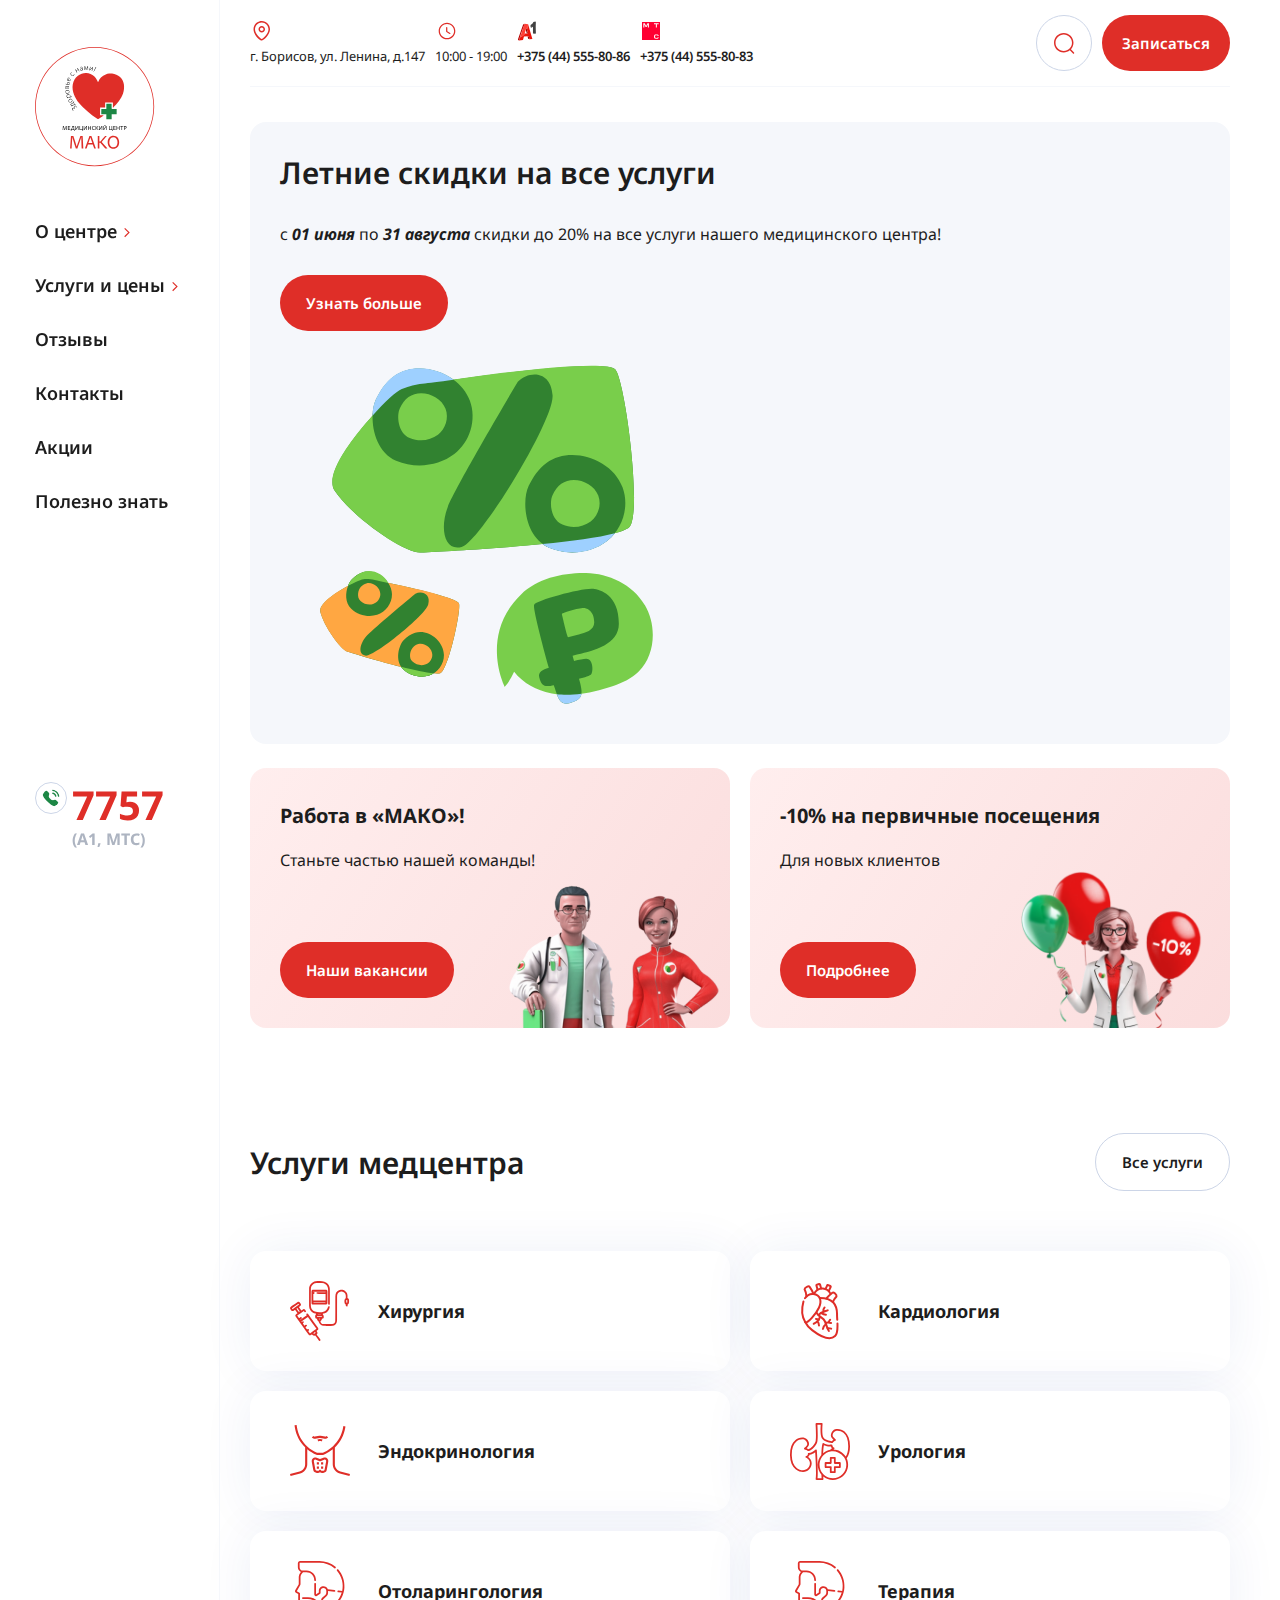
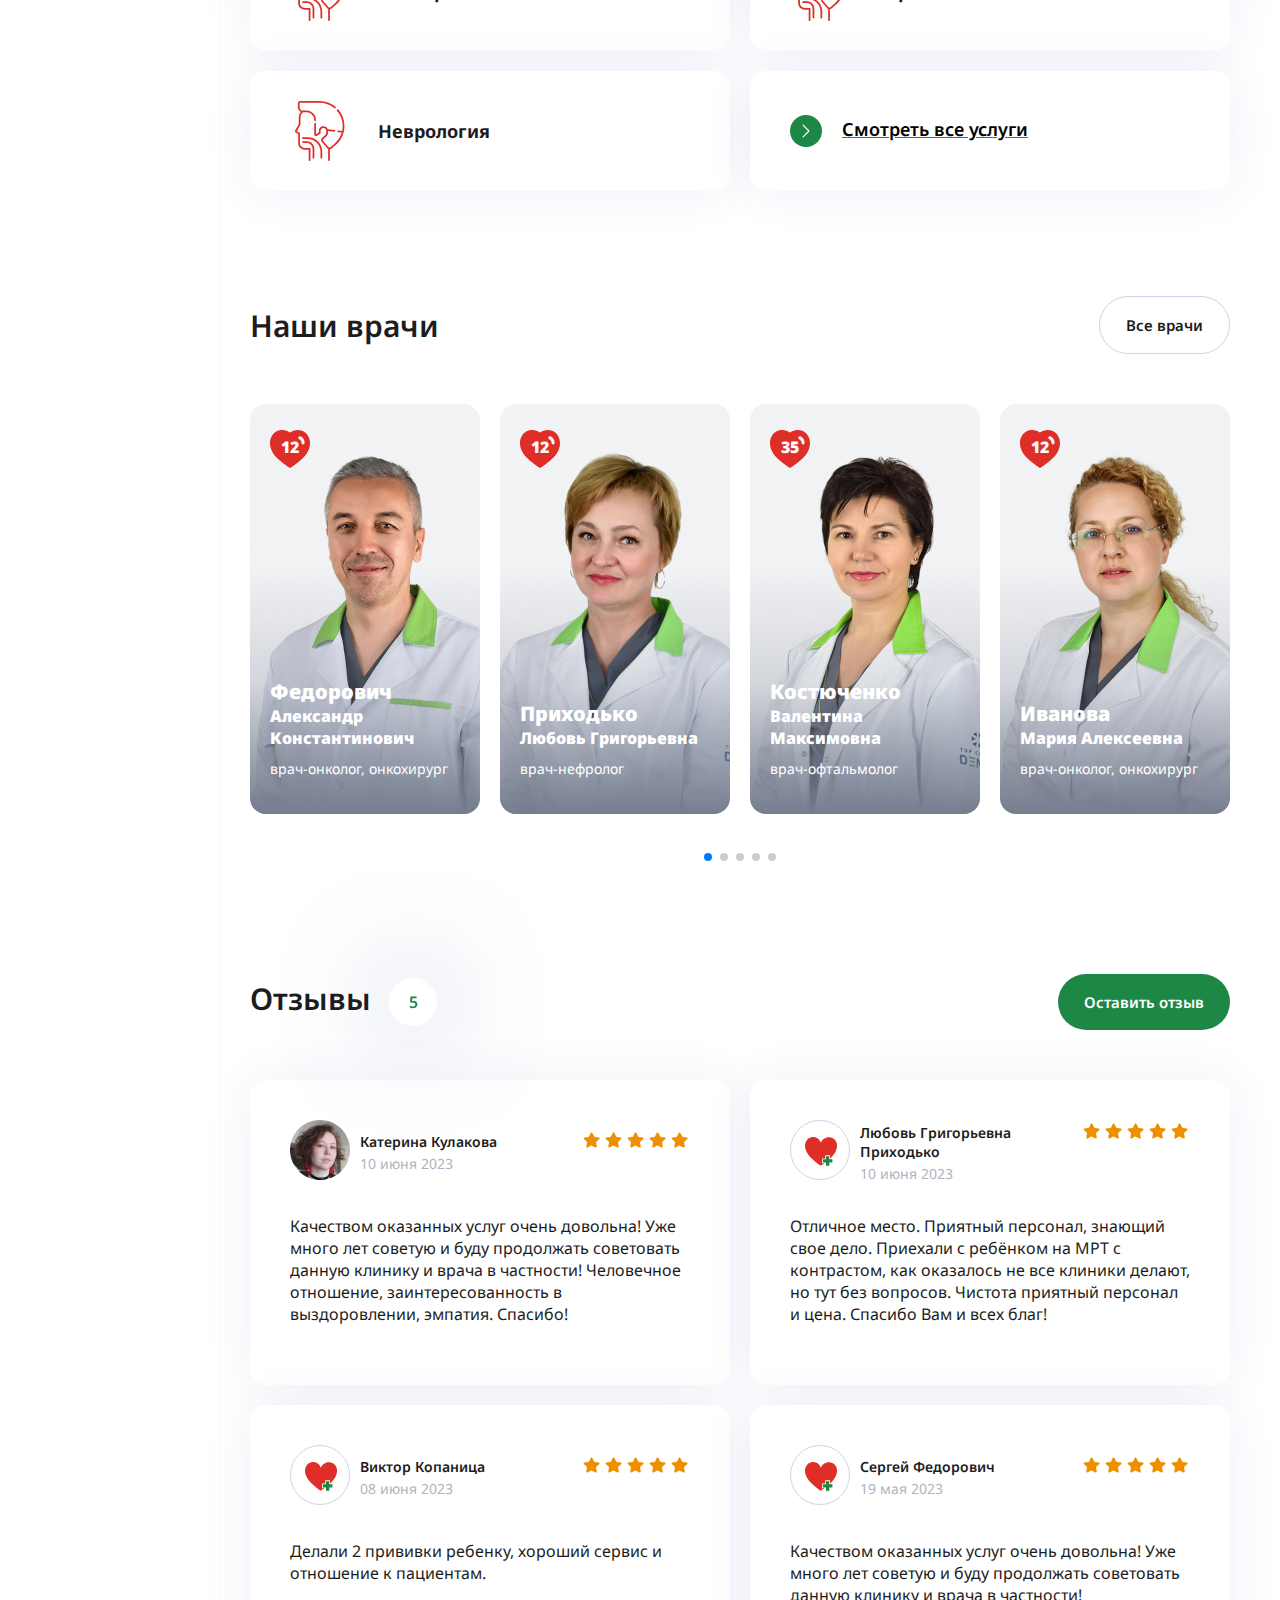
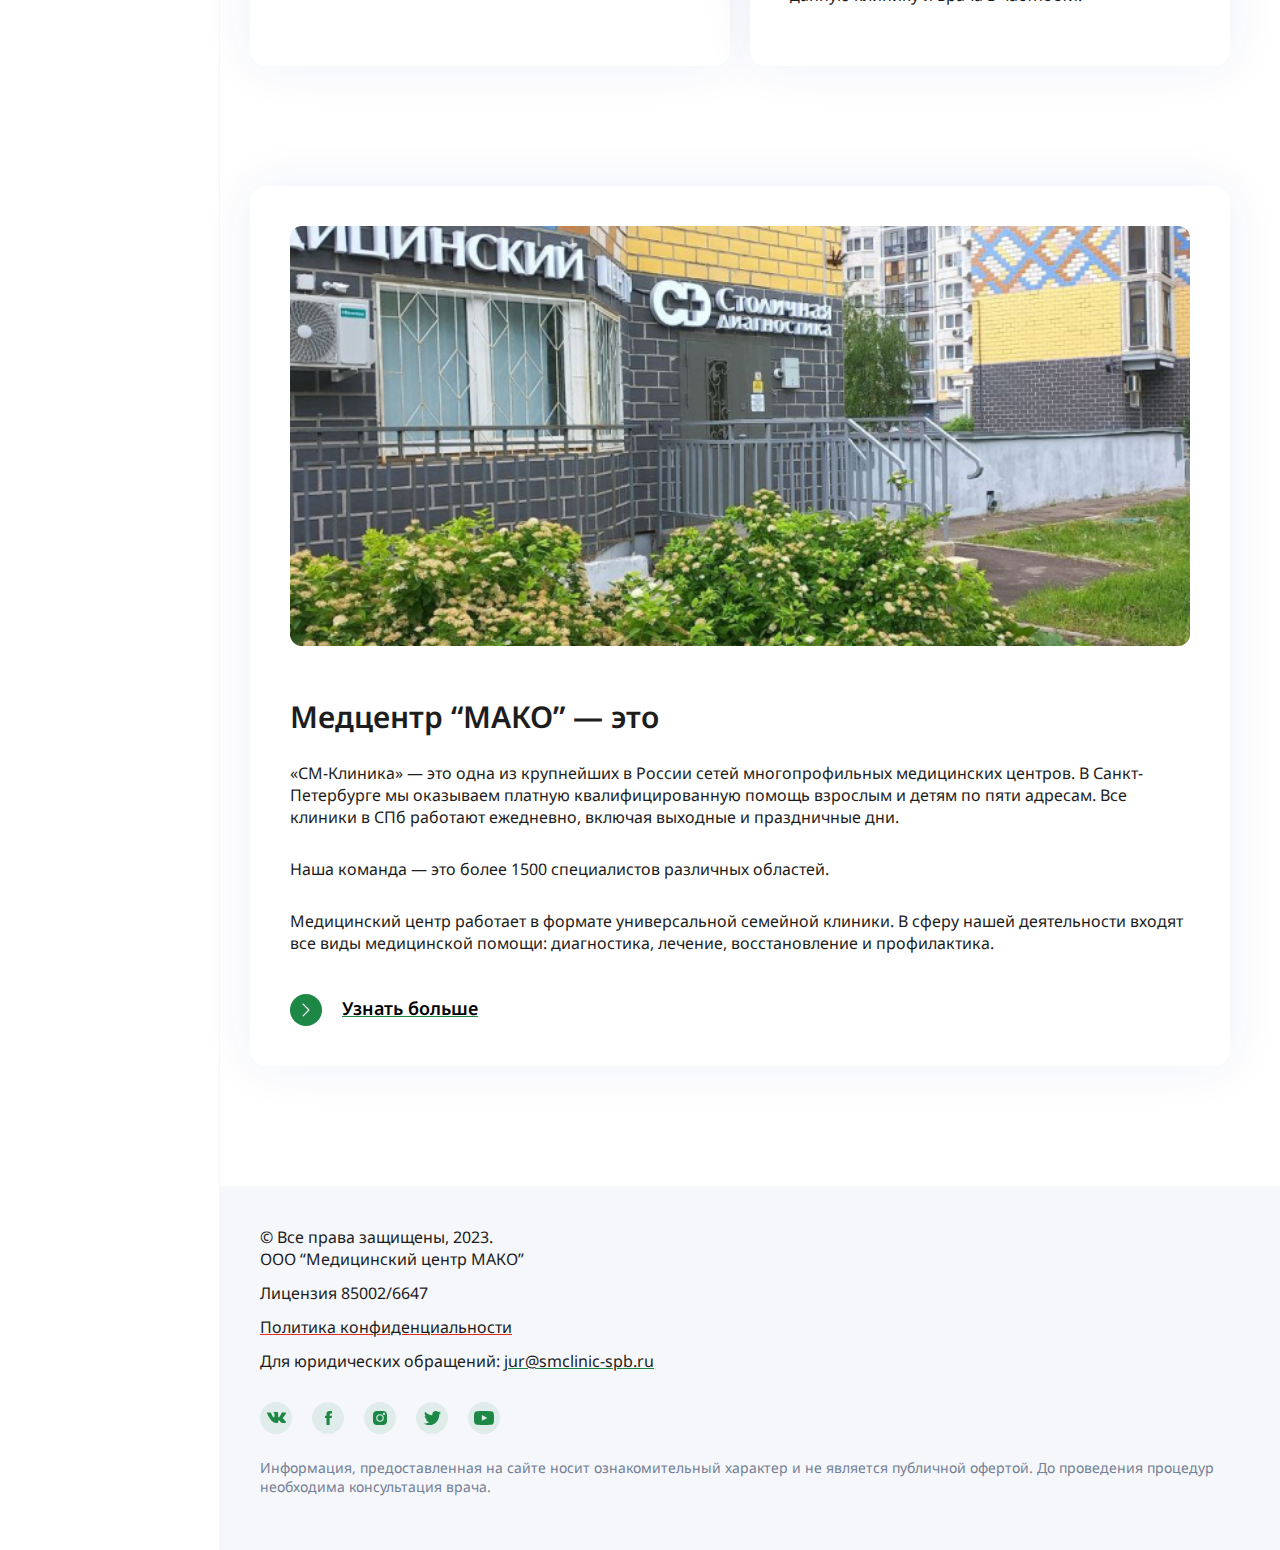
<file: index.html>
<!DOCTYPE html>
<html lang="ru">
  <head>
    <meta charset="UTF-8" />
    <meta name="viewport" content="width=device-width, initial-scale=1.0" />
    <link rel="icon" href="favicon.png" />
    <link rel="preconnect" href="https://fonts.googleapis.com" />
    <link rel="preconnect" href="https://fonts.gstatic.com" crossorigin />
    <link
      href="https://fonts.googleapis.com/css2?family=Noto+Sans:wght@400;500;600;700&display=swap"
      rel="stylesheet" />
    <link rel="stylesheet" href="css/swiper-bundle.min.css" />
    <link rel="stylesheet" href="css/magnific-popup.css" />
    <link rel="stylesheet" href="css/style.min.css" />
    <title>Главная - МАКО</title>
  </head>
  <body>
    <div class="wrapper">
      <aside class="aside">
        <div class="aside__float scroll">
          <a href="/" class="logo">
            <img src="img/logo.svg" width="134" height="134" alt="Лого" />
          </a>
          <nav class="nav">
            <ul class="nav__list">
              <li class="nav__list--item">
                <div class="dropdown__button--container">
                  <a href="" class="dropdown__button">О центре</a>
                  <i class="arrow">развернуть</i>
                </div>
                <div class="nav__list--dropdown">
                  <a href="">О нас</a>
                  <a href="">История</a>
                </div>
              </li>
              <li class="nav__list--item">
                <div class="dropdown__button--container">
                  <a class="dropdown__button">Услуги и цены</a>
                  <i class="arrow">развернуть</i>
                </div>
                <div class="nav__list--dropdown">
                  <a href="service.html">Услуга 1</a>
                  <a href="">История</a>
                </div>
              </li>
              <li class="nav__list--item"><a href="review.html">Отзывы</a></li>
              <li class="nav__list--item"><a href="contact.html">Контакты</a></li>
              <li class="nav__list--item"><a href="promo-list.html">Акции</a></li>
              <li class="nav__list--item"><a href="">Полезно знать</a></li>
            </ul>
          </nav>
          <div class="aside__tel">
            <img src="img/icons/phone.svg" class="aside__tel--icon" alt="" />
            <div class="aside__tel--right">
              <a href="tel:7757" class="aside__tel--number">7757</a>
              <span class="aside__tel--operator">(А1, МТС)</span>
            </div>
          </div>
        </div>
      </aside>
      <div class="content">
        <main class="main">
          <!-- шапка на мобильных - сюда перекидываются блоки в скриптах -->
          <div class="main__header">
            <div class="main__header--top">
              <a href="/" class="logo">
                <img src="img/logo-mob.svg" width="124" height="45" alt="Лого" />
              </a>
              <div class="burger"></div>
            </div>
            <div class="main__header--list">
              <div class="main__header--list-links"></div>
              <div class="main__header--list-action"></div>
              <div class="main__header--list-contact"></div>
            </div>
          </div>

          <div class="main__top">
            <div class="main__top--left">
              <div class="main__top--item">
                <img src="img/icons/location.svg" class="main__top--item-img" width="24" height="24" alt="" />
                <span>г. Борисов, ул. Ленина, д.147</span>
              </div>
              <div class="main__top--item">
                <img src="img/icons/time.svg" class="main__top--item-img" width="24" height="24" alt="" />
                <span>
                  <span class="desktop-only">Сегодня:&nbsp;</span>
                  10:00 - 19:00
                </span>
              </div>
              <div class="main__top--item">
                <img src="img/icons/a1.svg" class="main__top--item-img" width="20" height="22" alt="" />
                <a href="tel:+375445558086">+375 (44) 555-80-86</a>
              </div>
              <div class="main__top--item">
                <img src="img/icons/mts.svg" class="main__top--item-img" width="22" height="22" alt="" />
                <a href="tel:+375445558083">+375 (44) 555-80-83</a>
              </div>
            </div>
            <div class="main__top--right">
              <form class="search" action="">
                <button class="search__button search__button--top" type="submit">Поиск</button>
                <input type="text" class="search__input" placeholder="Введите ваш поисковой запрос" />
              </form>
              <a href="" class="button">
                Записаться
                <span class="desktop-only">&nbsp;на прием</span>
              </a>
            </div>
          </div>

          <section class="offer-compact__section">
            <div class="offer__row">
              <div class="promo__offer--box">
                <div class="promo__offer--box-text">
                  <h3 class="h2">Летние скидки на все услуги</h3>
                  <p class="text">
                    с
                    <span class="highlight">01 июня</span>
                    по
                    <b><i>31 августа</i></b>
                    скидки до 20% на все услуги нашего медицинского центра!
                  </p>
                  <a href="" class="button">Узнать больше</a>
                </div>
                <div class="promo__offer--img">
                  <img src="img/promo/promo-art.svg" alt="Иллюстрация" />
                </div>
              </div>
              <div class="offer__col">
                <div class="offer__card">
                  <p class="offer__card--name">Работа в «МАКО»!</p>
                  <p class="text">Станьте частью нашей команды!</p>
                  <a href="" class="button">Наши вакансии</a>
                  <img src="img/offer-1.png" class="offer__card--img" alt="" />
                </div>
                <div class="offer__card">
                  <p class="offer__card--name">-10% на первичные посещения</p>
                  <p class="text">Для новых клиентов</p>
                  <a href="" class="button">Подробнее</a>
                  <img src="img/offer-2.png" class="offer__card--img" alt="" />
                </div>
              </div>
            </div>
          </section>

          <section class="service-compact__section">
            <div class="heading">
              <h2 class="h2">Услуги медцентра</h2>
              <a href="" class="button button--white">Все услуги</a>
            </div>
            <div class="service__grid">
              <a href="" class="service__card">
                <div class="service__card--heading">
                  <img src="img/icons/service/icon-1.svg" class="service__icon" alt="" />
                  <span class="service__card--heading-name">Хирургия</span>
                </div>
              </a>
              <a href="" class="service__card">
                <div class="service__card--heading">
                  <img src="img/icons/service/icon-2.svg" class="service__icon" alt="" />
                  <span class="service__card--heading-name">Кардиология</span>
                </div>
              </a>
              <a href="" class="service__card">
                <div class="service__card--heading">
                  <img src="img/icons/service/icon-3.svg" class="service__icon" alt="" />
                  <span class="service__card--heading-name">Эндокринология</span>
                </div>
              </a>
              <a href="" class="service__card">
                <div class="service__card--heading">
                  <img src="img/icons/service/icon-5.svg" class="service__icon" alt="" />
                  <span class="service__card--heading-name">Урология</span>
                </div>
              </a>
              <a href="" class="service__card">
                <div class="service__card--heading">
                  <img src="img/icons/service/icon-6.svg" class="service__icon" alt="" />
                  <span class="service__card--heading-name">Отоларингология</span>
                </div>
              </a>
              <a href="" class="service__card">
                <div class="service__card--heading">
                  <img src="img/icons/service/icon-6.svg" class="service__icon" alt="" />
                  <span class="service__card--heading-name">Терапия</span>
                </div>
              </a>
              <a href="" class="service__card">
                <div class="service__card--heading">
                  <img src="img/icons/service/icon-6.svg" class="service__icon" alt="" />
                  <span class="service__card--heading-name">Неврология</span>
                </div>
              </a>
              <a href="" class="service__card">
                <div class="service__card--heading">
                  <span class="link--more">Смотреть все услуги</span>
                </div>
              </a>
            </div>
          </section>

          <section class="doctor-swiper__section">
            <div class="heading">
              <h1 class="h2">Наши врачи</h1>
              <a href="doctor-list.html" class="button button--white">Все врачи</a>
            </div>
            <div class="doctor-swiper__container">
              <div class="swiper doctor-swiper">
                <div class="swiper-wrapper">
                  <div class="swiper-slide">
                    <a href="" class="doctor-list__card">
                      <span class="doctor-list__heart">12</span>
                      <img src="img/doctor/fedorovic.png" class="doctor-list__img" alt="" />
                      <span class="doctor-list__data">
                        <span class="doctor-list__surname">Федорович</span>
                        <span class="doctor-list__name">Александр Константинович</span>
                        <span class="doctor-list__role">врач-онколог, онкохирург</span>
                      </span>
                    </a>
                  </div>
                  <div class="swiper-slide">
                    <a href="" class="doctor-list__card">
                      <span class="doctor-list__heart">12</span>
                      <img src="img/doctor/prichodko.png" class="doctor-list__img" alt="" />
                      <span class="doctor-list__data">
                        <span class="doctor-list__surname">Приходько</span>
                        <span class="doctor-list__name">Любовь Григорьевна</span>
                        <span class="doctor-list__role">врач-нефролог</span>
                      </span>
                    </a>
                  </div>
                  <div class="swiper-slide">
                    <a href="" class="doctor-list__card">
                      <span class="doctor-list__heart">35</span>
                      <img src="img/doctor/kostyuchenko.png" class="doctor-list__img" alt="" />
                      <span class="doctor-list__data">
                        <span class="doctor-list__surname">Костюченко</span>
                        <span class="doctor-list__name">Валентина Максимовна</span>
                        <span class="doctor-list__role">врач-офтальмолог</span>
                      </span>
                    </a>
                  </div>
                  <div class="swiper-slide">
                    <a href="" class="doctor-list__card">
                      <span class="doctor-list__heart">12</span>
                      <img src="img/doctor/ivanova.png" class="doctor-list__img" alt="" />
                      <span class="doctor-list__data">
                        <span class="doctor-list__surname">Иванова</span>
                        <span class="doctor-list__name">Мария Алексеевна</span>
                        <span class="doctor-list__role">врач-онколог, онкохирург</span>
                      </span>
                    </a>
                  </div>
                  <div class="swiper-slide">
                    <a href="" class="doctor-list__card">
                      <span class="doctor-list__heart">12</span>
                      <img src="img/doctor/ivanova.png" class="doctor-list__img" alt="" />
                      <span class="doctor-list__data">
                        <span class="doctor-list__surname">Иванова</span>
                        <span class="doctor-list__name">Мария Алексеевна</span>
                        <span class="doctor-list__role">врач-онколог, онкохирург</span>
                      </span>
                    </a>
                  </div>
                </div>
              </div>

              <div class="swiper-pagination doctor-swiper__pagination"></div>
            </div>
          </section>

          <section class="review__section">
            <div class="heading">
              <h2 class="h2">
                Отзывы
                <span class="circle">5</span>
              </h2>
              <a href="" class="button button--green">Оставить отзыв</a>
            </div>
            <div class="review__grid">
              <div class="review__card">
                <div class="review__card--top">
                  <div class="review__card--top-img">
                    <img src="img/review/katerina.png" alt="Фото клиента" />
                  </div>
                  <div class="review__card--top-info">
                    <div class="review__card--top-text">
                      <p class="review__card--top-name">Катерина Кулакова</p>
                      <p class="review__card--top-date">10 июня 2023</p>
                    </div>
                    <div class="review__card--top-stars">
                      <img src="img/icons/star.svg" alt="Звезда" />
                      <img src="img/icons/star.svg" alt="Звезда" />
                      <img src="img/icons/star.svg" alt="Звезда" />
                      <img src="img/icons/star.svg" alt="Звезда" />
                      <img src="img/icons/star.svg" alt="Звезда" />
                    </div>
                  </div>
                </div>
                <div class="review__card--text">
                  Качеством оказанных услуг очень довольна! Уже много лет советую и буду продолжать советовать данную
                  клинику и врача в частности! Человечное отношение, заинтересованность в выздоровлении, эмпатия.
                  Спасибо!
                </div>
              </div>
              <div class="review__card">
                <div class="review__card--top">
                  <div class="review__card--top-img">
                    <img src="img/review/noname.svg" alt="Фото клиента" />
                  </div>
                  <div class="review__card--top-info">
                    <div class="review__card--top-text">
                      <p class="review__card--top-name">Любовь Григорьевна Приходько</p>
                      <p class="review__card--top-date">10 июня 2023</p>
                    </div>
                    <div class="review__card--top-stars">
                      <img src="img/icons/star.svg" alt="Звезда" />
                      <img src="img/icons/star.svg" alt="Звезда" />
                      <img src="img/icons/star.svg" alt="Звезда" />
                      <img src="img/icons/star.svg" alt="Звезда" />
                      <img src="img/icons/star.svg" alt="Звезда" />
                    </div>
                  </div>
                </div>
                <div class="review__card--text">
                  Отличное место. Приятный персонал, знающий свое дело. Приехали с ребёнком на МРТ с контрастом, как
                  оказалось не все клиники делают, но тут без вопросов. Чистота приятный персонал и цена. Спасибо Вам и
                  всех благ!
                </div>
              </div>
              <div class="review__card">
                <div class="review__card--top">
                  <div class="review__card--top-img">
                    <img src="img/review/noname.svg" alt="Фото клиента" />
                  </div>
                  <div class="review__card--top-info">
                    <div class="review__card--top-text">
                      <p class="review__card--top-name">Виктор Копаница</p>
                      <p class="review__card--top-date">08 июня 2023</p>
                    </div>
                    <div class="review__card--top-stars">
                      <img src="img/icons/star.svg" alt="Звезда" />
                      <img src="img/icons/star.svg" alt="Звезда" />
                      <img src="img/icons/star.svg" alt="Звезда" />
                      <img src="img/icons/star.svg" alt="Звезда" />
                      <img src="img/icons/star.svg" alt="Звезда" />
                    </div>
                  </div>
                </div>
                <div class="review__card--text">Делали 2 прививки ребенку, хороший сервис и отношение к пациентам.</div>
              </div>
              <div class="review__card">
                <div class="review__card--top">
                  <div class="review__card--top-img">
                    <img src="img/review/noname.svg" alt="Фото клиента" />
                  </div>
                  <div class="review__card--top-info">
                    <div class="review__card--top-text">
                      <p class="review__card--top-name">Сергей Федорович</p>
                      <p class="review__card--top-date">19 мая 2023</p>
                    </div>
                    <div class="review__card--top-stars">
                      <img src="img/icons/star.svg" alt="Звезда" />
                      <img src="img/icons/star.svg" alt="Звезда" />
                      <img src="img/icons/star.svg" alt="Звезда" />
                      <img src="img/icons/star.svg" alt="Звезда" />
                      <img src="img/icons/star.svg" alt="Звезда" />
                    </div>
                  </div>
                </div>
                <div class="review__card--text">
                  Качеством оказанных услуг очень довольна! Уже много лет советую и буду продолжать советовать данную
                  клинику и врача в частности!
                </div>
              </div>
            </div>
          </section>

          <section class="about__section">
            <div class="about__box">
              <div class="about__box--img">
                <img src="img/about.jpg" alt="Фото клиники" />
              </div>
              <div class="about__box--text">
                <h2 class="h2">Медцентр “МАКО” — это</h2>
                <p class="text">
                  «СМ‑Клиника» — это одна из крупнейших в России сетей многопрофильных медицинских центров. В
                  Санкт-Петербурге мы оказываем платную квалифицированную помощь взрослым и детям по пяти адресам. Все
                  клиники в СПб работают ежедневно, включая выходные и праздничные дни.
                </p>
                <p class="text">Наша команда — это более 1500 специалистов различных областей.</p>
                <p class="text">
                  Медицинский центр работает в формате универсальной семейной клиники. В сферу нашей деятельности входят
                  все виды медицинской помощи: диагностика, лечение, восстановление и профилактика.
                </p>
                <a href="" class="link--more">Узнать больше</a>
              </div>
            </div>
          </section>
        </main>
        <footer class="footer">
          <div class="container">
            <div class="footer__row">
              <p class="footer__point">
                © Все права защищены, 2023.
                <br />
                ООО “Медицинский центр МАКО”
              </p>
              <p class="footer__point">Лицензия 85002/6647</p>
              <p class="footer__point"><a href="">Политика конфиденциальности</a></p>
              <p class="footer__point">
                Для юридических обращений:
                <a href="mailto:jur@smclinic‑spb.ru">jur@smclinic‑spb.ru</a>
              </p>
            </div>
            <div class="footer__row">
              <div class="footer__social">
                <a href="" class="footer__social--link"><img src="img/icons/social/vk.svg" alt="" /></a>
                <a href="" class="footer__social--link"><img src="img/icons/social/fb.svg" alt="" /></a>
                <a href="" class="footer__social--link"><img src="img/icons/social/instagram.svg" alt="" /></a>
                <a href="" class="footer__social--link"><img src="img/icons/social/twitter.svg" alt="" /></a>
                <a href="" class="footer__social--link"><img src="img/icons/social/youtube.svg" alt="" /></a>
              </div>
              <p class="footer__text">
                Информация, предоставленная на сайте носит ознакомительный характер и не является публичной офертой. До
                проведения процедур необходима консультация врача.
              </p>
            </div>
          </div>
        </footer>
      </div>
    </div>

    <script src="js/jquery-3.7.0.min.js"></script>
    <script src="js/jquery.validate.min.js"></script>
    <script src="js/localization/messages_ru.min.js"></script>
    <script src="js/swiper-bundle.min.js"></script>
    <script src="js/jquery.magnific-popup.min.js"></script>
    <script src="js/scripts.js"></script>
  </body>
</html>
</file>
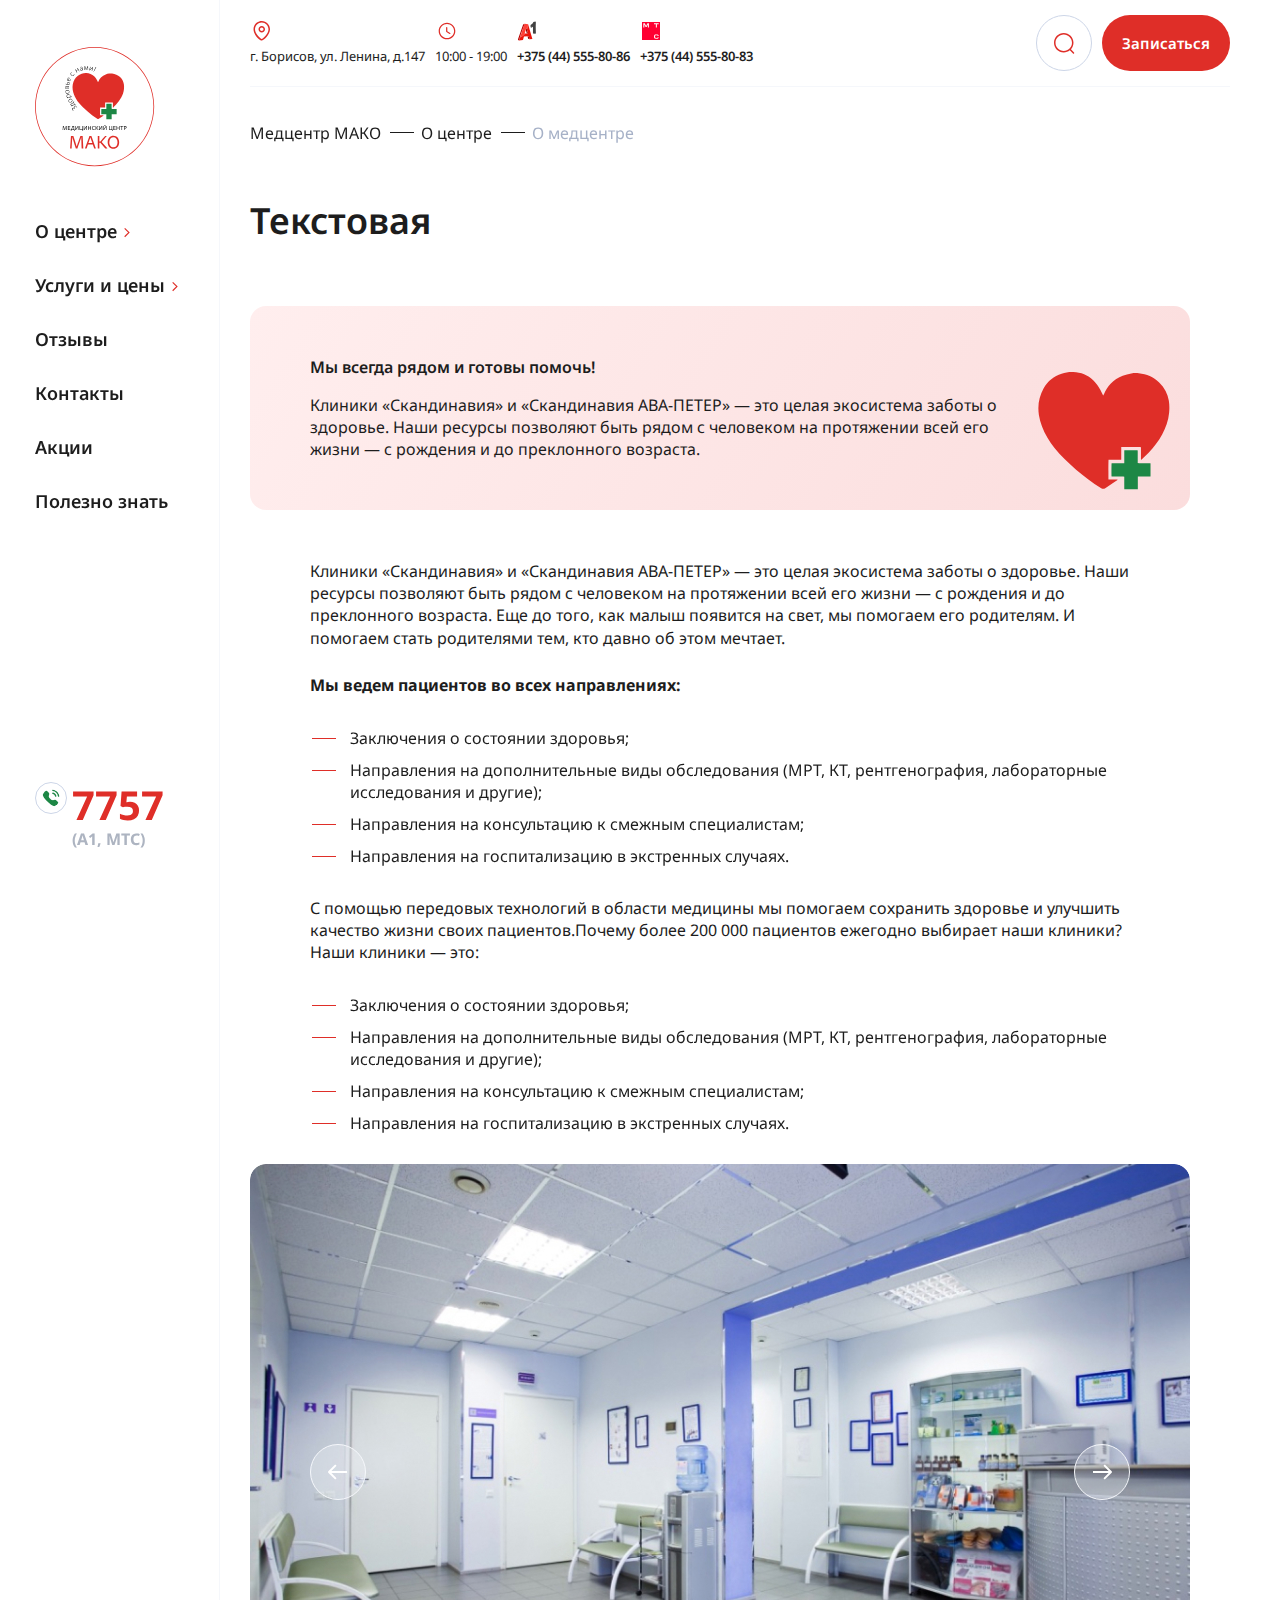
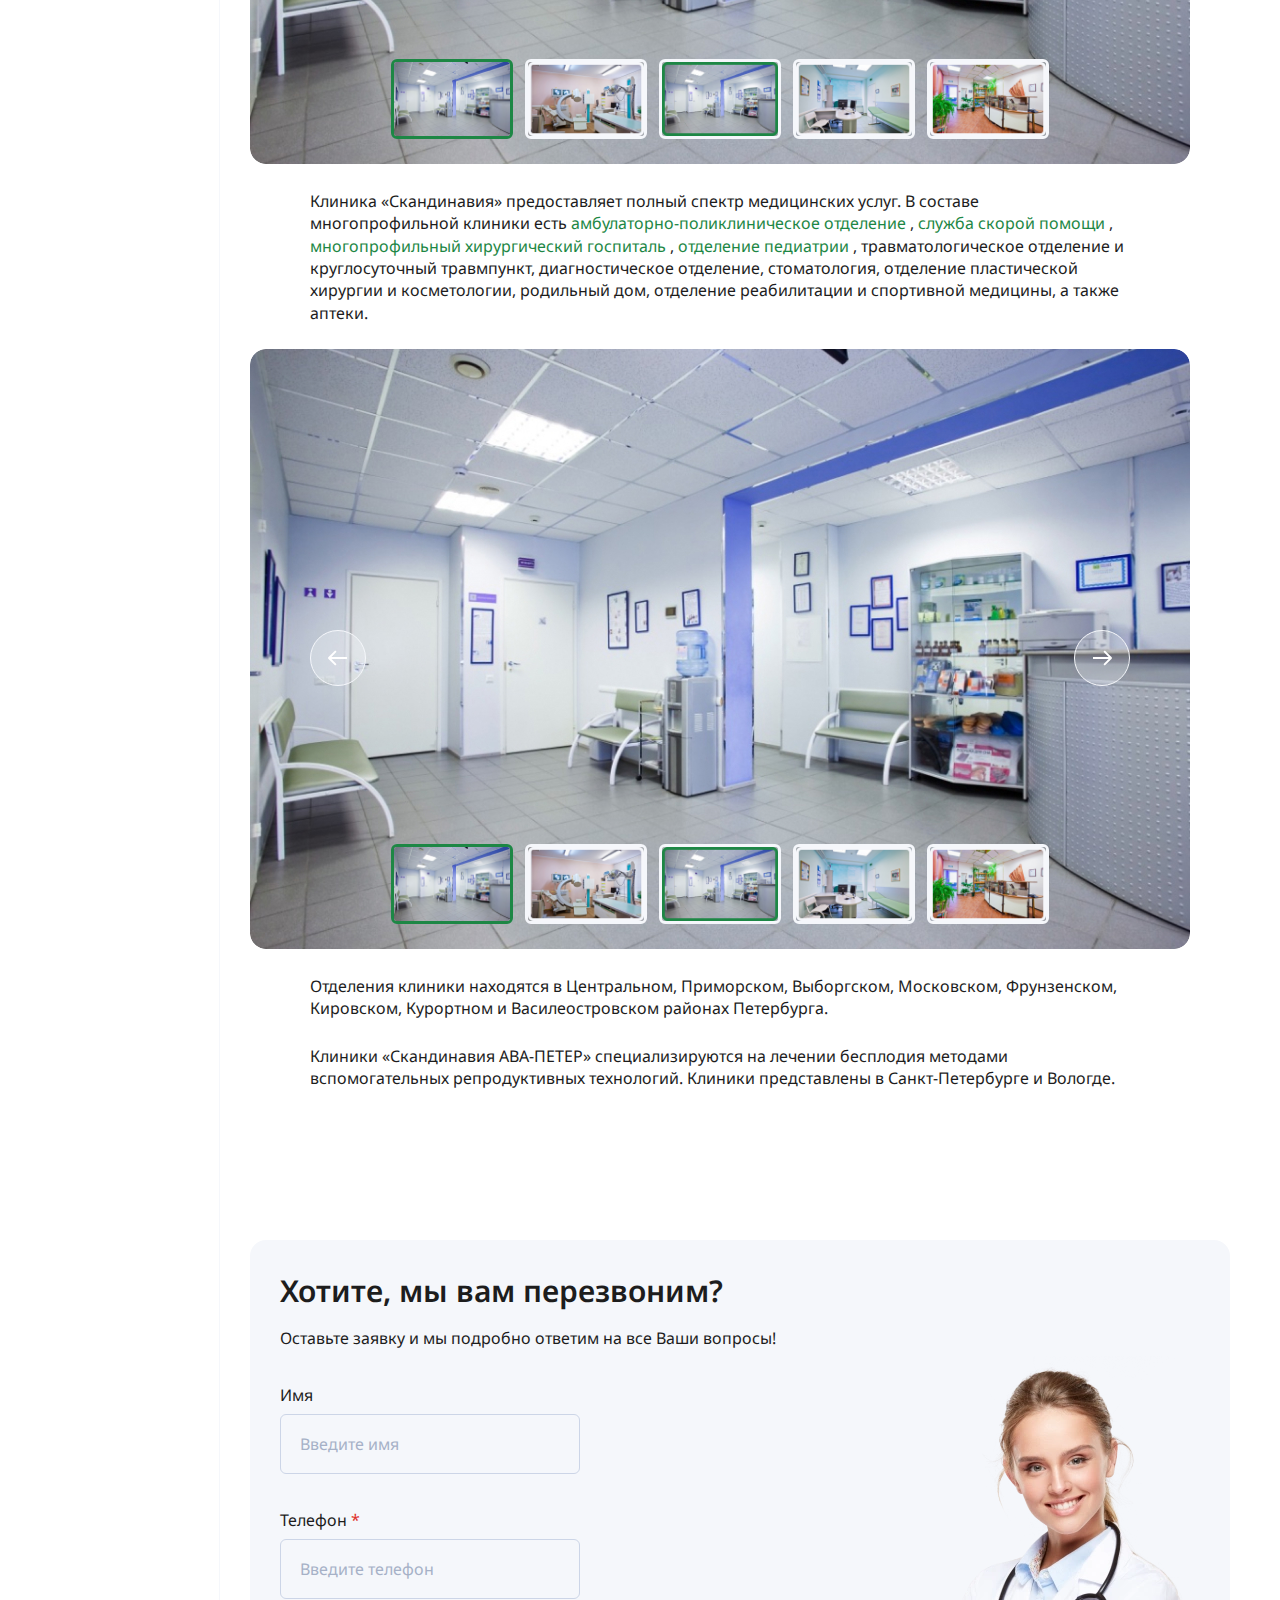
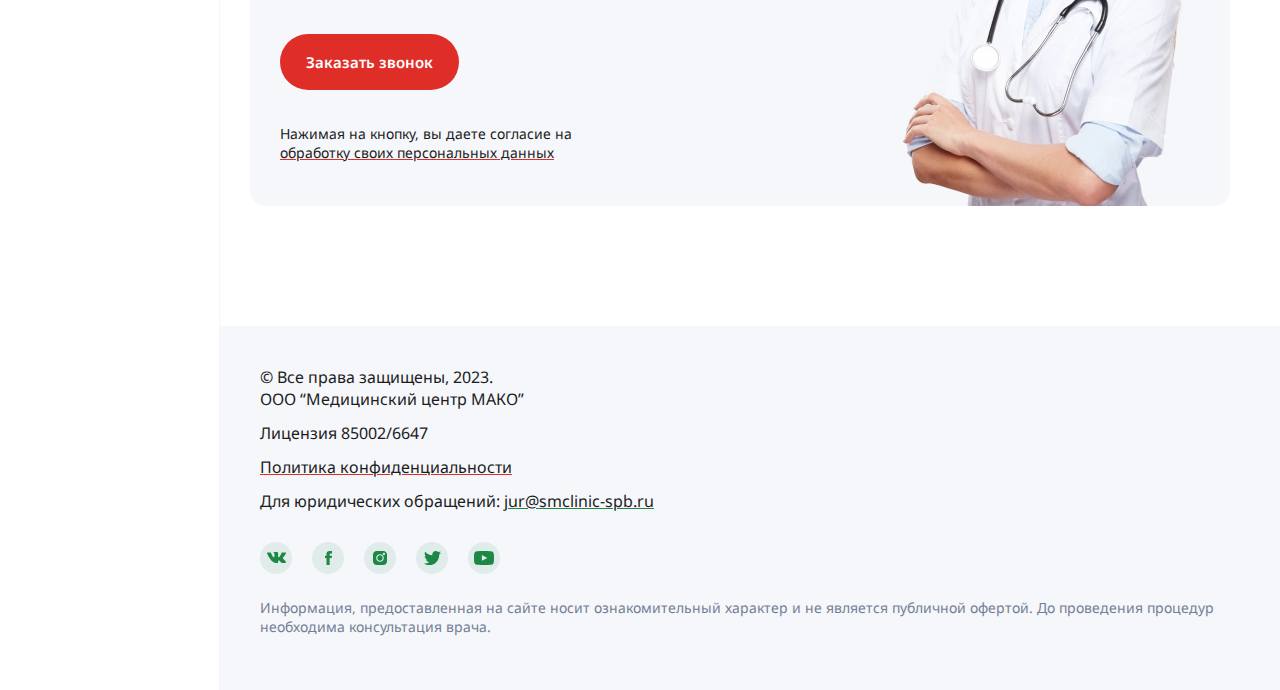
<file: article.html>
<!DOCTYPE html>
<html lang="ru">
  <head>
    <meta charset="UTF-8" />
    <meta name="viewport" content="width=device-width, initial-scale=1.0" />
    <link rel="icon" href="favicon.png" />
    <link rel="preconnect" href="https://fonts.googleapis.com" />
    <link rel="preconnect" href="https://fonts.gstatic.com" crossorigin />
    <link
      href="https://fonts.googleapis.com/css2?family=Noto+Sans:wght@400;500;600;700&display=swap"
      rel="stylesheet" />
    <link rel="stylesheet" href="css/swiper-bundle.min.css" />
    <link rel="stylesheet" href="css/magnific-popup.css" />
    <link rel="stylesheet" href="css/style.min.css" />
    <title>О центре - МАКО</title>
  </head>
  <body>
    <div class="wrapper">
      <aside class="aside">
        <div class="aside__float scroll">
          <a href="/" class="logo">
            <img src="img/logo.svg" width="134" height="134" alt="Лого" />
          </a>
          <nav class="nav">
            <ul class="nav__list">
              <li class="nav__list--item">
                <div class="dropdown__button--container">
                  <a href="" class="dropdown__button">О центре</a>
                  <i class="arrow">развернуть</i>
                </div>
                <div class="nav__list--dropdown">
                  <a href="">О нас</a>
                  <a href="">История</a>
                </div>
              </li>
              <li class="nav__list--item">
                <div class="dropdown__button--container">
                  <a class="dropdown__button">Услуги и цены</a>
                  <i class="arrow">развернуть</i>
                </div>
                <div class="nav__list--dropdown">
                  <a href="service.html">Услуга 1</a>
                  <a href="">История</a>
                </div>
              </li>
              <li class="nav__list--item"><a href="review.html">Отзывы</a></li>
              <li class="nav__list--item"><a href="contact.html">Контакты</a></li>
              <li class="nav__list--item"><a href="promo-list.html">Акции</a></li>
              <li class="nav__list--item"><a href="">Полезно знать</a></li>
            </ul>
          </nav>
          <div class="aside__tel">
            <img src="img/icons/phone.svg" class="aside__tel--icon" alt="" />
            <div class="aside__tel--right">
              <a href="tel:7757" class="aside__tel--number">7757</a>
              <span class="aside__tel--operator">(А1, МТС)</span>
            </div>
          </div>
        </div>
      </aside>
      <div class="content">
        <main class="main">
          <!-- шапка на мобильных - сюда перекидываются блоки в скриптах -->
          <div class="main__header">
            <div class="main__header--top">
              <a href="/" class="logo">
                <img src="img/logo-mob.svg" width="124" height="45" alt="Лого" />
              </a>
              <div class="burger"></div>
            </div>
            <div class="main__header--list">
              <div class="main__header--list-links"></div>
              <div class="main__header--list-action"></div>
              <div class="main__header--list-contact"></div>
            </div>
          </div>

          <div class="main__top">
            <div class="main__top--left">
              <div class="main__top--item">
                <img src="img/icons/location.svg" class="main__top--item-img" width="24" height="24" alt="" />
                <span>г. Борисов, ул. Ленина, д.147</span>
              </div>
              <div class="main__top--item">
                <img src="img/icons/time.svg" class="main__top--item-img" width="24" height="24" alt="" />
                <span>
                  <span class="desktop-only">Сегодня:&nbsp;</span>
                  10:00 - 19:00
                </span>
              </div>
              <div class="main__top--item">
                <img src="img/icons/a1.svg" class="main__top--item-img" width="20" height="22" alt="" />
                <a href="tel:+375445558086">+375 (44) 555-80-86</a>
              </div>
              <div class="main__top--item">
                <img src="img/icons/mts.svg" class="main__top--item-img" width="22" height="22" alt="" />
                <a href="tel:+375445558083">+375 (44) 555-80-83</a>
              </div>
            </div>
            <div class="main__top--right">
              <form class="search" action="">
                <button class="search__button search__button--top" type="submit">Поиск</button>
                <input type="text" class="search__input" placeholder="Введите ваш поисковой запрос" />
              </form>
              <a href="" class="button">
                Записаться
                <span class="desktop-only">&nbsp;на прием</span>
              </a>
            </div>
          </div>
          <ul class="breadcrumbs">
            <li class="breadcrumbs__item">
              <a href="">Медцентр МАКО</a>
            </li>
            <li class="breadcrumbs__item">
              <a href="">О центре</a>
            </li>
            <li class="breadcrumbs__item">
              <span>О медцентре</span>
            </li>
          </ul>

          <article class="article">
            <h1 class="h1">Текстовая</h1>
            <div class="article__note">
              <img src="img/icons/heart-plus.svg" class="article__note--img article__note--img" alt="">
              <h3 class="h3">Мы всегда рядом и готовы помочь!</h3>
              <div class="article__note--text">
                <p>
                  Клиники «Скандинавия» и «Скандинавия АВА-ПЕТЕР» ― это целая экосистема заботы о здоровье. Наши ресурсы
                  позволяют быть рядом с человеком на протяжении всей его жизни ― с рождения и до преклонного возраста.
                </p>
              </div>
            </div>

            <div class="article__body">
              <p>
                Клиники «Скандинавия» и «Скандинавия АВА-ПЕТЕР» ― это целая экосистема заботы о здоровье. Наши ресурсы
                позволяют быть рядом с человеком на протяжении всей его жизни ― с рождения и до преклонного возраста.
                Еще до того, как малыш появится на свет, мы помогаем его родителям. И помогаем стать родителями тем, кто
                давно об этом мечтает.
              </p>

              <p><b>Мы ведем пациентов во всех направлениях:</b></p>
              <ul class="list">
                <li>Заключения о состоянии здоровья;</li>
                <li>
                  Направления на дополнительные виды обследования (МРТ, КТ, рентгенография, лабораторные исследования и
                  другие);
                </li>
                <li>Направления на консультацию к смежным специалистам;</li>
                <li>Направления на госпитализацию в экстренных случаях.</li>
              </ul>

              <p>
                С помощью передовых технологий в области медицины мы помогаем сохранить здоровье и улучшить качество
                жизни своих пациентов.Почему более 200 000 пациентов ежегодно выбирает наши клиники? Наши клиники — это:
              </p>

              <ul class="list">
                <li>Заключения о состоянии здоровья;</li>
                <li>
                  Направления на дополнительные виды обследования (МРТ, КТ, рентгенография, лабораторные исследования и
                  другие);
                </li>
                <li>Направления на консультацию к смежным специалистам;</li>
                <li>Направления на госпитализацию в экстренных случаях.</li>
              </ul>

              <div class="swiper photo-swiper">
                <div class="swiper-wrapper">
                  <div class="swiper-slide">
                    <img src="img/gallery/photo-1.jpg" class="photo-swiper__img" alt="" />
                  </div>
                  <div class="swiper-slide">
                    <img src="img/gallery/photo-2.jpg" class="photo-swiper__img" alt="" />
                  </div>
                  <div class="swiper-slide">
                    <img src="img/gallery/photo-3.jpg" class="photo-swiper__img" alt="" />
                  </div>
                  <div class="swiper-slide">
                    <img src="img/gallery/photo-4.jpg" class="photo-swiper__img" alt="" />
                  </div>
                  <div class="swiper-slide">
                    <img src="img/gallery/photo-5.jpg" class="photo-swiper__img" alt="" />
                  </div>
                  <div class="swiper-slide">
                    <img src="img/gallery/photo-6.jpg" class="photo-swiper__img" alt="" />
                  </div>
                </div>
                <div class="swiper-button-next"></div>
                <div class="swiper-button-prev"></div>
              </div>
              <div thumbsSlider class="swiper thumbs-swiper">
                <div class="swiper-wrapper">
                  <div class="swiper-slide">
                    <img src="img/gallery/photo-1.jpg" class="thumbs-swiper__img" alt="" />
                  </div>
                  <div class="swiper-slide">
                    <img src="img/gallery/photo-2.jpg" class="thumbs-swiper__img" alt="" />
                  </div>
                  <div class="swiper-slide">
                    <img src="img/gallery/photo-3.jpg" class="thumbs-swiper__img" alt="" />
                  </div>
                  <div class="swiper-slide">
                    <img src="img/gallery/photo-4.jpg" class="thumbs-swiper__img" alt="" />
                  </div>
                  <div class="swiper-slide">
                    <img src="img/gallery/photo-5.jpg" class="thumbs-swiper__img" alt="" />
                  </div>
                  <div class="swiper-slide">
                    <img src="img/gallery/photo-6.jpg" class="thumbs-swiper__img" alt="" />
                  </div>
                </div>
              </div>

              <p>
                Клиника «Скандинавия» предоставляет полный спектр медицинских услуг. В составе многопрофильной клиники
                есть
                <a href="">амбулаторно-поликлиническое отделение</a>
                ,
                <a href="">служба скорой помощи</a>
                ,
                <a href="">многопрофильный хирургический госпиталь</a>
                ,
                <a href="">отделение педиатрии</a>
                , травматологическое отделение и круглосуточный травмпункт, диагностическое отделение, стоматология,
                отделение пластической хирургии и косметологии, родильный дом, отделение реабилитации и спортивной
                медицины, а также аптеки.
              </p>

              <div class="swiper photo-swiper">
                <div class="swiper-wrapper">
                  <div class="swiper-slide">
                    <img src="img/gallery/photo-1.jpg" class="photo-swiper__img" alt="" />
                  </div>
                  <div class="swiper-slide">
                    <img src="img/gallery/photo-2.jpg" class="photo-swiper__img" alt="" />
                  </div>
                  <div class="swiper-slide">
                    <img src="img/gallery/photo-3.jpg" class="photo-swiper__img" alt="" />
                  </div>
                  <div class="swiper-slide">
                    <img src="img/gallery/photo-4.jpg" class="photo-swiper__img" alt="" />
                  </div>
                  <div class="swiper-slide">
                    <img src="img/gallery/photo-5.jpg" class="photo-swiper__img" alt="" />
                  </div>
                  <div class="swiper-slide">
                    <img src="img/gallery/photo-6.jpg" class="photo-swiper__img" alt="" />
                  </div>
                </div>
                <div class="swiper-button-next"></div>
                <div class="swiper-button-prev"></div>
              </div>
              <div thumbsSlider class="swiper thumbs-swiper">
                <div class="swiper-wrapper">
                  <div class="swiper-slide">
                    <img src="img/gallery/photo-1.jpg" class="thumbs-swiper__img" alt="" />
                  </div>
                  <div class="swiper-slide">
                    <img src="img/gallery/photo-2.jpg" class="thumbs-swiper__img" alt="" />
                  </div>
                  <div class="swiper-slide">
                    <img src="img/gallery/photo-3.jpg" class="thumbs-swiper__img" alt="" />
                  </div>
                  <div class="swiper-slide">
                    <img src="img/gallery/photo-4.jpg" class="thumbs-swiper__img" alt="" />
                  </div>
                  <div class="swiper-slide">
                    <img src="img/gallery/photo-5.jpg" class="thumbs-swiper__img" alt="" />
                  </div>
                  <div class="swiper-slide">
                    <img src="img/gallery/photo-6.jpg" class="thumbs-swiper__img" alt="" />
                  </div>
                </div>
              </div>

              <p>
                Отделения клиники находятся в Центральном, Приморском, Выборгском, Московском, Фрунзенском, Кировском,
                Курортном и Василеостровском районах Петербурга.
              </p>

              <p>
                Клиники «Скандинавия АВА-ПЕТЕР» специализируются на лечении бесплодия методами вспомогательных
                репродуктивных технологий. Клиники представлены в Санкт-Петербурге и Вологде.
              </p>
            </div>
          </article>

          <section class="call__section">
            <div class="call__box">
              <div class="call__textbox">
                <h2 class="h2">Хотите, мы вам перезвоним?</h2>
                <p class="text">Оставьте заявку и мы подробно ответим на все Ваши вопросы!</p>
              </div>
              <form action="" class="form" id="call-form">
                <div class="form__row">
                  <label class="form__label">
                    <span class="form__label--name">Имя</span>
                    <input type="text" class="form__label--input" placeholder="Введите имя" />
                  </label>
                  <label class="form__label">
                    <span class="form__label--name">
                      Телефон
                      <span class="form__label--required">*</span>
                    </span>
                    <input type="text" class="form__label--input" placeholder="Введите телефон" required />
                  </label>
                  <input type="submit" class="button" value="Заказать звонок" />
                </div>
                <p class="form__confirm">
                  Нажимая на кнопку, вы даете согласие на
                  <a href="">обработку своих персональных данных</a>
                </p>
              </form>
              <img src="img/call-back.png" class="call__img" alt="" />
            </div>
          </section>
        </main>
        <footer class="footer">
          <div class="container">
            <div class="footer__row">
              <p class="footer__point">
                © Все права защищены, 2023.
                <br />
                ООО “Медицинский центр МАКО”
              </p>
              <p class="footer__point">Лицензия 85002/6647</p>
              <p class="footer__point"><a href="">Политика конфиденциальности</a></p>
              <p class="footer__point">
                Для юридических обращений:
                <a href="mailto:jur@smclinic‑spb.ru">jur@smclinic‑spb.ru</a>
              </p>
            </div>
            <div class="footer__row">
              <div class="footer__social">
                <a href="" class="footer__social--link"><img src="img/icons/social/vk.svg" alt="" /></a>
                <a href="" class="footer__social--link"><img src="img/icons/social/fb.svg" alt="" /></a>
                <a href="" class="footer__social--link"><img src="img/icons/social/instagram.svg" alt="" /></a>
                <a href="" class="footer__social--link"><img src="img/icons/social/twitter.svg" alt="" /></a>
                <a href="" class="footer__social--link"><img src="img/icons/social/youtube.svg" alt="" /></a>
              </div>
              <p class="footer__text">
                Информация, предоставленная на сайте носит ознакомительный характер и не является публичной офертой. До
                проведения процедур необходима консультация врача.
              </p>
            </div>
          </div>
        </footer>
      </div>
    </div>
    <script src="js/jquery-3.7.0.min.js"></script>
    <script src="js/jquery.validate.min.js"></script>
    <script src="js/localization/messages_ru.min.js"></script>
    <script src="js/swiper-bundle.min.js"></script>
    <script src="js/jquery.magnific-popup.min.js"></script>
    <script src="js/scripts.js"></script>
  </body>
</html>
</file>
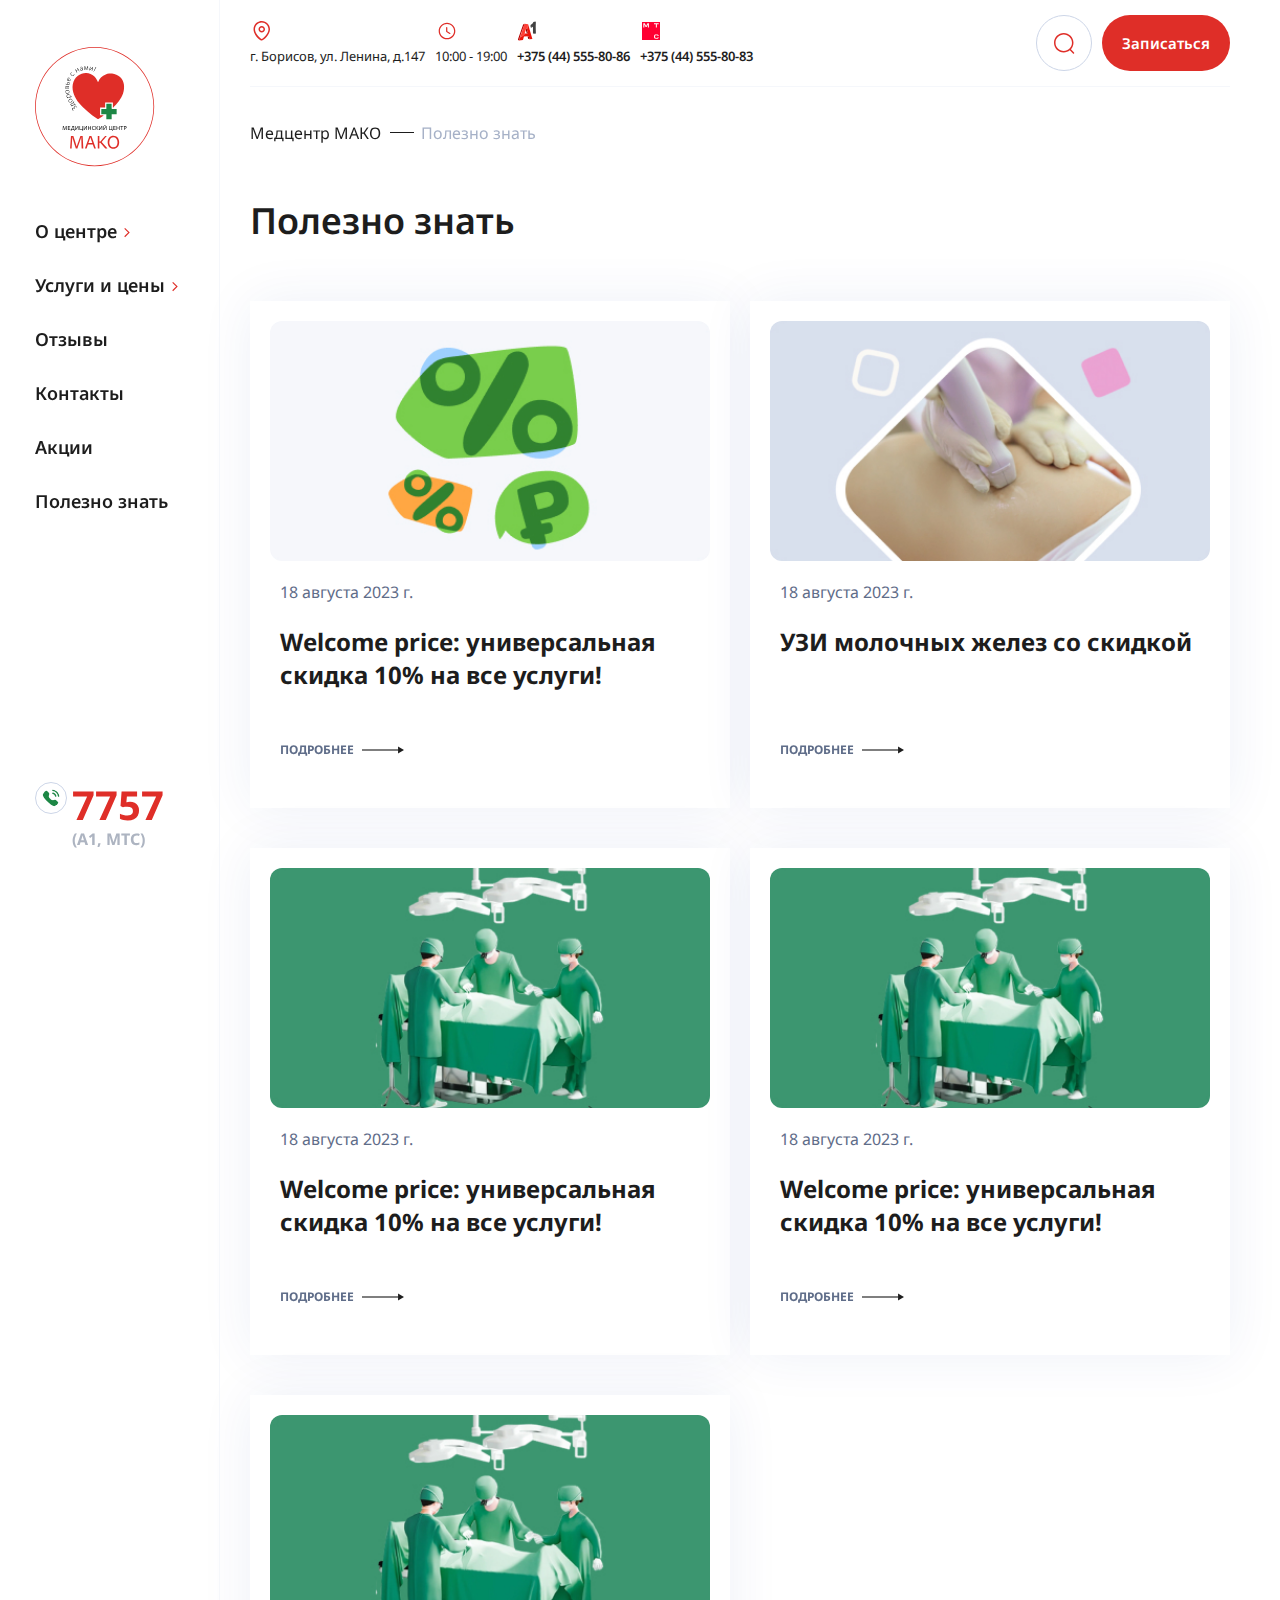
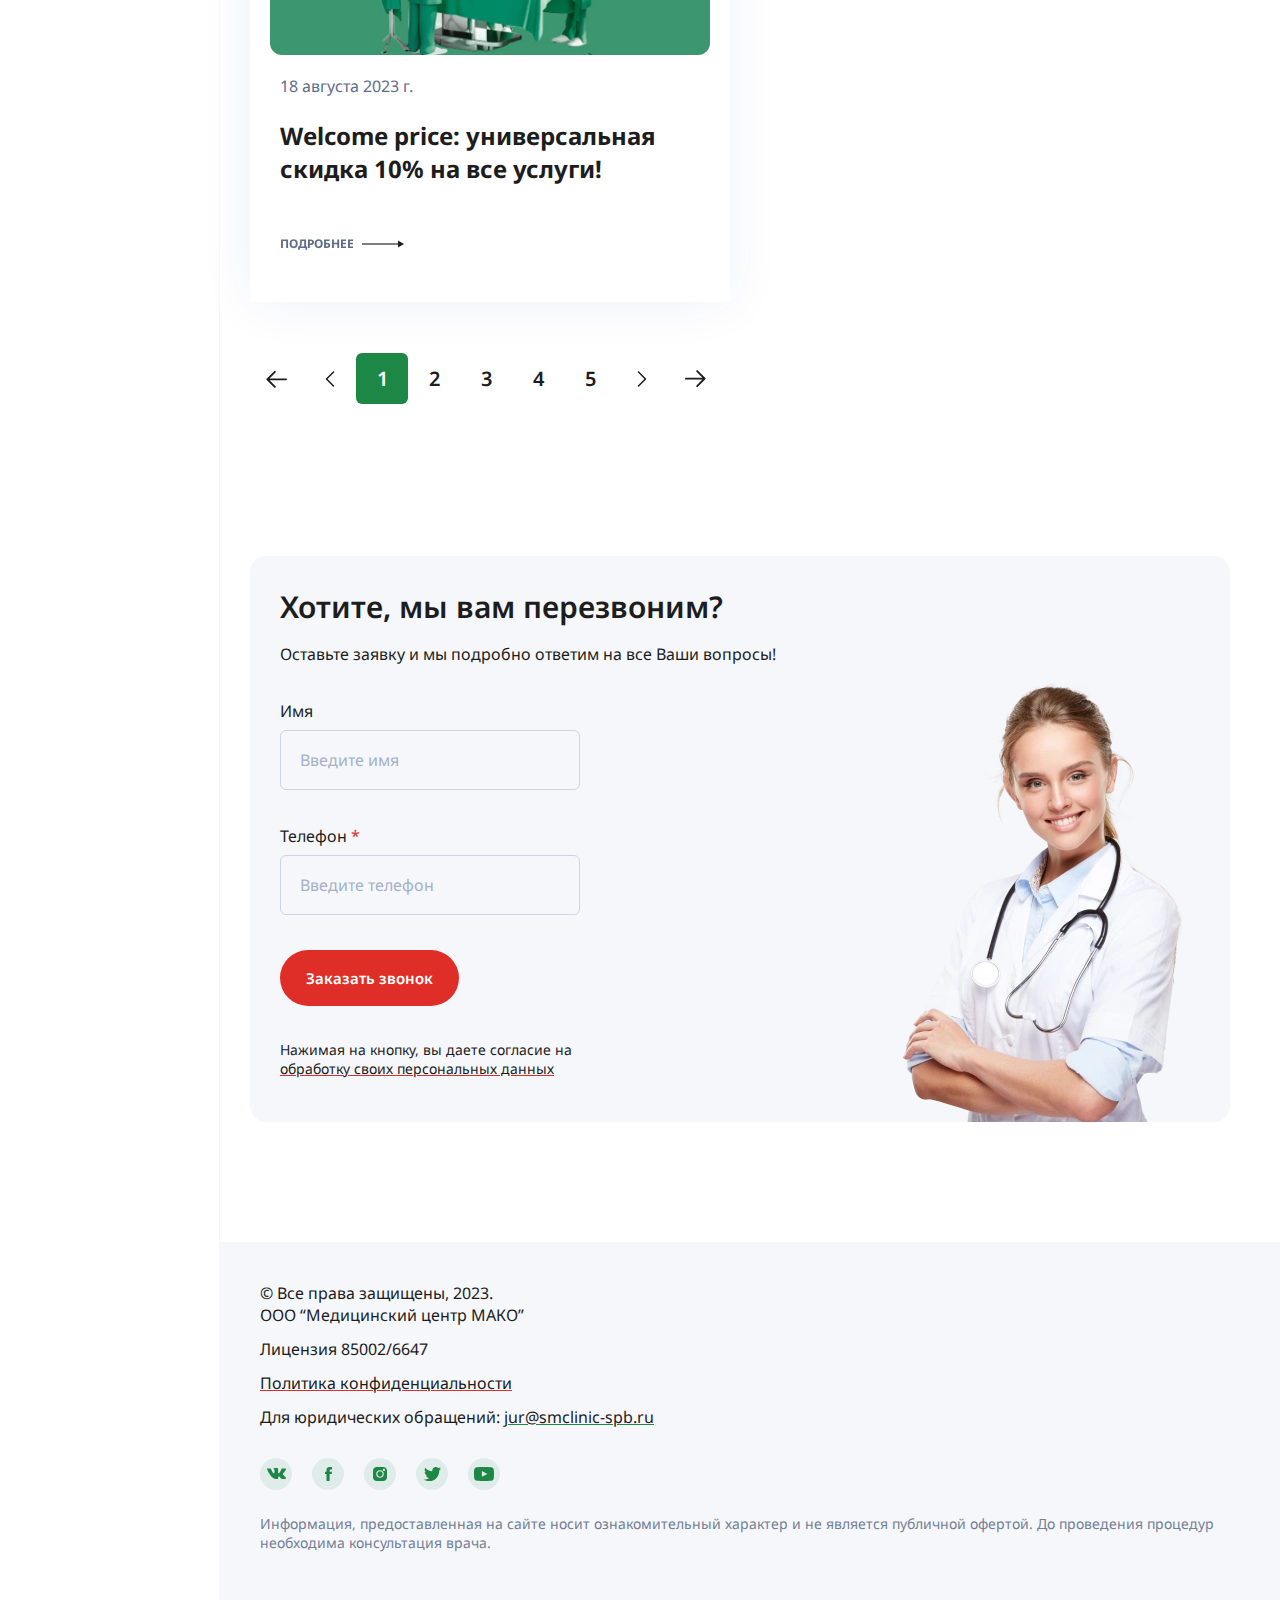
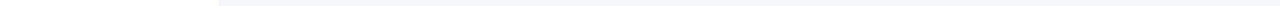
<file: blog.html>
<!DOCTYPE html>
<html lang="ru">
  <head>
    <meta charset="UTF-8" />
    <meta name="viewport" content="width=device-width, initial-scale=1.0" />
    <link rel="icon" href="favicon.png" />
    <link rel="preconnect" href="https://fonts.googleapis.com" />
    <link rel="preconnect" href="https://fonts.gstatic.com" crossorigin />
    <link href="https://fonts.googleapis.com/css2?family=Noto+Sans:wght@400;500;600;700&display=swap" rel="stylesheet" />
    <link rel="stylesheet" href="css/swiper-bundle.min.css" />
    <link rel="stylesheet" href="css/magnific-popup.css" />
    <link rel="stylesheet" href="css/style.min.css" />
    <title>Полезно знать - МАКО</title>
  </head>
  <body>
    <div class="wrapper">
      <aside class="aside">
        <div class="aside__float scroll">
          <a href="/" class="logo">
            <img src="img/logo.svg" width="134" height="134" alt="Лого" />
          </a>
          <nav class="nav">
            <ul class="nav__list">
              <li class="nav__list--item">
                <div class="dropdown__button--container"><a href="" class="dropdown__button">О центре</a><i class="arrow">развернуть</i></div>
                <div class="nav__list--dropdown">
                  <a href="">О нас</a>
                  <a href="">История</a>
                </div>
              </li>
              <li class="nav__list--item">
                <div class="dropdown__button--container"><a class="dropdown__button">Услуги и цены</a><i class="arrow">развернуть</i></div>
                <div class="nav__list--dropdown">
                  <a href="service.html">Услуга 1</a>
                  <a href="">История</a>
                </div>
              </li>
              <li class="nav__list--item"><a href="review.html">Отзывы</a></li>
              <li class="nav__list--item"><a href="contact.html">Контакты</a></li>
              <li class="nav__list--item"><a href="promo-list.html">Акции</a></li>
              <li class="nav__list--item"><a href="">Полезно знать</a></li>
            </ul>
          </nav>
          <div class="aside__tel">
            <img src="img/icons/phone.svg" class="aside__tel--icon" alt="" />
            <div class="aside__tel--right">
              <a href="tel:7757" class="aside__tel--number">7757</a>
              <span class="aside__tel--operator">(А1, МТС)</span>
            </div>
          </div>
        </div>
      </aside>
      <div class="content">
        <main class="main">
          <!-- шапка на мобильных - сюда перекидываются блоки в скриптах -->
          <div class="main__header">
            <div class="main__header--top">
              <a href="/" class="logo">
                <img src="img/logo-mob.svg" width="124" height="45" alt="Лого" />
              </a>
              <div class="burger"></div>
            </div>
            <div class="main__header--list">
              <div class="main__header--list-links"></div>
              <div class="main__header--list-action"></div>
              <div class="main__header--list-contact"></div>
            </div>
          </div>

          <div class="main__top">
            <div class="main__top--left">
              <div class="main__top--item">
                <img src="img/icons/location.svg" class="main__top--item-img" width="24" height="24" alt="" />
                <span>г. Борисов, ул. Ленина, д.147</span>
              </div>
              <div class="main__top--item">
                <img src="img/icons/time.svg" class="main__top--item-img" width="24" height="24" alt="" />
                <span>
                  <span class="desktop-only">Сегодня:&nbsp;</span>
                  10:00 - 19:00
                </span>
              </div>
              <div class="main__top--item">
                <img src="img/icons/a1.svg" class="main__top--item-img" width="20" height="22" alt="" />
                <a href="tel:+375445558086">+375 (44) 555-80-86</a>
              </div>
              <div class="main__top--item">
                <img src="img/icons/mts.svg" class="main__top--item-img" width="22" height="22" alt="" />
                <a href="tel:+375445558083">+375 (44) 555-80-83</a>
              </div>
            </div>
            <div class="main__top--right">
              <form class="search" action="">
                <button class="search__button search__button--top" type="submit">Поиск</button>
                <input type="text" class="search__input" placeholder="Введите ваш поисковой запрос" />
              </form>
              <a href="" class="button">
                Записаться
                <span class="desktop-only">&nbsp;на прием</span>
              </a>
            </div>
          </div>
          <ul class="breadcrumbs">
            <li class="breadcrumbs__item">
              <a href="">Медцентр МАКО</a>
            </li>
            <li class="breadcrumbs__item">
              <span>Полезно знать</span>
            </li>
          </ul>

          <section class="promo__section">
            <h1 class="h1">Полезно знать</h1>
            <div class="promo__grid">
              <div class="promo__card">
                <a href="" class="promo__card--top">
                  <img src="img/promo/promo-1.jpg" class="promo__card--top-img" alt="Акция" />
                </a>
                <div class="promo__card--body">
                  <div class="promo__card--time">
                    <span class="promo__card--time-end">18 августа 2023 г.</span>
                  </div>
                  <a href="" class="promo__card--heading">Welcome price: универсальная скидка 10% на все услуги!</a>
                  <a href="" class="promo__card--more">Подробнее</a>
                </div>
              </div>
              <div class="promo__card">
                <a href="" class="promo__card--top">
                  <img src="img/promo/promo-2.jpg" class="promo__card--top-img" alt="Акция" />
                </a>
                <div class="promo__card--body">
                  <div class="promo__card--time"><span class="promo__card--time-end">18 августа 2023 г.</span></div>
                  <a href="" class="promo__card--heading">УЗИ молочных желез со скидкой</a>
                  <a href="" class="promo__card--more">Подробнее</a>
                </div>
              </div>
              <div class="promo__card">
                <a href="" class="promo__card--top">
                  <img src="img/promo/promo-3.jpg" class="promo__card--top-img" alt="Акция" />
                </a>
                <div class="promo__card--body">
                  <div class="promo__card--time"><span class="promo__card--time-end">18 августа 2023 г.</span></div>
                  <a href="" class="promo__card--heading">Welcome price: универсальная скидка 10% на все услуги!</a>
                  <a href="" class="promo__card--more">Подробнее</a>
                </div>
              </div>
              <div class="promo__card">
                <a href="" class="promo__card--top">
                  <img src="img/promo/promo-3.jpg" class="promo__card--top-img" alt="Акция" />
                </a>
                <div class="promo__card--body">
                  <div class="promo__card--time"><span class="promo__card--time-end">18 августа 2023 г.</span></div>
                  <a href="" class="promo__card--heading">Welcome price: универсальная скидка 10% на все услуги!</a>
                  <a href="" class="promo__card--more">Подробнее</a>
                </div>
              </div>
              <div class="promo__card">
                <a href="" class="promo__card--top">
                  <img src="img/promo/promo-3.jpg" class="promo__card--top-img" alt="Акция" />
                </a>
                <div class="promo__card--body">
                  <div class="promo__card--time"><span class="promo__card--time-end">18 августа 2023 г.</span></div>
                  <a href="" class="promo__card--heading">Welcome price: универсальная скидка 10% на все услуги!</a>
                  <a href="" class="promo__card--more">Подробнее</a>
                </div>
              </div>
            </div>
            <ul class="pagination">
              <li class="pagination__item pagination__item--first"><a href=""><img src="img/icons/pagination-last.svg" alt=""></a></li>
              <li class="pagination__item pagination__item--prev"><a href=""><img src="img/icons/pagination-next.svg" alt=""></a></li>
              <li class="pagination__item is-active"><a href="">1</a></li>
              <li class="pagination__item"><a href="">2</a></li>
              <li class="pagination__item"><a href="">3</a></li>
              <li class="pagination__item"><a href="">4</a></li>
              <li class="pagination__item"><a href="">5</a></li>
              <li class="pagination__item pagination__item--next"><a href=""><img src="img/icons/pagination-next.svg" alt=""></a></li>
              <li class="pagination__item pagination__item--last"><a href=""><img src="img/icons/pagination-last.svg" alt=""></a></li>
            </ul>
          </section>

          <section class="call__section">
            <div class="call__box">
              <div class="call__textbox">
                <h2 class="h2">Хотите, мы вам перезвоним?</h2>
                <p class="text">Оставьте заявку и мы подробно ответим на все Ваши вопросы!</p>
              </div>
              <form action="" class="form">
                <div class="form__row">
                  <label class="form__label">
                    <span class="form__label--name">Имя</span>
                    <input type="text" class="form__label--input" placeholder="Введите имя" />
                  </label>
                  <label class="form__label">
                    <span class="form__label--name">
                      Телефон
                      <span class="form__label--required">*</span>
                    </span>
                    <input type="text" class="form__label--input" placeholder="Введите телефон" />
                  </label>
                  <input type="submit" class="button" value="Заказать звонок" />
                </div>
                <p class="form__confirm">
                  Нажимая на кнопку, вы даете согласие на
                  <a href="">обработку своих персональных данных</a>
                </p>
              </form>
              <img src="img/call-back.png" class="call__img" alt="" />
            </div>
          </section>
        </main>
        <footer class="footer">
          <div class="container">
            <div class="footer__row">
              <p class="footer__point">
                © Все права защищены, 2023.
                <br />
                ООО “Медицинский центр МАКО”
              </p>
              <p class="footer__point">Лицензия 85002/6647</p>
              <p class="footer__point"><a href="">Политика конфиденциальности</a></p>
              <p class="footer__point">
                Для юридических обращений:
                <a href="mailto:jur@smclinic‑spb.ru">jur@smclinic‑spb.ru</a>
              </p>
            </div>
            <div class="footer__row">
              <div class="footer__social">
                <a href="" class="footer__social--link"><img src="img/icons/social/vk.svg" alt="" /></a>
                <a href="" class="footer__social--link"><img src="img/icons/social/fb.svg" alt="" /></a>
                <a href="" class="footer__social--link"><img src="img/icons/social/instagram.svg" alt="" /></a>
                <a href="" class="footer__social--link"><img src="img/icons/social/twitter.svg" alt="" /></a>
                <a href="" class="footer__social--link"><img src="img/icons/social/youtube.svg" alt="" /></a>
              </div>
              <p class="footer__text">
                Информация, предоставленная на сайте носит ознакомительный характер и не является публичной офертой. До
                проведения процедур необходима консультация врача.
              </p>
            </div>
          </div>
        </footer>
      </div>
    </div>
    <script src="js/jquery-3.7.0.min.js"></script>
    <script src="js/jquery.validate.min.js"></script>
    <script src="js/localization/messages_ru.min.js"></script>
    <script src="js/swiper-bundle.min.js"></script>
    <script src="js/jquery.magnific-popup.min.js"></script>
    <script src="js/scripts.js"></script>
  </body>
</html>
</file>
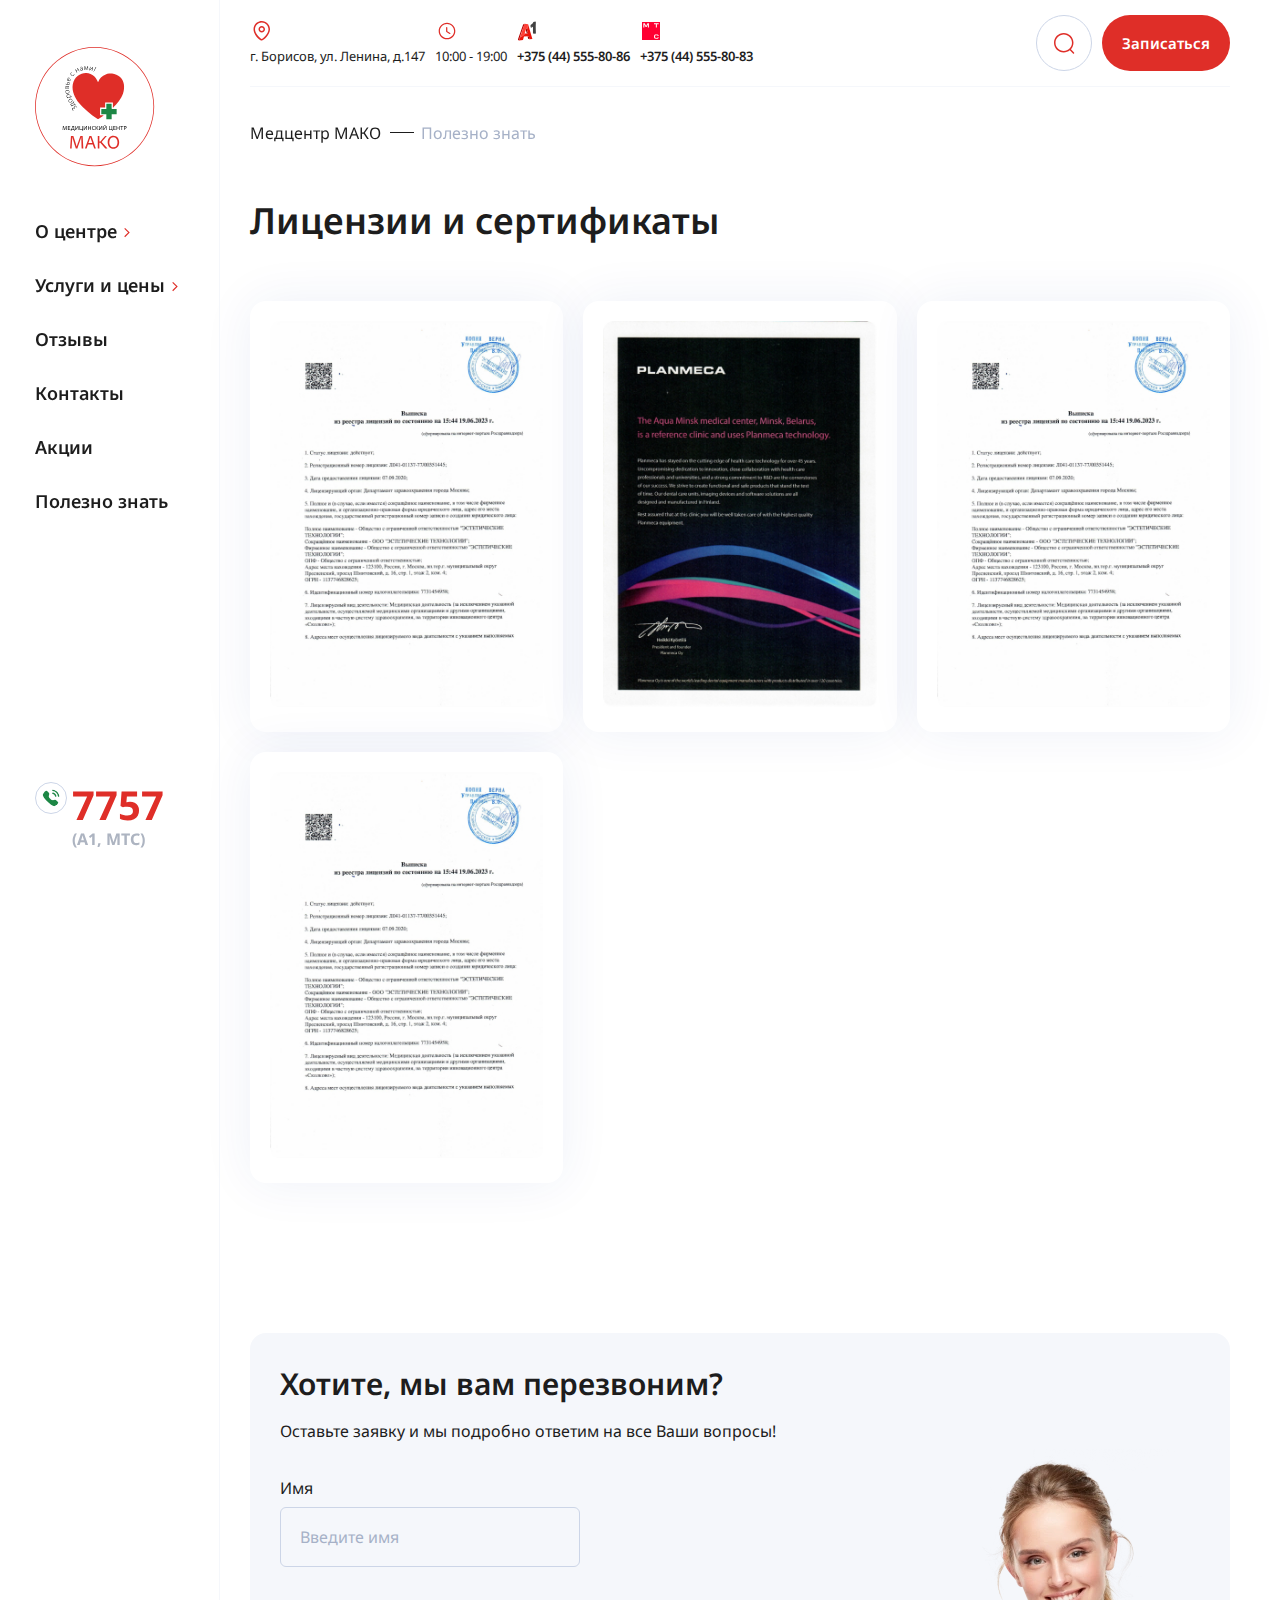
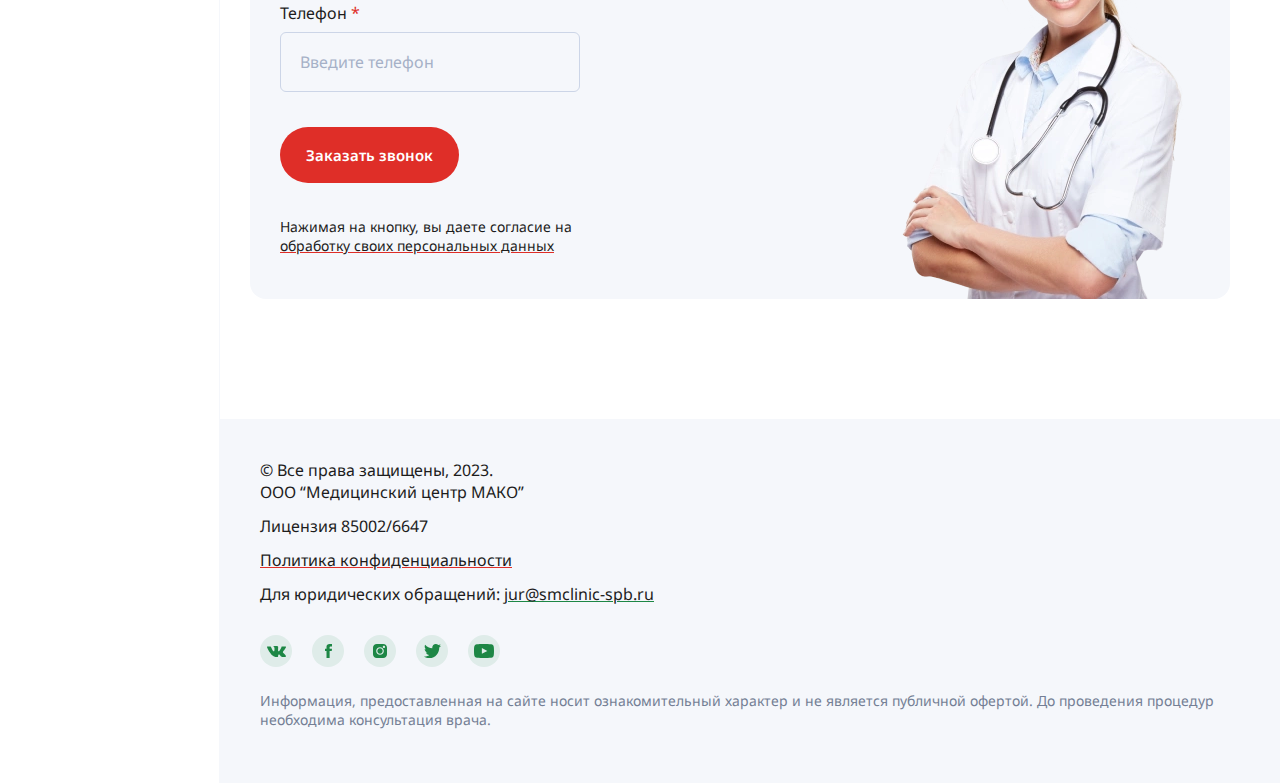
<file: cert.html>
<!DOCTYPE html>
<html lang="ru">
  <head>
    <meta charset="UTF-8" />
    <meta name="viewport" content="width=device-width, initial-scale=1.0" />
    <link rel="icon" href="favicon.png" />
    <link rel="preconnect" href="https://fonts.googleapis.com" />
    <link rel="preconnect" href="https://fonts.gstatic.com" crossorigin />
    <link
      href="https://fonts.googleapis.com/css2?family=Noto+Sans:wght@400;500;600;700&display=swap"
      rel="stylesheet" />
    <link rel="stylesheet" href="css/swiper-bundle.min.css" />
    <link rel="stylesheet" href="css/magnific-popup.css" />
    <link rel="stylesheet" href="css/style.min.css" />
    <title>Лицензии и сертификаты - МАКО</title>
  </head>
  <body>
    <div class="wrapper">
      <aside class="aside">
        <div class="aside__float scroll">
          <a href="/" class="logo">
            <img src="img/logo.svg" width="134" height="134" alt="Лого" />
          </a>
          <nav class="nav">
            <ul class="nav__list">
              <li class="nav__list--item">
                <div class="dropdown__button--container">
                  <a href="" class="dropdown__button">О центре</a>
                  <i class="arrow">развернуть</i>
                </div>
                <div class="nav__list--dropdown">
                  <a href="">О нас</a>
                  <a href="">История</a>
                </div>
              </li>
              <li class="nav__list--item">
                <div class="dropdown__button--container">
                  <a class="dropdown__button">Услуги и цены</a>
                  <i class="arrow">развернуть</i>
                </div>
                <div class="nav__list--dropdown">
                  <a href="service.html">Услуга 1</a>
                  <a href="">История</a>
                </div>
              </li>
              <li class="nav__list--item"><a href="review.html">Отзывы</a></li>
              <li class="nav__list--item"><a href="contact.html">Контакты</a></li>
              <li class="nav__list--item"><a href="promo-list.html">Акции</a></li>
              <li class="nav__list--item"><a href="">Полезно знать</a></li>
            </ul>
          </nav>
          <div class="aside__tel">
            <img src="img/icons/phone.svg" class="aside__tel--icon" alt="" />
            <div class="aside__tel--right">
              <a href="tel:7757" class="aside__tel--number">7757</a>
              <span class="aside__tel--operator">(А1, МТС)</span>
            </div>
          </div>
        </div>
      </aside>
      <div class="content">
        <main class="main">
          <!-- шапка на мобильных - сюда перекидываются блоки в скриптах -->
          <div class="main__header">
            <div class="main__header--top">
              <a href="/" class="logo">
                <img src="img/logo-mob.svg" width="124" height="45" alt="Лого" />
              </a>
              <div class="burger"></div>
            </div>
            <div class="main__header--list">
              <div class="main__header--list-links"></div>
              <div class="main__header--list-action"></div>
              <div class="main__header--list-contact"></div>
            </div>
          </div>

          <div class="main__top">
            <div class="main__top--left">
              <div class="main__top--item">
                <img src="img/icons/location.svg" class="main__top--item-img" width="24" height="24" alt="" />
                <span>г. Борисов, ул. Ленина, д.147</span>
              </div>
              <div class="main__top--item">
                <img src="img/icons/time.svg" class="main__top--item-img" width="24" height="24" alt="" />
                <span>
                  <span class="desktop-only">Сегодня:&nbsp;</span>
                  10:00 - 19:00
                </span>
              </div>
              <div class="main__top--item">
                <img src="img/icons/a1.svg" class="main__top--item-img" width="20" height="22" alt="" />
                <a href="tel:+375445558086">+375 (44) 555-80-86</a>
              </div>
              <div class="main__top--item">
                <img src="img/icons/mts.svg" class="main__top--item-img" width="22" height="22" alt="" />
                <a href="tel:+375445558083">+375 (44) 555-80-83</a>
              </div>
            </div>
            <div class="main__top--right">
              <form class="search" action="">
                <button class="search__button search__button--top" type="submit">Поиск</button>
                <input type="text" class="search__input" placeholder="Введите ваш поисковой запрос" />
              </form>
              <a href="" class="button">
                Записаться
                <span class="desktop-only">&nbsp;на прием</span>
              </a>
            </div>
          </div>
          <ul class="breadcrumbs">
            <li class="breadcrumbs__item">
              <a href="">Медцентр МАКО</a>
            </li>
            <li class="breadcrumbs__item">
              <span>Полезно знать</span>
            </li>
          </ul>

          <section class="cert__section">
            <h1 class="h1">Лицензии и сертификаты</h1>
            <div class="cert__grid popup-gallery">
              <a href="img/cert/cert-1.jpg" class="cert__card"><img src="img/cert/cert-1.jpg" alt=""></a>
              <a href="img/cert/cert-2.jpg" class="cert__card"><img src="img/cert/cert-2.jpg" alt=""></a>
              <a href="img/cert/cert-3.jpg" class="cert__card"><img src="img/cert/cert-3.jpg" alt=""></a>
              <a href="img/cert/cert-4.jpg" class="cert__card"><img src="img/cert/cert-4.jpg" alt=""></a>
            </div>
          </section>

          <section class="call__section">
            <div class="call__box">
              <div class="call__textbox">
                <h2 class="h2">Хотите, мы вам перезвоним?</h2>
                <p class="text">Оставьте заявку и мы подробно ответим на все Ваши вопросы!</p>
              </div>
              <form action="" class="form" id="call-form">
                <div class="form__row">
                  <label class="form__label">
                    <span class="form__label--name">Имя</span>
                    <input type="text" class="form__label--input" placeholder="Введите имя" />
                  </label>
                  <label class="form__label">
                    <span class="form__label--name">
                      Телефон
                      <span class="form__label--required">*</span>
                    </span>
                    <input type="text" class="form__label--input" placeholder="Введите телефон" required />
                  </label>
                  <input type="submit" class="button" value="Заказать звонок" />
                </div>
                <p class="form__confirm">
                  Нажимая на кнопку, вы даете согласие на
                  <a href="">обработку своих персональных данных</a>
                </p>
              </form>
              <img src="img/call-back.png" class="call__img" alt="" />
            </div>
          </section>
        </main>
        <footer class="footer">
          <div class="container">
            <div class="footer__row">
              <p class="footer__point">
                © Все права защищены, 2023.
                <br />
                ООО “Медицинский центр МАКО”
              </p>
              <p class="footer__point">Лицензия 85002/6647</p>
              <p class="footer__point"><a href="">Политика конфиденциальности</a></p>
              <p class="footer__point">
                Для юридических обращений:
                <a href="mailto:jur@smclinic‑spb.ru">jur@smclinic‑spb.ru</a>
              </p>
            </div>
            <div class="footer__row">
              <div class="footer__social">
                <a href="" class="footer__social--link"><img src="img/icons/social/vk.svg" alt="" /></a>
                <a href="" class="footer__social--link"><img src="img/icons/social/fb.svg" alt="" /></a>
                <a href="" class="footer__social--link"><img src="img/icons/social/instagram.svg" alt="" /></a>
                <a href="" class="footer__social--link"><img src="img/icons/social/twitter.svg" alt="" /></a>
                <a href="" class="footer__social--link"><img src="img/icons/social/youtube.svg" alt="" /></a>
              </div>
              <p class="footer__text">
                Информация, предоставленная на сайте носит ознакомительный характер и не является публичной офертой. До
                проведения процедур необходима консультация врача.
              </p>
            </div>
          </div>
        </footer>
      </div>
    </div>
    <script src="js/jquery-3.7.0.min.js"></script>
    <script src="js/jquery.validate.min.js"></script>
    <script src="js/localization/messages_ru.min.js"></script>
    <script src="js/swiper-bundle.min.js"></script>
    <script src="js/jquery.magnific-popup.min.js"></script>
    <script src="js/scripts.js"></script>
  </body>
</html>
</file>
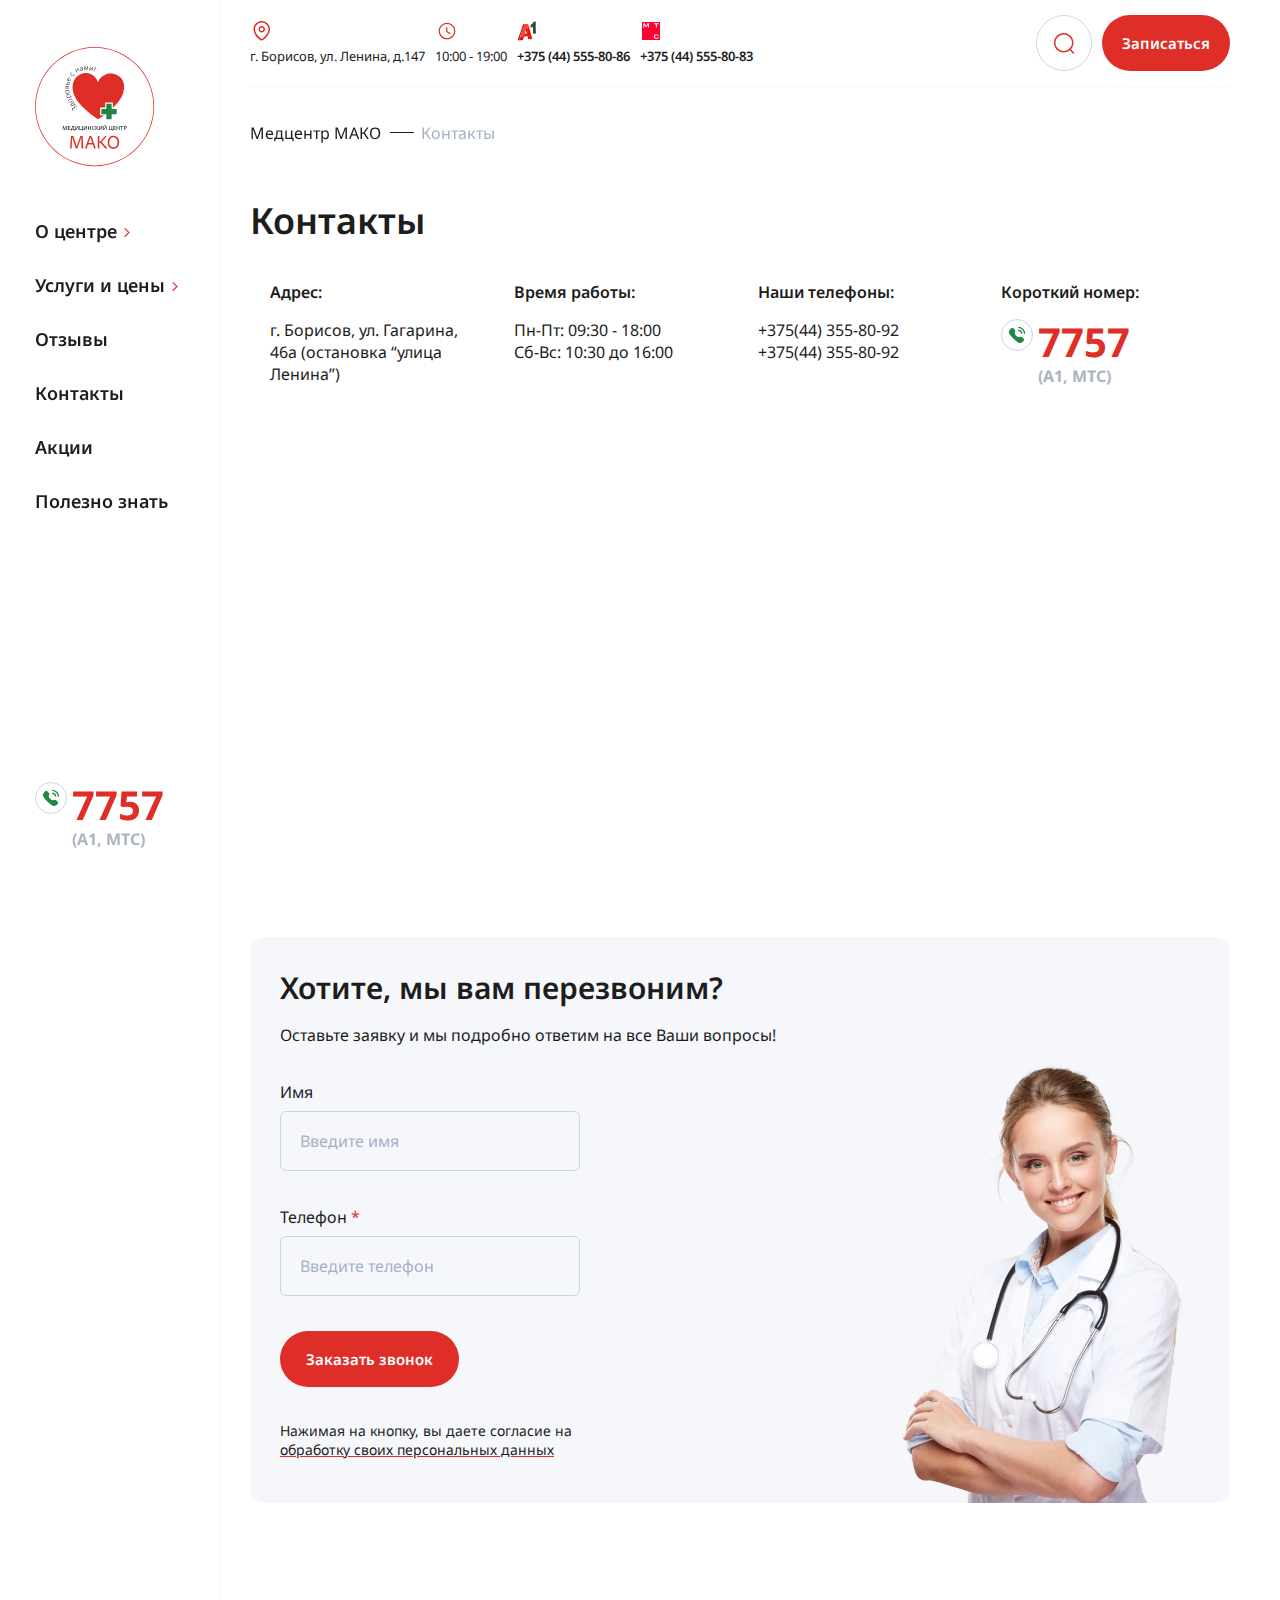
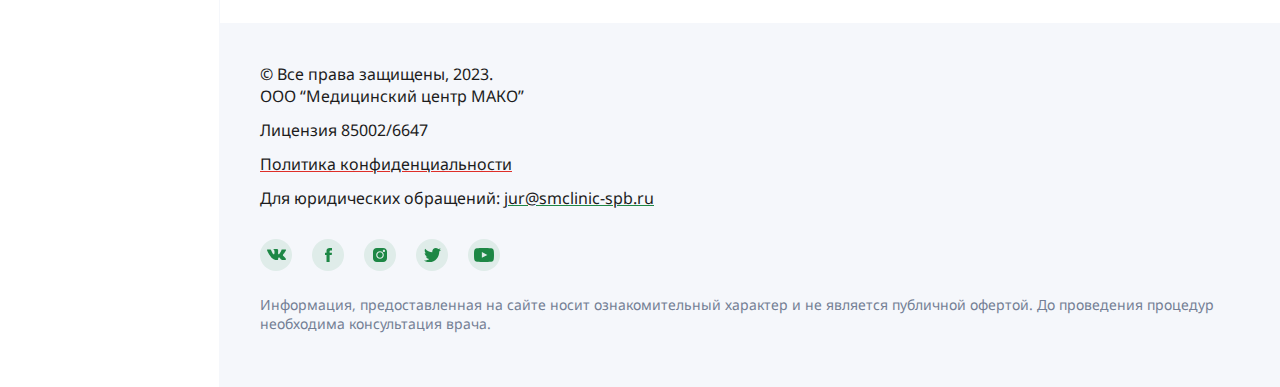
<file: contact.html>
<!DOCTYPE html>
<html lang="ru">
  <head>
    <meta charset="UTF-8" />
    <meta name="viewport" content="width=device-width, initial-scale=1.0" />
    <link rel="icon" href="favicon.png" />
    <link rel="preconnect" href="https://fonts.googleapis.com" />
    <link rel="preconnect" href="https://fonts.gstatic.com" crossorigin />
    <link href="https://fonts.googleapis.com/css2?family=Noto+Sans:wght@400;500;600;700&display=swap" rel="stylesheet" />
    <link rel="stylesheet" href="css/swiper-bundle.min.css" />
    <link rel="stylesheet" href="css/magnific-popup.css" />
    <link rel="stylesheet" href="css/style.min.css" />
    <title>Контакты - МАКО</title>
  </head>
  <body>
    <div class="wrapper">
      <aside class="aside">
        <div class="aside__float scroll">
          <a href="/" class="logo">
            <img src="img/logo.svg" width="134" height="134" alt="Лого" />
          </a>
          <nav class="nav">
            <ul class="nav__list">
              <li class="nav__list--item">
                <div class="dropdown__button--container"><a href="" class="dropdown__button">О центре</a><i class="arrow">развернуть</i></div>
                <div class="nav__list--dropdown">
                  <a href="">О нас</a>
                  <a href="">История</a>
                </div>
              </li>
              <li class="nav__list--item">
                <div class="dropdown__button--container"><a class="dropdown__button">Услуги и цены</a><i class="arrow">развернуть</i></div>
                <div class="nav__list--dropdown">
                  <a href="service.html">Услуга 1</a>
                  <a href="">История</a>
                </div>
              </li>
              <li class="nav__list--item"><a href="review.html">Отзывы</a></li>
              <li class="nav__list--item"><a href="contact.html">Контакты</a></li>
              <li class="nav__list--item"><a href="promo-list.html">Акции</a></li>
              <li class="nav__list--item"><a href="">Полезно знать</a></li>
            </ul>
          </nav>
          <div class="aside__tel">
            <img src="img/icons/phone.svg" class="aside__tel--icon" alt="" />
            <div class="aside__tel--right">
              <a href="tel:7757" class="aside__tel--number">7757</a>
              <span class="aside__tel--operator">(А1, МТС)</span>
            </div>
          </div>
        </div>
      </aside>
      <div class="content">
        <main class="main">
          <!-- шапка на мобильных - сюда перекидываются блоки в скриптах -->
          <div class="main__header">
            <div class="main__header--top">
              <a href="/" class="logo">
                <img src="img/logo-mob.svg" width="124" height="45" alt="Лого" />
              </a>
              <div class="burger"></div>
            </div>
            <div class="main__header--list">
              <div class="main__header--list-links"></div>
              <div class="main__header--list-action"></div>
              <div class="main__header--list-contact"></div>
            </div>
          </div>

          <div class="main__top">
            <div class="main__top--left">
              <div class="main__top--item">
                <img src="img/icons/location.svg" class="main__top--item-img" width="24" height="24" alt="" />
                <span>г. Борисов, ул. Ленина, д.147</span>
              </div>
              <div class="main__top--item">
                <img src="img/icons/time.svg" class="main__top--item-img" width="24" height="24" alt="" />
                <span>
                  <span class="desktop-only">Сегодня:&nbsp;</span>
                  10:00 - 19:00
                </span>
              </div>
              <div class="main__top--item">
                <img src="img/icons/a1.svg" class="main__top--item-img" width="20" height="22" alt="" />
                <a href="tel:+375445558086">+375 (44) 555-80-86</a>
              </div>
              <div class="main__top--item">
                <img src="img/icons/mts.svg" class="main__top--item-img" width="22" height="22" alt="" />
                <a href="tel:+375445558083">+375 (44) 555-80-83</a>
              </div>
            </div>
            <div class="main__top--right">
              <form class="search" action="">
                <button class="search__button search__button--top" type="submit">Поиск</button>
                <input type="text" class="search__input" placeholder="Введите ваш поисковой запрос" />
              </form>
              <a href="" class="button">
                Записаться
                <span class="desktop-only">&nbsp;на прием</span>
              </a>
            </div>
          </div>
          <ul class="breadcrumbs">
            <li class="breadcrumbs__item">
              <a href="">Медцентр МАКО</a>
            </li>
            <li class="breadcrumbs__item">
              <span>Контакты</span>
            </li>
          </ul>

          <section class="contact__section">
            <h1 class="h1">Контакты</h1>
            <div class="contact__row">
              <div class="contact__card">
                <h3 class="h3">Адрес:</h3>
                <div class="contact__card--text"><p>г. Борисов, ул. Гагарина, 46а (остановка “улица Ленина”)</p></div>
              </div>
              <div class="contact__card">
                <h3 class="h3">Время работы:</h3>
                <div class="contact__card--text">
                  Пн-Пт: 09:30 - 18:00
                  <br />
                  Сб-Вс: 10:30 до 16:00
                </div>
              </div>
              <div class="contact__card">
                <h3 class="h3">Наши телефоны:</h3>
                <div class="contact__card--text">
                  <a href="">+375(44) 355-80-92</a>
                  <br />
                  <a href="">+375(44) 355-80-92</a>
                </div>
              </div>
              <div class="contact__card">
                <h3 class="h3">Короткий номер:</h3>
                <div class="aside__tel">
                  <img src="img/icons/phone.svg" class="aside__tel--icon" alt="" />
                  <div class="aside__tel--right">
                    <a href="tel:7757" class="aside__tel--number">7757</a>
                    <span class="aside__tel--operator">(А1, МТС)</span>
                  </div>
                </div>
              </div>
            </div>
            <div class="contact__map">
              <div class="contact__map-frame">
                <div id="canvas-for-googlemap">
                  <iframe
                    style="height: 100%; width: 100%; border: 0"
                    frameborder="0"
                    src="https://www.google.com/maps/embed/v1/place?q=ул.+Гагарина+46,+Борисов,+Belarus&key=AIzaSyBFw0Qbyq9zTFTd-tUY6dZWTgaQzuU17R8"></iframe>
                </div>
              </div>
            </div>
          </section>

          <section class="call__section">
            <div class="call__box">
              <div class="call__textbox">
                <h2 class="h2">Хотите, мы вам перезвоним?</h2>
                <p class="text">Оставьте заявку и мы подробно ответим на все Ваши вопросы!</p>
              </div>
              <form action="" class="form">
                <div class="form__row">
                  <label class="form__label">
                    <span class="form__label--name">Имя</span>
                    <input type="text" class="form__label--input" placeholder="Введите имя" />
                  </label>
                  <label class="form__label">
                    <span class="form__label--name">
                      Телефон
                      <span class="form__label--required">*</span>
                    </span>
                    <input type="text" class="form__label--input" placeholder="Введите телефон" />
                  </label>
                  <input type="submit" class="button" value="Заказать звонок" />
                </div>
                <p class="form__confirm">
                  Нажимая на кнопку, вы даете согласие на
                  <a href="">обработку своих персональных данных</a>
                </p>
              </form>
              <img src="img/call-back.png" class="call__img" alt="" />
            </div>
          </section>
        </main>
        <footer class="footer">
          <div class="container">
            <div class="footer__row">
              <p class="footer__point">
                © Все права защищены, 2023.
                <br />
                ООО “Медицинский центр МАКО”
              </p>
              <p class="footer__point">Лицензия 85002/6647</p>
              <p class="footer__point"><a href="">Политика конфиденциальности</a></p>
              <p class="footer__point">
                Для юридических обращений:
                <a href="mailto:jur@smclinic‑spb.ru">jur@smclinic‑spb.ru</a>
              </p>
            </div>
            <div class="footer__row">
              <div class="footer__social">
                <a href="" class="footer__social--link"><img src="img/icons/social/vk.svg" alt="" /></a>
                <a href="" class="footer__social--link"><img src="img/icons/social/fb.svg" alt="" /></a>
                <a href="" class="footer__social--link"><img src="img/icons/social/instagram.svg" alt="" /></a>
                <a href="" class="footer__social--link"><img src="img/icons/social/twitter.svg" alt="" /></a>
                <a href="" class="footer__social--link"><img src="img/icons/social/youtube.svg" alt="" /></a>
              </div>
              <p class="footer__text">
                Информация, предоставленная на сайте носит ознакомительный характер и не является публичной офертой. До
                проведения процедур необходима консультация врача.
              </p>
            </div>
          </div>
        </footer>
      </div>
    </div>
    <script src="js/jquery-3.7.0.min.js"></script>
    <script src="js/jquery.validate.min.js"></script>
    <script src="js/localization/messages_ru.min.js"></script>
    <script src="js/swiper-bundle.min.js"></script>
    <script src="js/jquery.magnific-popup.min.js"></script>
    <script src="js/scripts.js"></script>
  </body>
</html>
</file>
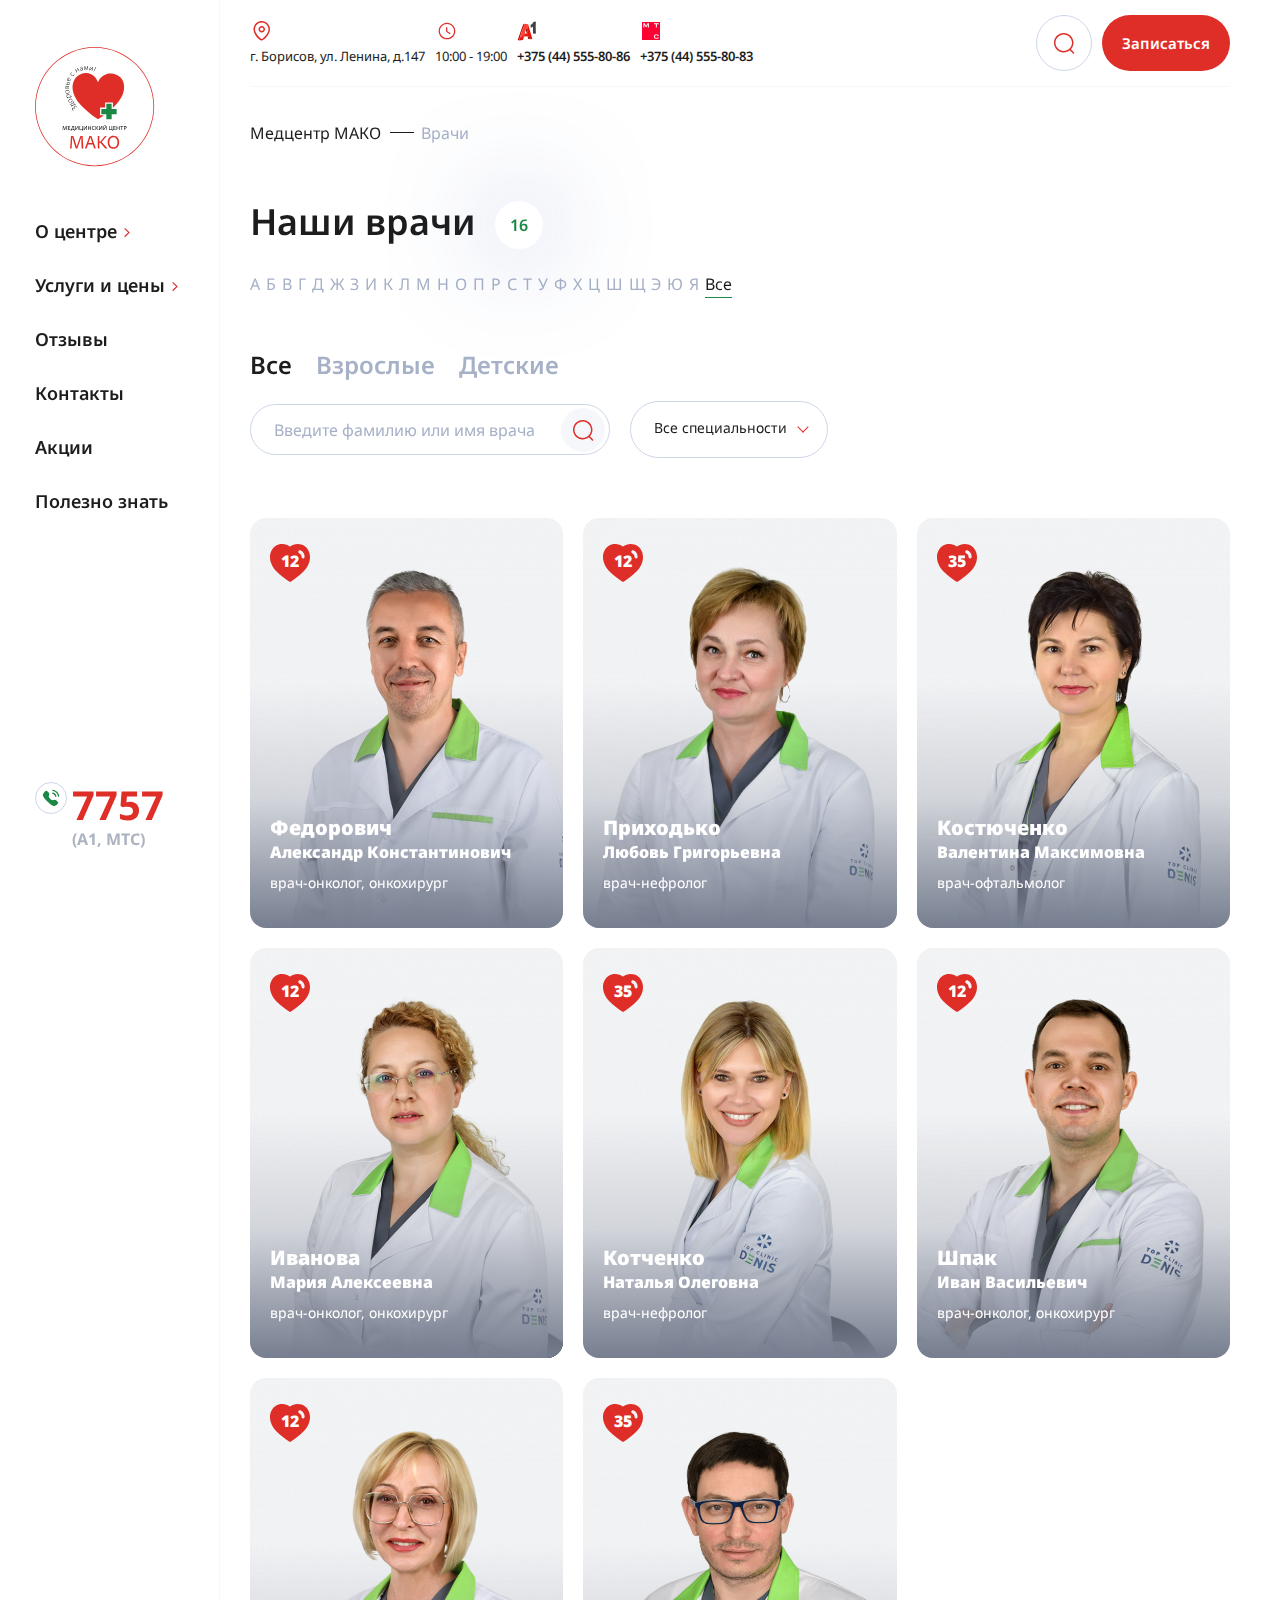
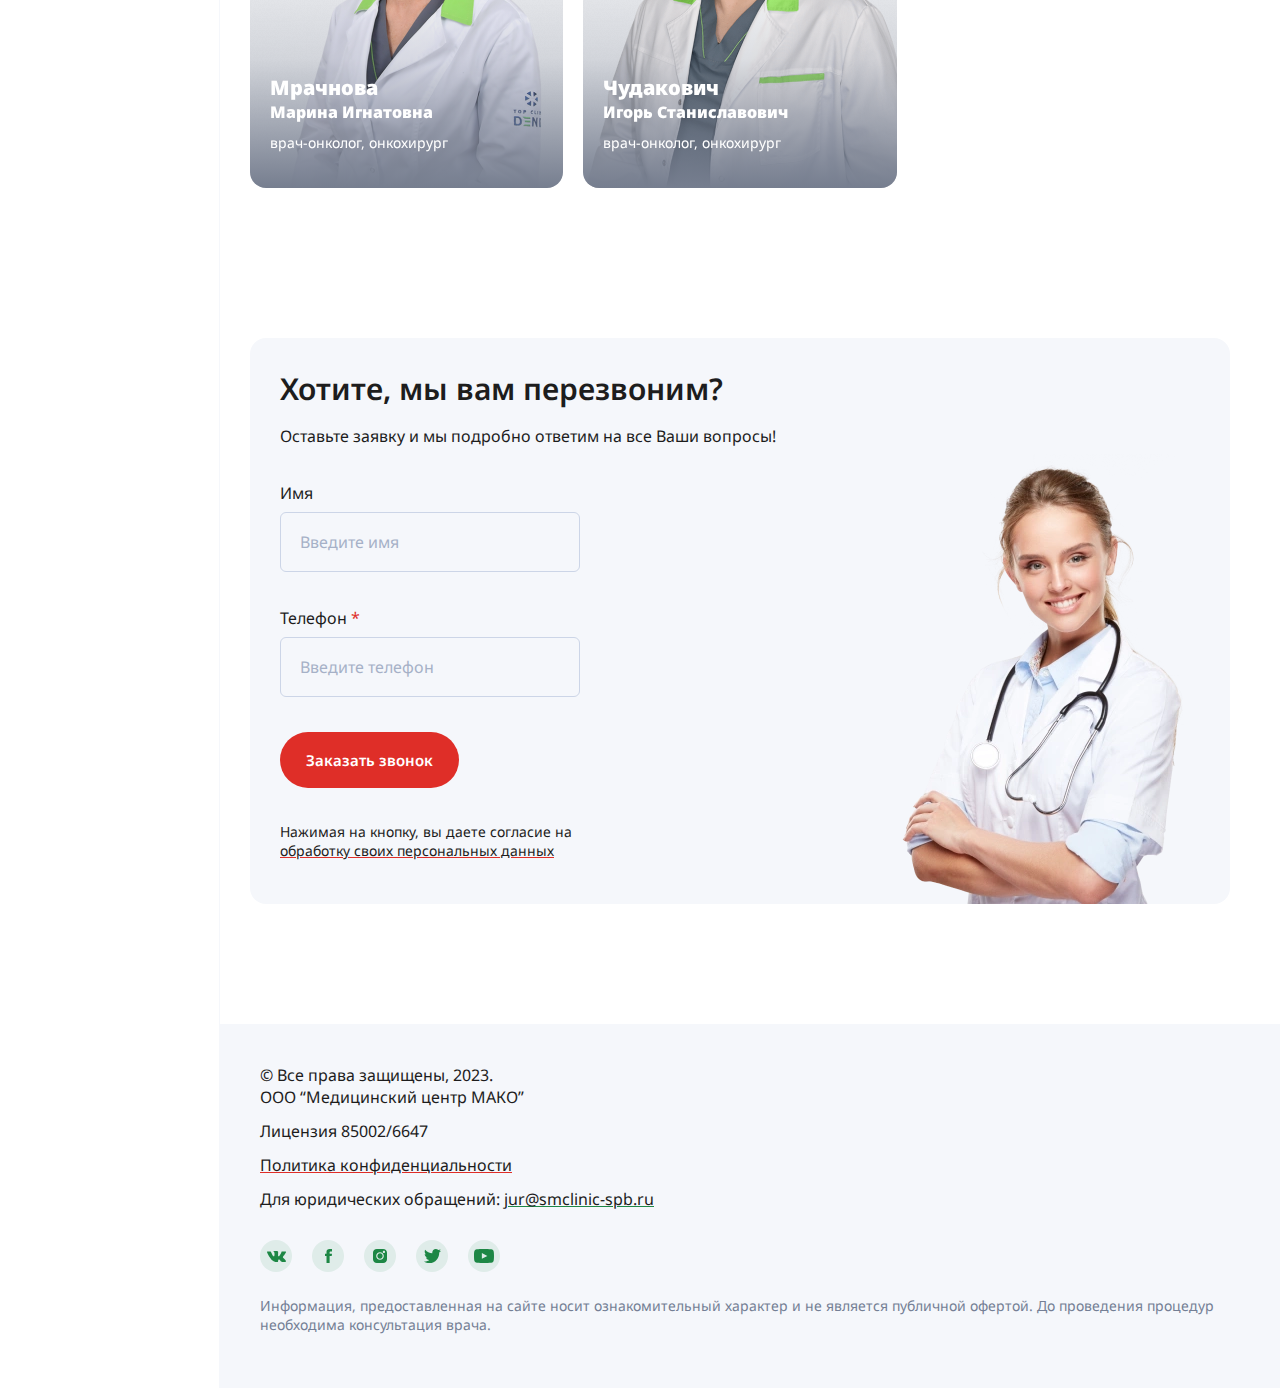
<file: doctor-list.html>
<!DOCTYPE html>
<html lang="ru">
  <head>
    <meta charset="UTF-8" />
    <meta name="viewport" content="width=device-width, initial-scale=1.0" />
    <link rel="icon" href="favicon.png" />
    <link rel="preconnect" href="https://fonts.googleapis.com" />
    <link rel="preconnect" href="https://fonts.gstatic.com" crossorigin />
    <link
      href="https://fonts.googleapis.com/css2?family=Noto+Sans:wght@400;500;600;700&display=swap"
      rel="stylesheet" />
    <link rel="stylesheet" href="css/swiper-bundle.min.css" />
    <link rel="stylesheet" href="css/magnific-popup.css" />
    <link rel="stylesheet" href="css/style.min.css" />
    <title>Наши врачи - МАКО</title>
  </head>
  <body>
    <div class="wrapper">
      <aside class="aside">
        <div class="aside__float scroll">
          <a href="/" class="logo">
            <img src="img/logo.svg" width="134" height="134" alt="Лого" />
          </a>
          <nav class="nav">
            <ul class="nav__list">
              <li class="nav__list--item">
                <div class="dropdown__button--container">
                  <a href="" class="dropdown__button">О центре</a>
                  <i class="arrow">развернуть</i>
                </div>
                <div class="nav__list--dropdown">
                  <a href="">О нас</a>
                  <a href="">История</a>
                </div>
              </li>
              <li class="nav__list--item">
                <div class="dropdown__button--container">
                  <a class="dropdown__button">Услуги и цены</a>
                  <i class="arrow">развернуть</i>
                </div>
                <div class="nav__list--dropdown">
                  <a href="service.html">Услуга 1</a>
                  <a href="">История</a>
                </div>
              </li>
              <li class="nav__list--item"><a href="review.html">Отзывы</a></li>
              <li class="nav__list--item"><a href="contact.html">Контакты</a></li>
              <li class="nav__list--item"><a href="promo-list.html">Акции</a></li>
              <li class="nav__list--item"><a href="">Полезно знать</a></li>
            </ul>
          </nav>
          <div class="aside__tel">
            <img src="img/icons/phone.svg" class="aside__tel--icon" alt="" />
            <div class="aside__tel--right">
              <a href="tel:7757" class="aside__tel--number">7757</a>
              <span class="aside__tel--operator">(А1, МТС)</span>
            </div>
          </div>
        </div>
      </aside>
      <div class="content">
        <main class="main">
          <!-- шапка на мобильных - сюда перекидываются блоки в скриптах -->
          <div class="main__header">
            <div class="main__header--top">
              <a href="/" class="logo">
                <img src="img/logo-mob.svg" width="124" height="45" alt="Лого" />
              </a>
              <div class="burger"></div>
            </div>
            <div class="main__header--list">
              <div class="main__header--list-links"></div>
              <div class="main__header--list-action"></div>
              <div class="main__header--list-contact"></div>
            </div>
          </div>

          <div class="main__top">
            <div class="main__top--left">
              <div class="main__top--item">
                <img src="img/icons/location.svg" class="main__top--item-img" width="24" height="24" alt="" />
                <span>г. Борисов, ул. Ленина, д.147</span>
              </div>
              <div class="main__top--item">
                <img src="img/icons/time.svg" class="main__top--item-img" width="24" height="24" alt="" />
                <span>
                  <span class="desktop-only">Сегодня:&nbsp;</span>
                  10:00 - 19:00
                </span>
              </div>
              <div class="main__top--item">
                <img src="img/icons/a1.svg" class="main__top--item-img" width="20" height="22" alt="" />
                <a href="tel:+375445558086">+375 (44) 555-80-86</a>
              </div>
              <div class="main__top--item">
                <img src="img/icons/mts.svg" class="main__top--item-img" width="22" height="22" alt="" />
                <a href="tel:+375445558083">+375 (44) 555-80-83</a>
              </div>
            </div>
            <div class="main__top--right">
              <form class="search" action="">
                <button class="search__button search__button--top" type="submit">Поиск</button>
                <input type="text" class="search__input" placeholder="Введите ваш поисковой запрос" />
              </form>
              <a href="" class="button">
                Записаться
                <span class="desktop-only">&nbsp;на прием</span>
              </a>
            </div>
          </div>
          <ul class="breadcrumbs">
            <li class="breadcrumbs__item">
              <a href="">Медцентр МАКО</a>
            </li>
            <li class="breadcrumbs__item">
              <span>Врачи</span>
            </li>
          </ul>
          <section class="doctor-list__section">
            <div class="doctor-list__filter">
              <div class="doctor-list__filter-top">
                <h1 class="h1">
                  Наши врачи
                  <span class="circle">16</span>
                </h1>
                <div class="doctor-list__alphabet">
                  <a href="">А</a>
                  <a href="">Б</a>
                  <a href="">В</a>
                  <a href="">Г</a>
                  <a href="">Д</a>
                  <a href="">Ж</a>
                  <a href="">З</a>
                  <a href="">И</a>
                  <a href="">К</a>
                  <a href="">Л</a>
                  <a href="">М</a>
                  <a href="">Н</a>
                  <a href="">О</a>
                  <a href="">П</a>
                  <a href="">Р</a>
                  <a href="">С</a>
                  <a href="">Т</a>
                  <a href="">У</a>
                  <a href="">Ф</a>
                  <a href="">Х</a>
                  <a href="">Ц</a>
                  <a href="">Ш</a>
                  <a href="">Щ</a>
                  <a href="">Э</a>
                  <a href="">Ю</a>
                  <a href="">Я</a>
                  <a href="" class="is-active">Все</a>
                </div>
              </div>
              <div class="doctor-list__filter-bottom">
                <div class="doctor-list__filter-type">
                  <button class="is-active">Все</button>
                  <button>Взрослые</button>
                  <button>Детские</button>
                </div>
                <div class="doctor-list__filter-search">
                  <form class="doctor-list__search" action="">
                    <button class="doctor-list__search--button" type="submit">Поиск</button>
                    <input type="text" class="doctor-list__search--input" placeholder="Введите фамилию или имя врача" />
                    <div class="doctor-list__search--list scroll">
                      <a href="" class="doctor-list__search--item">
                        <div class="doctor-list__search--item-img">
                          <img src="img/doctor/kostyuchenko.png" class="doctor-list__img" alt="" />
                        </div>
                        <div class="doctor-list__search--item-text">
                          <p class="doctor-list__search--item-name">Васильева Валентина Станиславовна</p>
                          <p class="doctor-list__search--item-role">врач-офтальмолог</p>
                        </div>
                      </a>
                      <a href="" class="doctor-list__search--item">
                        <div class="doctor-list__search--item-img">
                          <img src="img/doctor/kostyuchenko.png" class="doctor-list__img" alt="" />
                        </div>
                        <div class="doctor-list__search--item-text">
                          <p class="doctor-list__search--item-name">Васильева Валентина Станиславовна</p>
                          <p class="doctor-list__search--item-role">врач-офтальмолог</p>
                        </div>
                      </a>
                      <a href="" class="doctor-list__search--item">
                        <div class="doctor-list__search--item-img">
                          <img src="img/doctor/kostyuchenko.png" class="doctor-list__img" alt="" />
                        </div>
                        <div class="doctor-list__search--item-text">
                          <p class="doctor-list__search--item-name">Васильева Валентина Станиславовна</p>
                          <p class="doctor-list__search--item-role">врач-офтальмолог</p>
                        </div>
                      </a>
                    </div>
                  </form>
                </div>
                <div class="doctor-list__filter-sort">
                  <div class="select">
                    <div class="select__button" data-type="Все специальности">
                      <span class="select__button--name">Все специальности</span>
                    </div>
                    <div class="select__dropdown scroll">
                      <div class="select__option" data-type="Акушер-гинеколог">Акушер-гинеколог</div>
                      <div class="select__option" data-type="Гематолог">Гематолог</div>
                      <div class="select__option" data-type="Гастроэнтеролог">Гастроэнтеролог</div>
                      <div class="select__option" data-type="Гематолог">Гематолог</div>
                      <div class="select__option" data-type="Гематолог">Гематолог</div>
                      <div class="select__option" data-type="Кардиолог">Кардиолог</div>
                    </div>
                  </div>
                </div>
              </div>
            </div>
            <div class="doctor-list__grid">
              <a href="" class="doctor-list__card">
                <span class="doctor-list__heart">12</span>
                <img src="img/doctor/fedorovic.png" class="doctor-list__img" alt="" />
                <span class="doctor-list__data">
                  <span class="doctor-list__surname">Федорович</span>
                  <span class="doctor-list__name">Александр Константинович</span>
                  <span class="doctor-list__role">врач-онколог, онкохирург</span>
                </span>
              </a>
              <a href="" class="doctor-list__card">
                <span class="doctor-list__heart">12</span>
                <img src="img/doctor/prichodko.png" class="doctor-list__img" alt="" />
                <span class="doctor-list__data">
                  <span class="doctor-list__surname">Приходько</span>
                  <span class="doctor-list__name">Любовь Григорьевна</span>
                  <span class="doctor-list__role">врач-нефролог</span>
                </span>
              </a>
              <a href="" class="doctor-list__card">
                <span class="doctor-list__heart">35</span>
                <img src="img/doctor/kostyuchenko.png" class="doctor-list__img" alt="" />
                <span class="doctor-list__data">
                  <span class="doctor-list__surname">Костюченко</span>
                  <span class="doctor-list__name">Валентина Максимовна</span>
                  <span class="doctor-list__role">врач-офтальмолог</span>
                </span>
              </a>
              <a href="" class="doctor-list__card">
                <span class="doctor-list__heart">12</span>
                <img src="img/doctor/ivanova.png" class="doctor-list__img" alt="" />
                <span class="doctor-list__data">
                  <span class="doctor-list__surname">Иванова</span>
                  <span class="doctor-list__name">Мария Алексеевна</span>
                  <span class="doctor-list__role">врач-онколог, онкохирург</span>
                </span>
              </a>
              <a href="" class="doctor-list__card">
                <span class="doctor-list__heart">35</span>
                <img src="img/doctor/kotchenko.png" class="doctor-list__img" alt="" />
                <span class="doctor-list__data">
                  <span class="doctor-list__surname">Котченко</span>
                  <span class="doctor-list__name">Наталья Олеговна</span>
                  <span class="doctor-list__role">врач-нефролог</span>
                </span>
              </a>
              <a href="" class="doctor-list__card">
                <span class="doctor-list__heart">12</span>
                <img src="img/doctor/spak.png" class="doctor-list__img" alt="" />
                <span class="doctor-list__data">
                  <span class="doctor-list__surname">Шпак</span>
                  <span class="doctor-list__name">Иван Васильевич</span>
                  <span class="doctor-list__role">врач-онколог, онкохирург</span>
                </span>
              </a>
              <a href="" class="doctor-list__card">
                <span class="doctor-list__heart">12</span>
                <img src="img/doctor/mrachnova.png" class="doctor-list__img" alt="" />
                <span class="doctor-list__data">
                  <span class="doctor-list__surname">Мрачнова</span>
                  <span class="doctor-list__name">Марина Игнатовна</span>
                  <span class="doctor-list__role">врач-онколог, онкохирург</span>
                </span>
              </a>
              <a href="" class="doctor-list__card">
                <span class="doctor-list__heart">35</span>
                <img src="img/doctor/chudakovic.png" class="doctor-list__img" alt="" />
                <span class="doctor-list__data">
                  <span class="doctor-list__surname">Чудакович</span>
                  <span class="doctor-list__name">Игорь Станиславович</span>
                  <span class="doctor-list__role">врач-онколог, онкохирург</span>
                </span>
              </a>
            </div>
          </section>
          <section class="call__section">
            <div class="call__box">
              <div class="call__textbox">
                <h2 class="h2">Хотите, мы вам перезвоним?</h2>
                <p class="text">Оставьте заявку и мы подробно ответим на все Ваши вопросы!</p>
              </div>
              <form action="" class="form" id="call-form">
                <div class="form__row">
                  <label class="form__label">
                    <span class="form__label--name">Имя</span>
                    <input type="text" class="form__label--input" placeholder="Введите имя" />
                  </label>
                  <label class="form__label">
                    <span class="form__label--name">
                      Телефон
                      <span class="form__label--required">*</span>
                    </span>
                    <input type="text" class="form__label--input" placeholder="Введите телефон" required />
                  </label>
                  <input type="submit" class="button" value="Заказать звонок" />
                </div>
                <p class="form__confirm">
                  Нажимая на кнопку, вы даете согласие на
                  <a href="">обработку своих персональных данных</a>
                </p>
              </form>
              <img src="img/call-back.png" class="call__img" alt="" />
            </div>
          </section>
        </main>
        <footer class="footer">
          <div class="container">
            <div class="footer__row">
              <p class="footer__point">
                © Все права защищены, 2023.
                <br />
                ООО “Медицинский центр МАКО”
              </p>
              <p class="footer__point">Лицензия 85002/6647</p>
              <p class="footer__point"><a href="">Политика конфиденциальности</a></p>
              <p class="footer__point">
                Для юридических обращений:
                <a href="mailto:jur@smclinic‑spb.ru">jur@smclinic‑spb.ru</a>
              </p>
            </div>
            <div class="footer__row">
              <div class="footer__social">
                <a href="" class="footer__social--link"><img src="img/icons/social/vk.svg" alt="" /></a>
                <a href="" class="footer__social--link"><img src="img/icons/social/fb.svg" alt="" /></a>
                <a href="" class="footer__social--link"><img src="img/icons/social/instagram.svg" alt="" /></a>
                <a href="" class="footer__social--link"><img src="img/icons/social/twitter.svg" alt="" /></a>
                <a href="" class="footer__social--link"><img src="img/icons/social/youtube.svg" alt="" /></a>
              </div>
              <p class="footer__text">
                Информация, предоставленная на сайте носит ознакомительный характер и не является публичной офертой. До
                проведения процедур необходима консультация врача.
              </p>
            </div>
          </div>
        </footer>
      </div>
    </div>
    <script src="js/jquery-3.7.0.min.js"></script>
    <script src="js/jquery.validate.min.js"></script>
    <script src="js/localization/messages_ru.min.js"></script>
    <script src="js/swiper-bundle.min.js"></script>
    <script src="js/jquery.magnific-popup.min.js"></script>
    <script src="js/scripts.js"></script>
  </body>
</html>
</file>
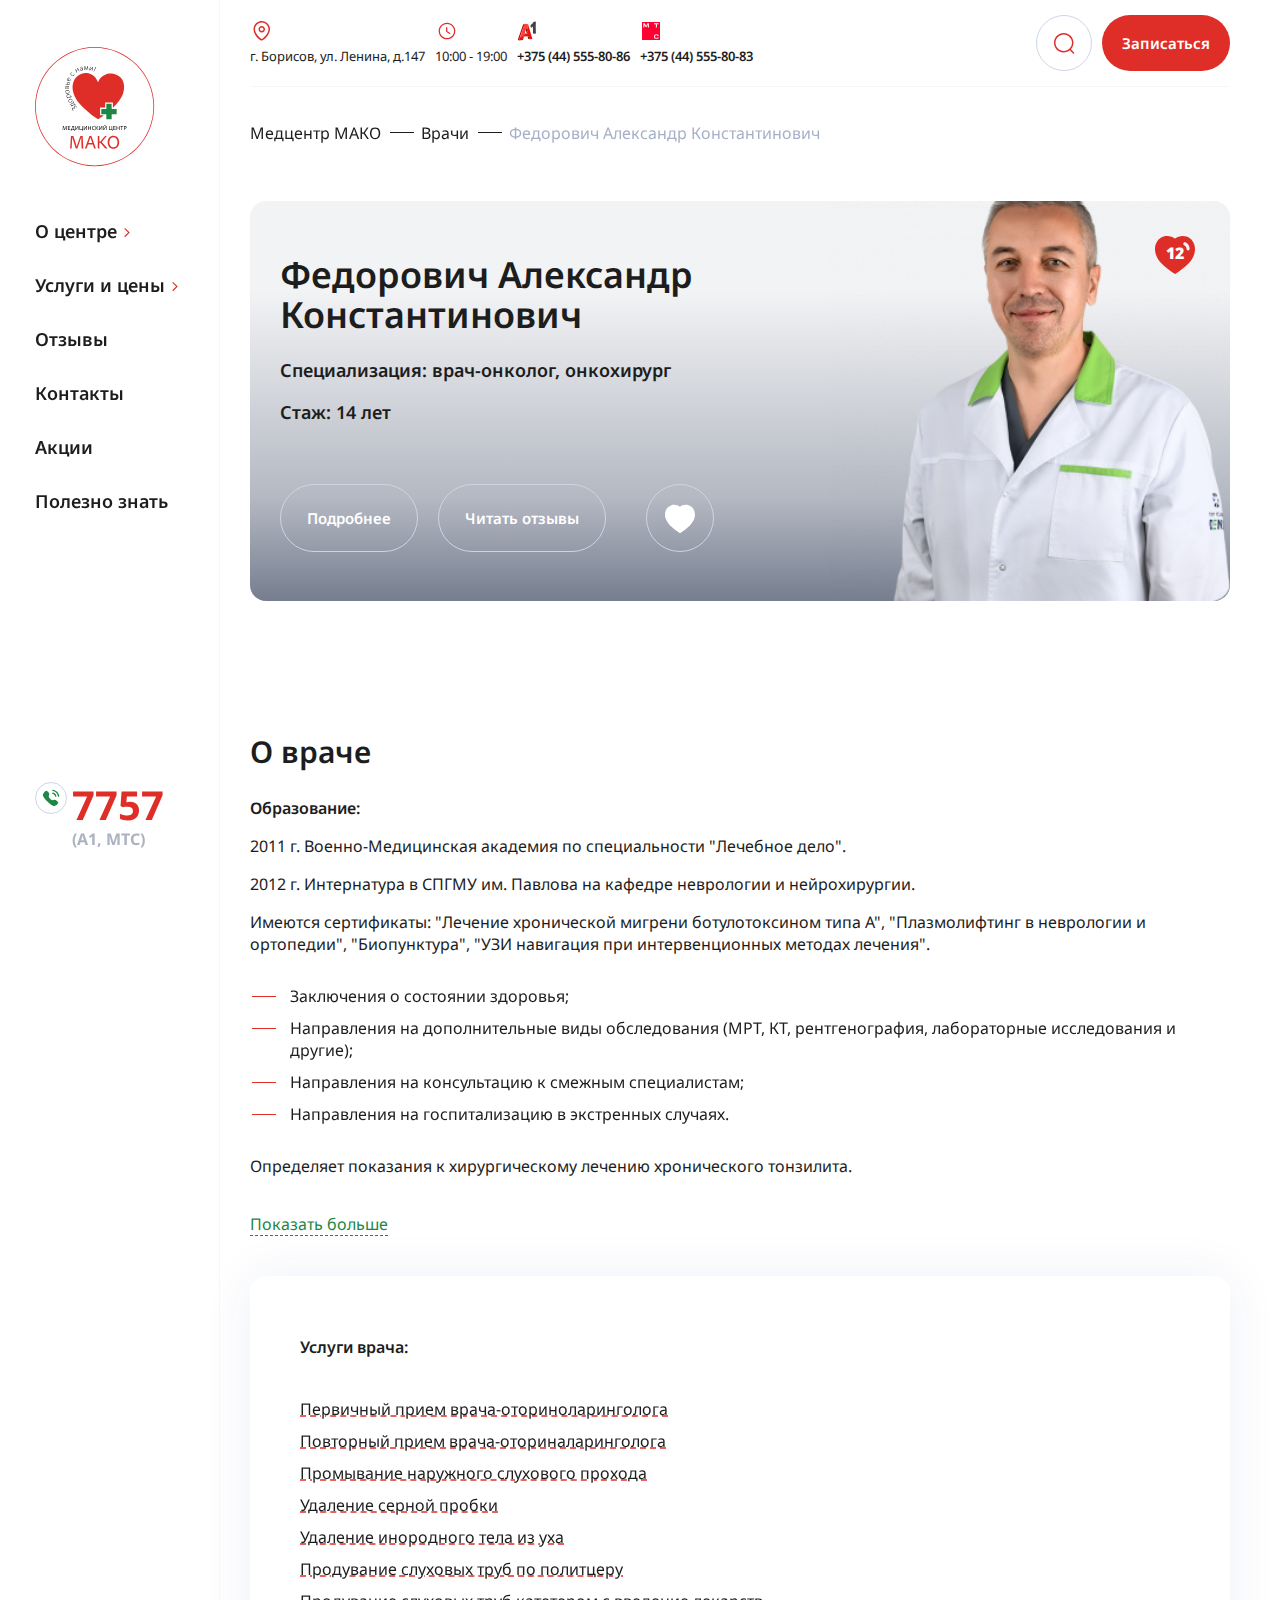
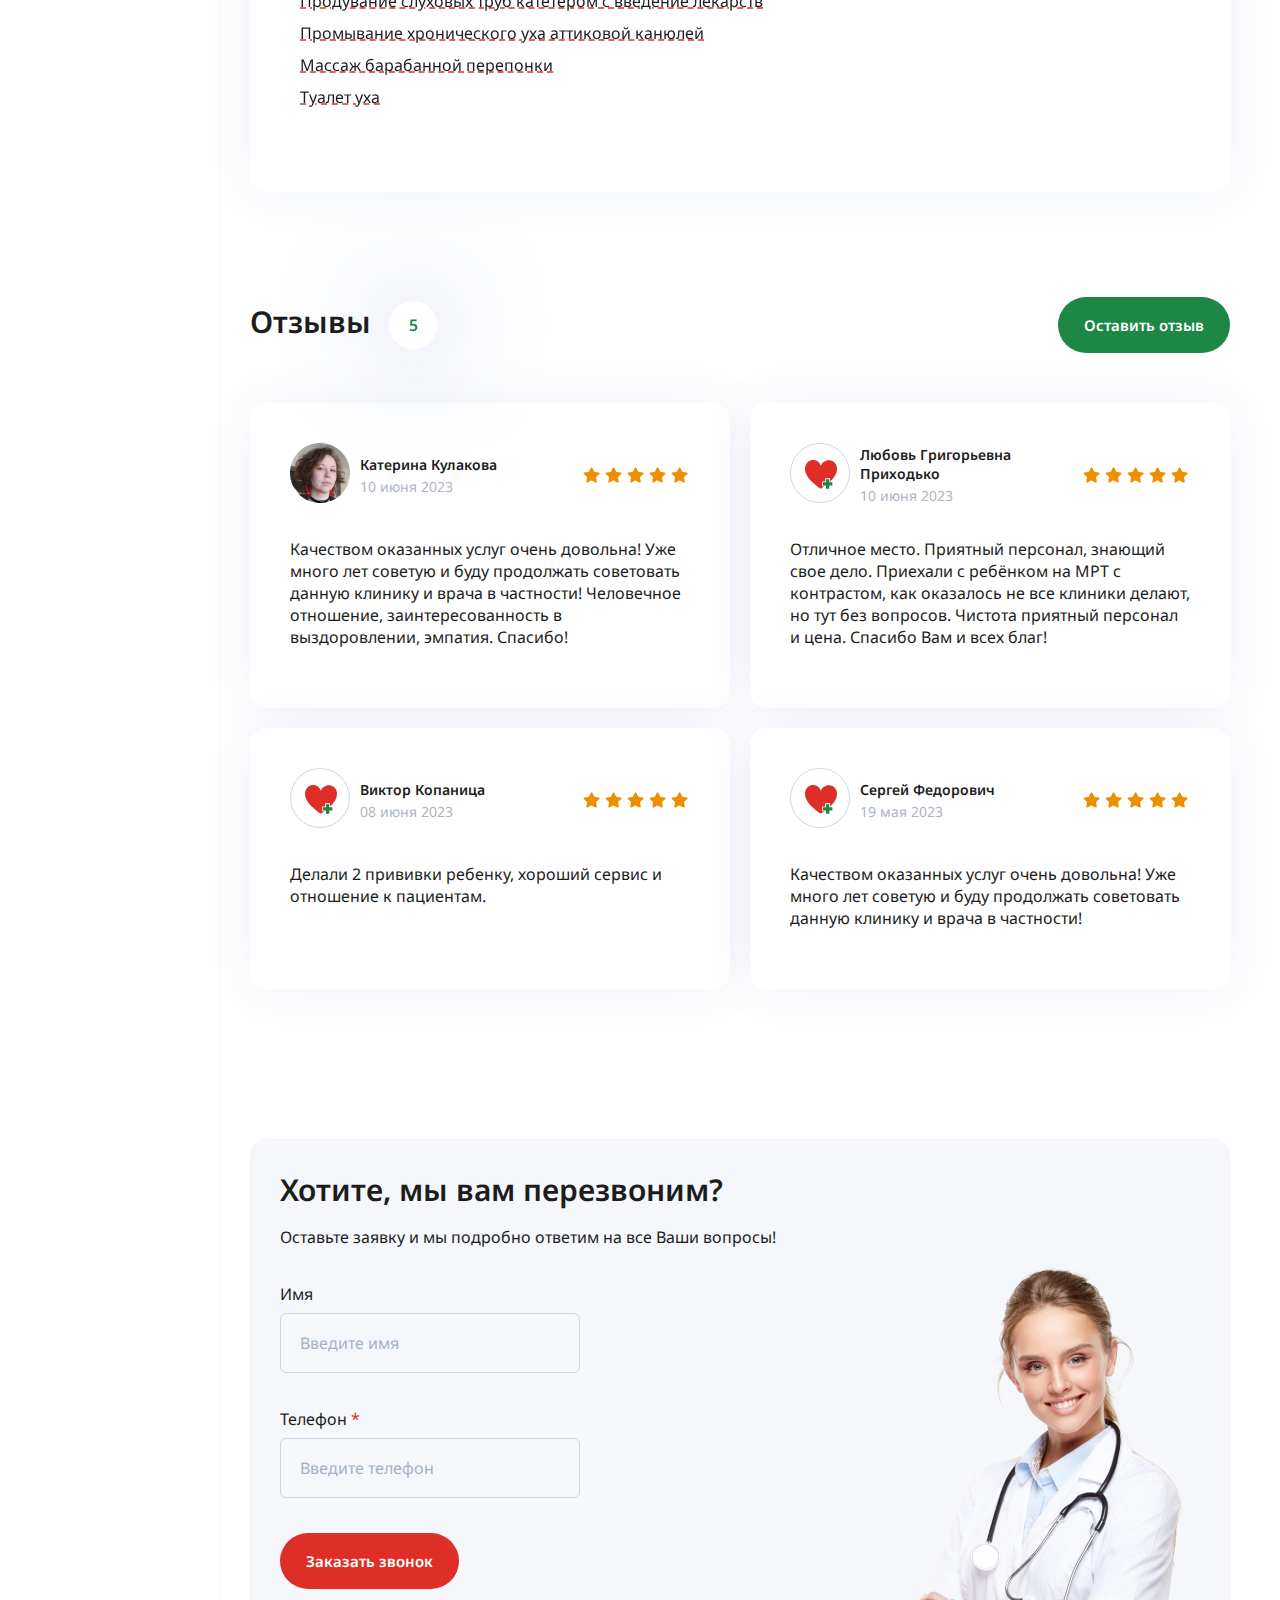
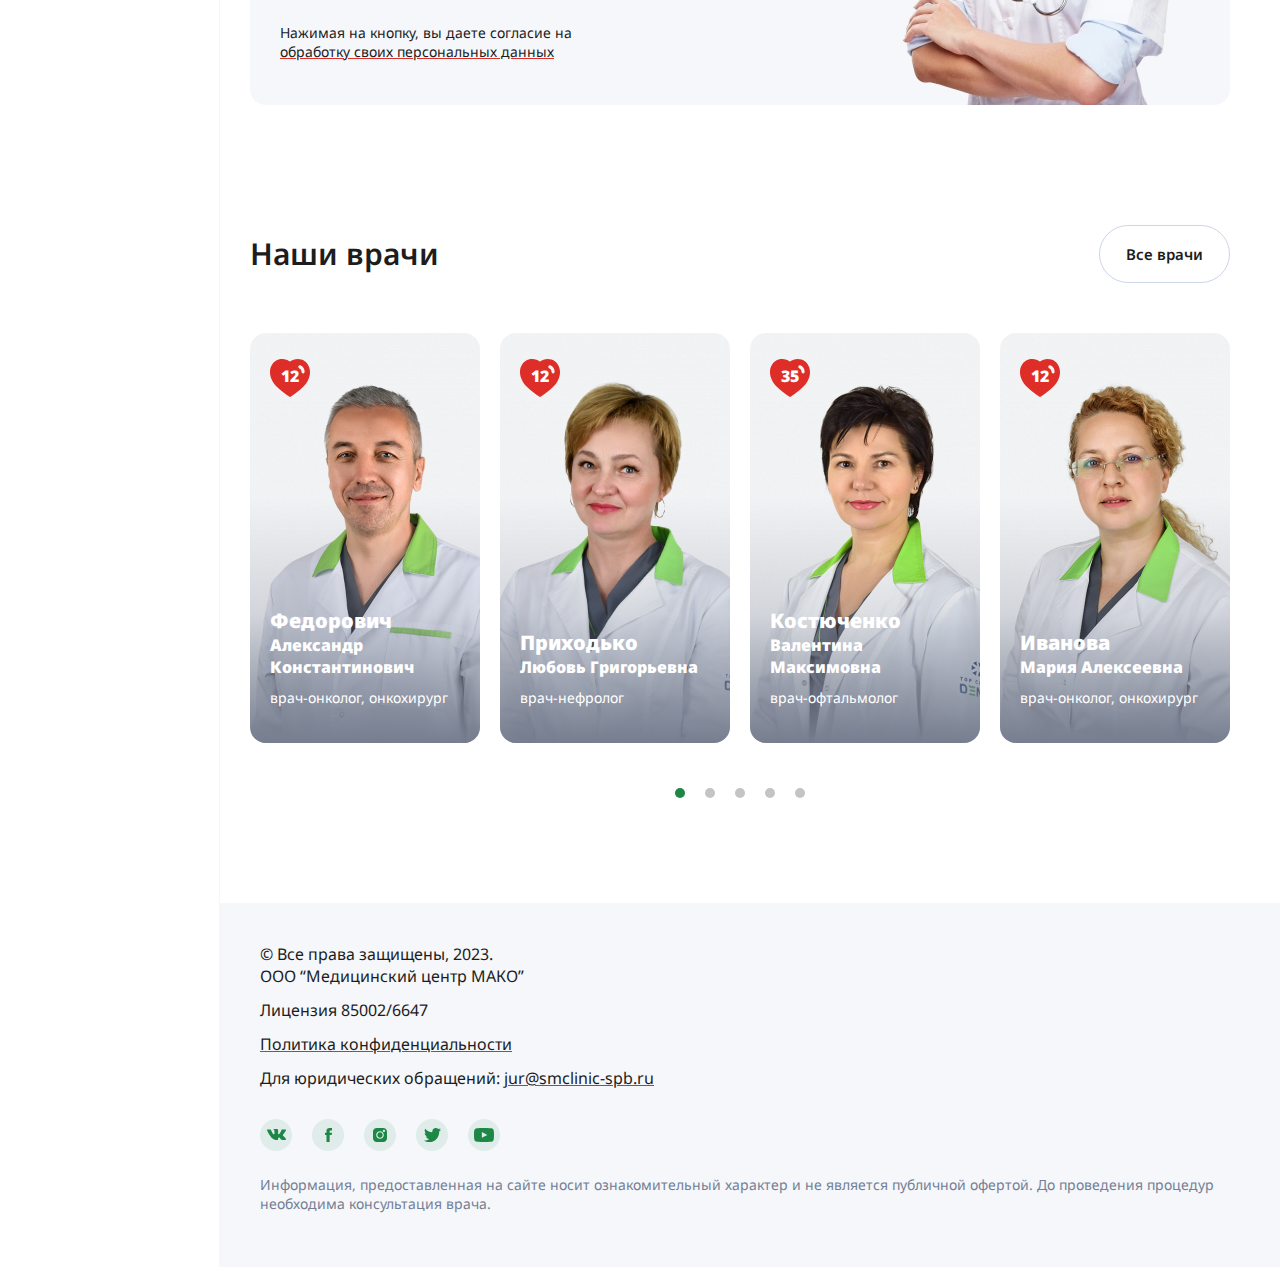
<file: doctor.html>
<!DOCTYPE html>
<html lang="ru">
  <head>
    <meta charset="UTF-8" />
    <meta name="viewport" content="width=device-width, initial-scale=1.0" />
    <link rel="icon" href="favicon.png" />
    <link rel="preconnect" href="https://fonts.googleapis.com" />
    <link rel="preconnect" href="https://fonts.gstatic.com" crossorigin />
    <link href="https://fonts.googleapis.com/css2?family=Noto+Sans:wght@400;500;600;700&display=swap" rel="stylesheet" />
    <link rel="stylesheet" href="css/swiper-bundle.min.css" />
    <link rel="stylesheet" href="css/magnific-popup.css" />
    <link rel="stylesheet" href="css/style.min.css" />
    <title>Врач - МАКО</title>
  </head>
  <body>
    <div class="wrapper">
      <aside class="aside">
        <div class="aside__float scroll">
          <a href="/" class="logo">
            <img src="img/logo.svg" width="134" height="134" alt="Лого" />
          </a>
          <nav class="nav">
            <ul class="nav__list">
              <li class="nav__list--item">
                <div class="dropdown__button--container"><a href="" class="dropdown__button">О центре</a><i class="arrow">развернуть</i></div>
                <div class="nav__list--dropdown">
                  <a href="">О нас</a>
                  <a href="">История</a>
                </div>
              </li>
              <li class="nav__list--item">
                <div class="dropdown__button--container"><a class="dropdown__button">Услуги и цены</a><i class="arrow">развернуть</i></div>
                <div class="nav__list--dropdown">
                  <a href="service.html">Услуга 1</a>
                  <a href="">История</a>
                </div>
              </li>
              <li class="nav__list--item"><a href="review.html">Отзывы</a></li>
              <li class="nav__list--item"><a href="contact.html">Контакты</a></li>
              <li class="nav__list--item"><a href="promo-list.html">Акции</a></li>
              <li class="nav__list--item"><a href="">Полезно знать</a></li>
            </ul>
          </nav>
          <div class="aside__tel">
            <img src="img/icons/phone.svg" class="aside__tel--icon" alt="" />
            <div class="aside__tel--right">
              <a href="tel:7757" class="aside__tel--number">7757</a>
              <span class="aside__tel--operator">(А1, МТС)</span>
            </div>
          </div>
        </div>
      </aside>
      <div class="content">
        <main class="main">
          <!-- шапка на мобильных - сюда перекидываются блоки в скриптах -->
          <div class="main__header">
            <div class="main__header--top">
              <a href="/" class="logo">
                <img src="img/logo-mob.svg" width="124" height="45" alt="Лого" />
              </a>
              <div class="burger"></div>
            </div>
            <div class="main__header--list">
              <div class="main__header--list-links"></div>
              <div class="main__header--list-action"></div>
              <div class="main__header--list-contact"></div>
            </div>
          </div>

          <div class="main__top">
            <div class="main__top--left">
              <div class="main__top--item">
                <img src="img/icons/location.svg" class="main__top--item-img" width="24" height="24" alt="" />
                <span>г. Борисов, ул. Ленина, д.147</span>
              </div>
              <div class="main__top--item">
                <img src="img/icons/time.svg" class="main__top--item-img" width="24" height="24" alt="" />
                <span>
                  <span class="desktop-only">Сегодня:&nbsp;</span>
                  10:00 - 19:00
                </span>
              </div>
              <div class="main__top--item">
                <img src="img/icons/a1.svg" class="main__top--item-img" width="20" height="22" alt="" />
                <a href="tel:+375445558086">+375 (44) 555-80-86</a>
              </div>
              <div class="main__top--item">
                <img src="img/icons/mts.svg" class="main__top--item-img" width="22" height="22" alt="" />
                <a href="tel:+375445558083">+375 (44) 555-80-83</a>
              </div>
            </div>
            <div class="main__top--right">
              <form class="search" action="">
                <button class="search__button search__button--top" type="submit">Поиск</button>
                <input type="text" class="search__input" placeholder="Введите ваш поисковой запрос" />
              </form>
              <a href="" class="button">
                Записаться
                <span class="desktop-only">&nbsp;на прием</span>
              </a>
            </div>
          </div>
          <ul class="breadcrumbs">
            <li class="breadcrumbs__item">
              <a href="">Медцентр МАКО</a>
            </li>
            <li class="breadcrumbs__item">
              <a href="">Врачи</a>
            </li>
            <li class="breadcrumbs__item">
              <span>Федорович Александр Константинович</span>
            </li>
          </ul>

          <section class="doctor-top__section">
            <div class="doctor-top__box">
              <span class="doctor-list__heart">12</span>
              <div class="doctor-top__text">
                <h1 class="h1">Федорович Александр Константинович</h1>
                <p class="text">Специализация: врач-онколог, онкохирург</p>
                <p class="text">Стаж: 14 лет</p>
                <div class="button__container">
                  <a href="" class="button button--secondary">Подробнее</a>
                  <a href="" class="button button--secondary">Читать отзывы</a>
                  <a href="" class="button button--fav">В избранное</a>
                </div>
              </div>
              <img src="img/doctor/fedorovic.png" class="doctor-top__img" alt="" />
            </div>
          </section>

          <section class="doctor-about__section">
            <div class="doctor-about__row">
              <div class="doctor-about__left">
                <div class="doctor-about__text">
                  <h2 class="h2">О враче</h2>
                  <h3 class="h3">Образование:</h3>
                  <p class="text">2011 г. Военно-Медицинская академия по специальности "Лечебное дело".</p>
                  <p class="text">2012 г. Интернатура в СПГМУ им. Павлова на кафедре неврологии и нейрохирургии.</p>
                  <p class="text">
                    Имеются сертификаты: "Лечение хронической мигрени ботулотоксином типа А", "Плазмолифтинг в
                    неврологии и ортопедии", "Биопунктура", "УЗИ навигация при интервенционных методах лечения".
                  </p>
                  <ul class="list">
                    <li>Заключения о состоянии здоровья;</li>
                    <li>
                      Направления на дополнительные виды обследования (МРТ, КТ, рентгенография, лабораторные
                      исследования и другие);
                    </li>
                    <li>Направления на консультацию к смежным специалистам;</li>
                    <li>Направления на госпитализацию в экстренных случаях.</li>
                  </ul>
                  <p class="text">Определяет показания к хирургическому лечению хронического тонзилита.</p>
                  <p class="text">Определяет показания к хирургическому лечению хронического тонзилита.</p>
                  <p class="text">Определяет показания к хирургическому лечению хронического тонзилита.</p>
                </div>
                <span class="link--readmore">Показать больше</span>
              </div>
              <div class="doctor-about__right">
                <div class="doctor-about__service">
                  <h3 class="h3">Услуги врача:</h3>
                  <ul class="doctor-about__service-list scroll">
                    <li><a href="">Первичный прием врача-оториноларинголога</a></li>
                    <li><a href="">Повторный прием врача-оториналаринголога</a></li>
                    <li><a href="">Промывание наружного слухового прохода</a></li>
                    <li><a href="">Удаление серной пробки</a></li>
                    <li><a href="">Удаление инородного тела из уха</a></li>
                    <li><a href="">Продувание слуховых труб по политцеру</a></li>
                    <li><a href="">Продувание слуховых труб катетером с введение лекарств</a></li>
                    <li><a href="">Промывание хронического уха аттиковой канюлей</a></li>
                    <li><a href="">Массаж барабанной перепонки</a></li>
                    <li><a href="">Туалет уха</a></li>
                  </ul>
                </div>
              </div>
            </div>
          </section>

          <section class="review__section">
            <div class="heading">
              <h2 class="h2">
                Отзывы
                <span class="circle">5</span>
              </h2>
              <a href="" class="button button--green">Оставить отзыв</a>
            </div>
            <div class="review__grid">
              <div class="review__card">
                <div class="review__card--top">
                  <div class="review__card--top-img">
                    <img src="img/review/katerina.png" alt="Фото клиента" />
                  </div>
                  <div class="review__card--top-text">
                    <p class="review__card--top-name">Катерина Кулакова</p>
                    <p class="review__card--top-date">10 июня 2023</p>
                  </div>
                  <div class="review__card--top-stars">
                    <img src="img/icons/star.svg" alt="Звезда" />
                    <img src="img/icons/star.svg" alt="Звезда" />
                    <img src="img/icons/star.svg" alt="Звезда" />
                    <img src="img/icons/star.svg" alt="Звезда" />
                    <img src="img/icons/star.svg" alt="Звезда" />
                  </div>
                </div>
                <div class="review__card--text">
                  Качеством оказанных услуг очень довольна! Уже много лет советую и буду продолжать советовать данную
                  клинику и врача в частности! Человечное отношение, заинтересованность в выздоровлении, эмпатия.
                  Спасибо!
                </div>
              </div>
              <div class="review__card">
                <div class="review__card--top">
                  <div class="review__card--top-img">
                    <img src="img/review/noname.svg" alt="Фото клиента" />
                  </div>
                  <div class="review__card--top-text">
                    <p class="review__card--top-name">Любовь Григорьевна Приходько</p>
                    <p class="review__card--top-date">10 июня 2023</p>
                  </div>
                  <div class="review__card--top-stars">
                    <img src="img/icons/star.svg" alt="Звезда" />
                    <img src="img/icons/star.svg" alt="Звезда" />
                    <img src="img/icons/star.svg" alt="Звезда" />
                    <img src="img/icons/star.svg" alt="Звезда" />
                    <img src="img/icons/star.svg" alt="Звезда" />
                  </div>
                </div>
                <div class="review__card--text">
                  Отличное место. Приятный персонал, знающий свое дело. Приехали с ребёнком на МРТ с контрастом, как
                  оказалось не все клиники делают, но тут без вопросов. Чистота приятный персонал и цена. Спасибо Вам и
                  всех благ!
                </div>
              </div>
              <div class="review__card">
                <div class="review__card--top">
                  <div class="review__card--top-img">
                    <img src="img/review/noname.svg" alt="Фото клиента" />
                  </div>
                  <div class="review__card--top-text">
                    <p class="review__card--top-name">Виктор Копаница</p>
                    <p class="review__card--top-date">08 июня 2023</p>
                  </div>
                  <div class="review__card--top-stars">
                    <img src="img/icons/star.svg" alt="Звезда" />
                    <img src="img/icons/star.svg" alt="Звезда" />
                    <img src="img/icons/star.svg" alt="Звезда" />
                    <img src="img/icons/star.svg" alt="Звезда" />
                    <img src="img/icons/star.svg" alt="Звезда" />
                  </div>
                </div>
                <div class="review__card--text">Делали 2 прививки ребенку, хороший сервис и отношение к пациентам.</div>
              </div>
              <div class="review__card">
                <div class="review__card--top">
                  <div class="review__card--top-img">
                    <img src="img/review/noname.svg" alt="Фото клиента" />
                  </div>
                  <div class="review__card--top-text">
                    <p class="review__card--top-name">Сергей Федорович</p>
                    <p class="review__card--top-date">19 мая 2023</p>
                  </div>
                  <div class="review__card--top-stars">
                    <img src="img/icons/star.svg" alt="Звезда" />
                    <img src="img/icons/star.svg" alt="Звезда" />
                    <img src="img/icons/star.svg" alt="Звезда" />
                    <img src="img/icons/star.svg" alt="Звезда" />
                    <img src="img/icons/star.svg" alt="Звезда" />
                  </div>
                </div>
                <div class="review__card--text">
                  Качеством оказанных услуг очень довольна! Уже много лет советую и буду продолжать советовать данную
                  клинику и врача в частности!
                </div>
              </div>
            </div>
          </section>

          <section class="call__section">
            <div class="call__box">
              <div class="call__textbox">
                <h2 class="h2">Хотите, мы вам перезвоним?</h2>
                <p class="text">Оставьте заявку и мы подробно ответим на все Ваши вопросы!</p>
              </div>
              <form action="" class="form" id="call-form">
                <div class="form__row">
                  <label class="form__label">
                    <span class="form__label--name">Имя</span>
                    <input type="text" class="form__label--input" placeholder="Введите имя" />
                  </label>
                  <label class="form__label">
                    <span class="form__label--name">
                      Телефон
                      <span class="form__label--required">*</span>
                    </span>
                    <input type="text" class="form__label--input" placeholder="Введите телефон" required />
                  </label>
                  <input type="submit" class="button" value="Заказать звонок" />
                </div>
                <p class="form__confirm">
                  Нажимая на кнопку, вы даете согласие на
                  <a href="">обработку своих персональных данных</a>
                </p>
              </form>
              <img src="img/call-back.png" class="call__img" alt="" />
            </div>
          </section>

          <section class="doctor-swiper__section">
            <div class="heading">
              <h1 class="h2">Наши врачи</h1>
              <a href="" class="button button--white">Все врачи</a>
            </div>
            <div class="doctor-swiper__container swiper__container">
              <div class="swiper doctor-swiper">
                <div class="swiper-wrapper">
                  <div class="swiper-slide">
                    <a href="" class="doctor-list__card">
                      <span class="doctor-list__heart">12</span>
                      <img src="img/doctor/fedorovic.png" class="doctor-list__img" alt="" />
                      <span class="doctor-list__data">
                        <span class="doctor-list__surname">Федорович</span>
                        <span class="doctor-list__name">Александр Константинович</span>
                        <span class="doctor-list__role">врач-онколог, онкохирург</span>
                      </span>
                    </a>
                  </div>
                  <div class="swiper-slide">
                    <a href="" class="doctor-list__card">
                      <span class="doctor-list__heart">12</span>
                      <img src="img/doctor/prichodko.png" class="doctor-list__img" alt="" />
                      <span class="doctor-list__data">
                        <span class="doctor-list__surname">Приходько</span>
                        <span class="doctor-list__name">Любовь Григорьевна</span>
                        <span class="doctor-list__role">врач-нефролог</span>
                      </span>
                    </a>
                  </div>
                  <div class="swiper-slide">
                    <a href="" class="doctor-list__card">
                      <span class="doctor-list__heart">35</span>
                      <img src="img/doctor/kostyuchenko.png" class="doctor-list__img" alt="" />
                      <span class="doctor-list__data">
                        <span class="doctor-list__surname">Костюченко</span>
                        <span class="doctor-list__name">Валентина Максимовна</span>
                        <span class="doctor-list__role">врач-офтальмолог</span>
                      </span>
                    </a>
                  </div>
                  <div class="swiper-slide">
                    <a href="" class="doctor-list__card">
                      <span class="doctor-list__heart">12</span>
                      <img src="img/doctor/ivanova.png" class="doctor-list__img" alt="" />
                      <span class="doctor-list__data">
                        <span class="doctor-list__surname">Иванова</span>
                        <span class="doctor-list__name">Мария Алексеевна</span>
                        <span class="doctor-list__role">врач-онколог, онкохирург</span>
                      </span>
                    </a>
                  </div>
                  <div class="swiper-slide">
                    <a href="" class="doctor-list__card">
                      <span class="doctor-list__heart">12</span>
                      <img src="img/doctor/ivanova.png" class="doctor-list__img" alt="" />
                      <span class="doctor-list__data">
                        <span class="doctor-list__surname">Иванова</span>
                        <span class="doctor-list__name">Мария Алексеевна</span>
                        <span class="doctor-list__role">врач-онколог, онкохирург</span>
                      </span>
                    </a>
                  </div>
                </div>
              </div>

              <div class="swiper-pagination doctor-swiper__pagination"></div>
            </div>
          </section>
        </main>
        <footer class="footer">
          <div class="container">
            <div class="footer__row">
              <p class="footer__point">
                © Все права защищены, 2023.
                <br />
                ООО “Медицинский центр МАКО”
              </p>
              <p class="footer__point">Лицензия 85002/6647</p>
              <p class="footer__point"><a href="">Политика конфиденциальности</a></p>
              <p class="footer__point">
                Для юридических обращений:
                <a href="mailto:jur@smclinic‑spb.ru">jur@smclinic‑spb.ru</a>
              </p>
            </div>
            <div class="footer__row">
              <div class="footer__social">
                <a href="" class="footer__social--link"><img src="img/icons/social/vk.svg" alt="" /></a>
                <a href="" class="footer__social--link"><img src="img/icons/social/fb.svg" alt="" /></a>
                <a href="" class="footer__social--link"><img src="img/icons/social/instagram.svg" alt="" /></a>
                <a href="" class="footer__social--link"><img src="img/icons/social/twitter.svg" alt="" /></a>
                <a href="" class="footer__social--link"><img src="img/icons/social/youtube.svg" alt="" /></a>
              </div>
              <p class="footer__text">
                Информация, предоставленная на сайте носит ознакомительный характер и не является публичной офертой. До
                проведения процедур необходима консультация врача.
              </p>
            </div>
          </div>
        </footer>
      </div>
    </div>
    <script src="js/jquery-3.7.0.min.js"></script>
    <script src="js/jquery.validate.min.js"></script>
    <script src="js/localization/messages_ru.min.js"></script>
    <script src="js/swiper-bundle.min.js"></script>
    <script src="js/jquery.magnific-popup.min.js"></script>
    <script src="js/scripts.js"></script>
  </body>
</html>
</file>
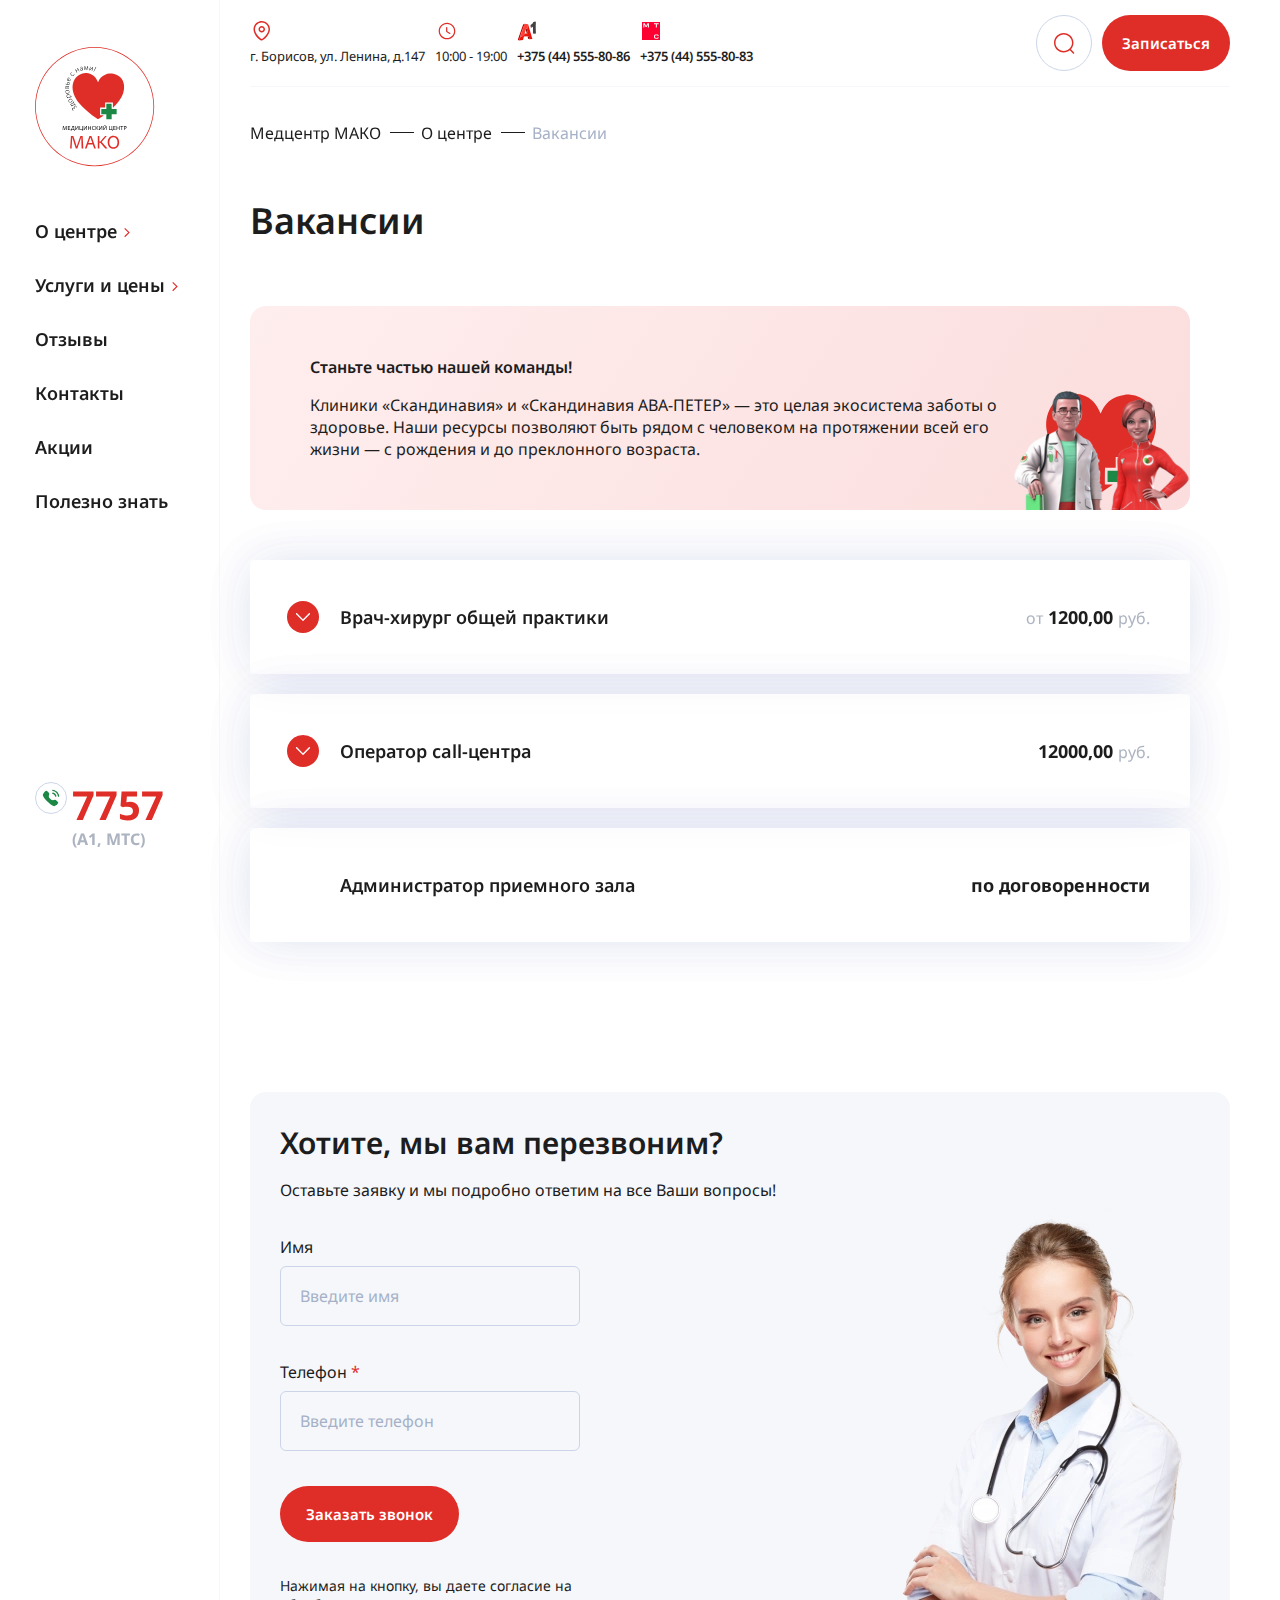
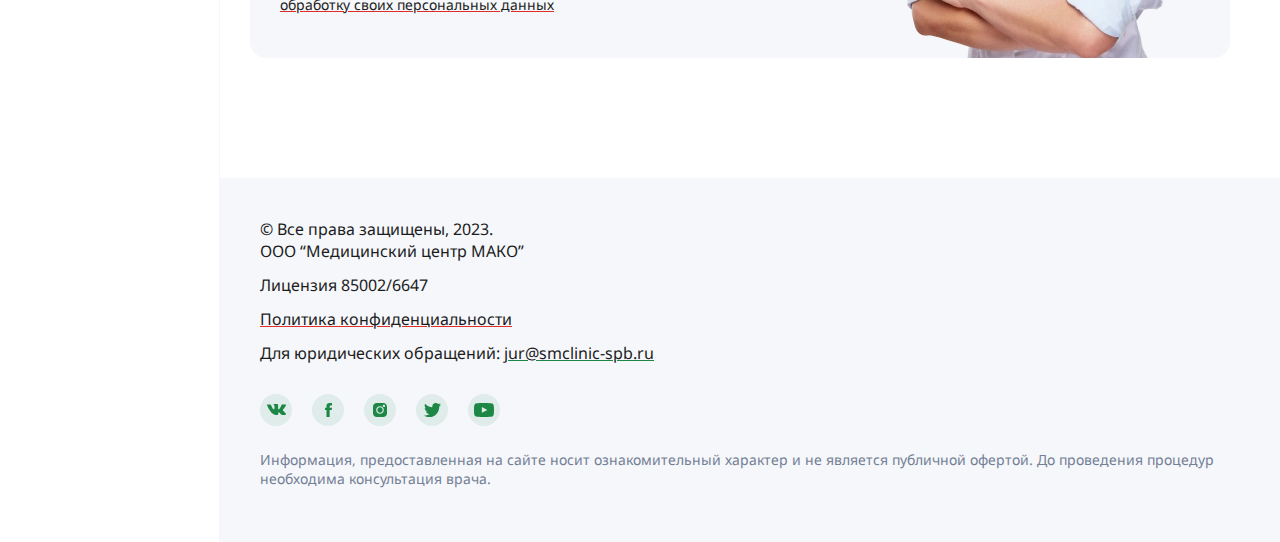
<file: job.html>
<!DOCTYPE html>
<html lang="ru">
  <head>
    <meta charset="UTF-8" />
    <meta name="viewport" content="width=device-width, initial-scale=1.0" />
    <link rel="icon" href="favicon.png" />
    <link rel="preconnect" href="https://fonts.googleapis.com" />
    <link rel="preconnect" href="https://fonts.gstatic.com" crossorigin />
    <link
      href="https://fonts.googleapis.com/css2?family=Noto+Sans:wght@400;500;600;700&display=swap"
      rel="stylesheet" />
    <link rel="stylesheet" href="css/swiper-bundle.min.css" />
    <link rel="stylesheet" href="css/magnific-popup.css" />
    <link rel="stylesheet" href="css/style.min.css" />
    <title>Вакансии - МАКО</title>
  </head>
  <body>
    <div class="wrapper">
      <aside class="aside">
        <div class="aside__float scroll">
          <a href="/" class="logo">
            <img src="img/logo.svg" width="134" height="134" alt="Лого" />
          </a>
          <nav class="nav">
            <ul class="nav__list">
              <li class="nav__list--item">
                <div class="dropdown__button--container">
                  <a href="" class="dropdown__button">О центре</a>
                  <i class="arrow">развернуть</i>
                </div>
                <div class="nav__list--dropdown">
                  <a href="">О нас</a>
                  <a href="">История</a>
                </div>
              </li>
              <li class="nav__list--item">
                <div class="dropdown__button--container">
                  <a class="dropdown__button">Услуги и цены</a>
                  <i class="arrow">развернуть</i>
                </div>
                <div class="nav__list--dropdown">
                  <a href="service.html">Услуга 1</a>
                  <a href="">История</a>
                </div>
              </li>
              <li class="nav__list--item"><a href="review.html">Отзывы</a></li>
              <li class="nav__list--item"><a href="contact.html">Контакты</a></li>
              <li class="nav__list--item"><a href="promo-list.html">Акции</a></li>
              <li class="nav__list--item"><a href="">Полезно знать</a></li>
            </ul>
          </nav>
          <div class="aside__tel">
            <img src="img/icons/phone.svg" class="aside__tel--icon" alt="" />
            <div class="aside__tel--right">
              <a href="tel:7757" class="aside__tel--number">7757</a>
              <span class="aside__tel--operator">(А1, МТС)</span>
            </div>
          </div>
        </div>
      </aside>
      <div class="content">
        <main class="main">
          <!-- шапка на мобильных - сюда перекидываются блоки в скриптах -->
          <div class="main__header">
            <div class="main__header--top">
              <a href="/" class="logo">
                <img src="img/logo-mob.svg" width="124" height="45" alt="Лого" />
              </a>
              <div class="burger"></div>
            </div>
            <div class="main__header--list">
              <div class="main__header--list-links"></div>
              <div class="main__header--list-action"></div>
              <div class="main__header--list-contact"></div>
            </div>
          </div>

          <div class="main__top">
            <div class="main__top--left">
              <div class="main__top--item">
                <img src="img/icons/location.svg" class="main__top--item-img" width="24" height="24" alt="" />
                <span>г. Борисов, ул. Ленина, д.147</span>
              </div>
              <div class="main__top--item">
                <img src="img/icons/time.svg" class="main__top--item-img" width="24" height="24" alt="" />
                <span>
                  <span class="desktop-only">Сегодня:&nbsp;</span>
                  10:00 - 19:00
                </span>
              </div>
              <div class="main__top--item">
                <img src="img/icons/a1.svg" class="main__top--item-img" width="20" height="22" alt="" />
                <a href="tel:+375445558086">+375 (44) 555-80-86</a>
              </div>
              <div class="main__top--item">
                <img src="img/icons/mts.svg" class="main__top--item-img" width="22" height="22" alt="" />
                <a href="tel:+375445558083">+375 (44) 555-80-83</a>
              </div>
            </div>
            <div class="main__top--right">
              <form class="search" action="">
                <button class="search__button search__button--top" type="submit">Поиск</button>
                <input type="text" class="search__input" placeholder="Введите ваш поисковой запрос" />
              </form>
              <a href="" class="button">
                Записаться
                <span class="desktop-only">&nbsp;на прием</span>
              </a>
            </div>
          </div>
          <ul class="breadcrumbs">
            <li class="breadcrumbs__item">
              <a href="">Медцентр МАКО</a>
            </li>
            <li class="breadcrumbs__item">
              <a href="">О центре</a>
            </li>
            <li class="breadcrumbs__item">
              <span>Вакансии</span>
            </li>
          </ul>

          <article class="article">
            <h1 class="h1">Вакансии</h1>
            <div class="article__note">
              <img src="img/job.svg" class="article__note--img article__note--img-job" alt="">
              <h3 class="h3">Станьте частью нашей команды!</h3>
              <div class="article__note--text">
                <p>
                  Клиники «Скандинавия» и «Скандинавия АВА-ПЕТЕР» ― это целая экосистема заботы о здоровье. Наши ресурсы позволяют быть рядом с человеком на протяжении всей его жизни ― с рождения и до преклонного возраста.
                </p>
              </div>
            </div>
            
            <div class="accordion__container">
              <div class="accordion__item">
                <div class="accordion__content">
                  <p>Лапароскопия — это тип хирургической процедуры, которая позволяет специалисту получить доступ к внутренним органам без необходимости делать большие разрезы. Происходит за счет того, что используется специальный инструмент — лапароскоп. Это небольшая трубка с источником света и камерой, которая передает изображение внутренней части живота или таза на телевизионный монитор.</p>
                  <p>Грыжи различной локализации и сложности — паховые, пупочные, белой линии живота, диастаз прямых мышц брюшной стенки, диафрагмальные и посттравматические грыжи.</p>
                </div>
                <div class="accordion__heading">
                  <button class="accordion__button">Развернуть</button>
                  <p class="accordion__heading--name">Врач-хирург общей практики</p>
                  <div class="price">
                    <span class="price-currency">от</span>
                    1200,00
                    <span class="price-currency">руб.</span>
                  </div>
                </div>
              </div>
              <div class="accordion__item">
                <div class="accordion__content">
                  <p>Лапароскопия — это тип хирургической процедуры, которая позволяет специалисту получить доступ к внутренним органам без необходимости делать большие разрезы. Происходит за счет того, что используется специальный инструмент — лапароскоп. Это небольшая трубка с источником света и камерой, которая передает изображение внутренней части живота или таза на телевизионный монитор.</p>
                  <p>Грыжи различной локализации и сложности — паховые, пупочные, белой линии живота, диастаз прямых мышц брюшной стенки, диафрагмальные и посттравматические грыжи.</p>
                </div>
                <div class="accordion__heading">
                  <button class="accordion__button">Развернуть</button>
                  <p class="accordion__heading--name">Оператор call-центра</p>
                  <div class="price">
                    12000,00
                    <span class="price-currency">руб.</span>
                  </div>
                </div>
              </div>
              <div class="accordion__item">
                <div class="accordion__content">
                  <p>Лапароскопия — это тип хирургической процедуры, которая позволяет специалисту получить доступ к внутренним органам без необходимости делать большие разрезы. Происходит за счет того, что используется специальный инструмент — лапароскоп. Это небольшая трубка с источником света и камерой, которая передает изображение внутренней части живота или таза на телевизионный монитор.</p>
                  <p>Грыжи различной локализации и сложности — паховые, пупочные, белой линии живота, диастаз прямых мышц брюшной стенки, диафрагмальные и посттравматические грыжи.</p>
                </div>
                <div class="accordion__heading">
                  <p class="accordion__heading--name">Администратор приемного зала</p>
                  <div class="price">
                    по договоренности
                  </div>
                </div>
              </div>
            </div>
          </article>

          <section class="call__section">
            <div class="call__box">
              <div class="call__textbox">
                <h2 class="h2">Хотите, мы вам перезвоним?</h2>
                <p class="text">Оставьте заявку и мы подробно ответим на все Ваши вопросы!</p>
              </div>
              <form action="" class="form" id="call-form">
                <div class="form__row">
                  <label class="form__label">
                    <span class="form__label--name">Имя</span>
                    <input type="text" class="form__label--input" placeholder="Введите имя" />
                  </label>
                  <label class="form__label">
                    <span class="form__label--name">
                      Телефон
                      <span class="form__label--required">*</span>
                    </span>
                    <input type="text" class="form__label--input" placeholder="Введите телефон" required />
                  </label>
                  <input type="submit" class="button" value="Заказать звонок" />
                </div>
                <p class="form__confirm">
                  Нажимая на кнопку, вы даете согласие на
                  <a href="">обработку своих персональных данных</a>
                </p>
              </form>
              <img src="img/call-back.png" class="call__img" alt="" />
            </div>
          </section>
        </main>
        <footer class="footer">
          <div class="container">
            <div class="footer__row">
              <p class="footer__point">
                © Все права защищены, 2023.
                <br />
                ООО “Медицинский центр МАКО”
              </p>
              <p class="footer__point">Лицензия 85002/6647</p>
              <p class="footer__point"><a href="">Политика конфиденциальности</a></p>
              <p class="footer__point">
                Для юридических обращений:
                <a href="mailto:jur@smclinic‑spb.ru">jur@smclinic‑spb.ru</a>
              </p>
            </div>
            <div class="footer__row">
              <div class="footer__social">
                <a href="" class="footer__social--link"><img src="img/icons/social/vk.svg" alt="" /></a>
                <a href="" class="footer__social--link"><img src="img/icons/social/fb.svg" alt="" /></a>
                <a href="" class="footer__social--link"><img src="img/icons/social/instagram.svg" alt="" /></a>
                <a href="" class="footer__social--link"><img src="img/icons/social/twitter.svg" alt="" /></a>
                <a href="" class="footer__social--link"><img src="img/icons/social/youtube.svg" alt="" /></a>
              </div>
              <p class="footer__text">
                Информация, предоставленная на сайте носит ознакомительный характер и не является публичной офертой. До
                проведения процедур необходима консультация врача.
              </p>
            </div>
          </div>
        </footer>
      </div>
    </div>
    <script src="js/jquery-3.7.0.min.js"></script>
    <script src="js/jquery.validate.min.js"></script>
    <script src="js/localization/messages_ru.min.js"></script>
    <script src="js/swiper-bundle.min.js"></script>
    <script src="js/jquery.magnific-popup.min.js"></script>
    <script src="js/scripts.js"></script>
  </body>
</html>
</file>
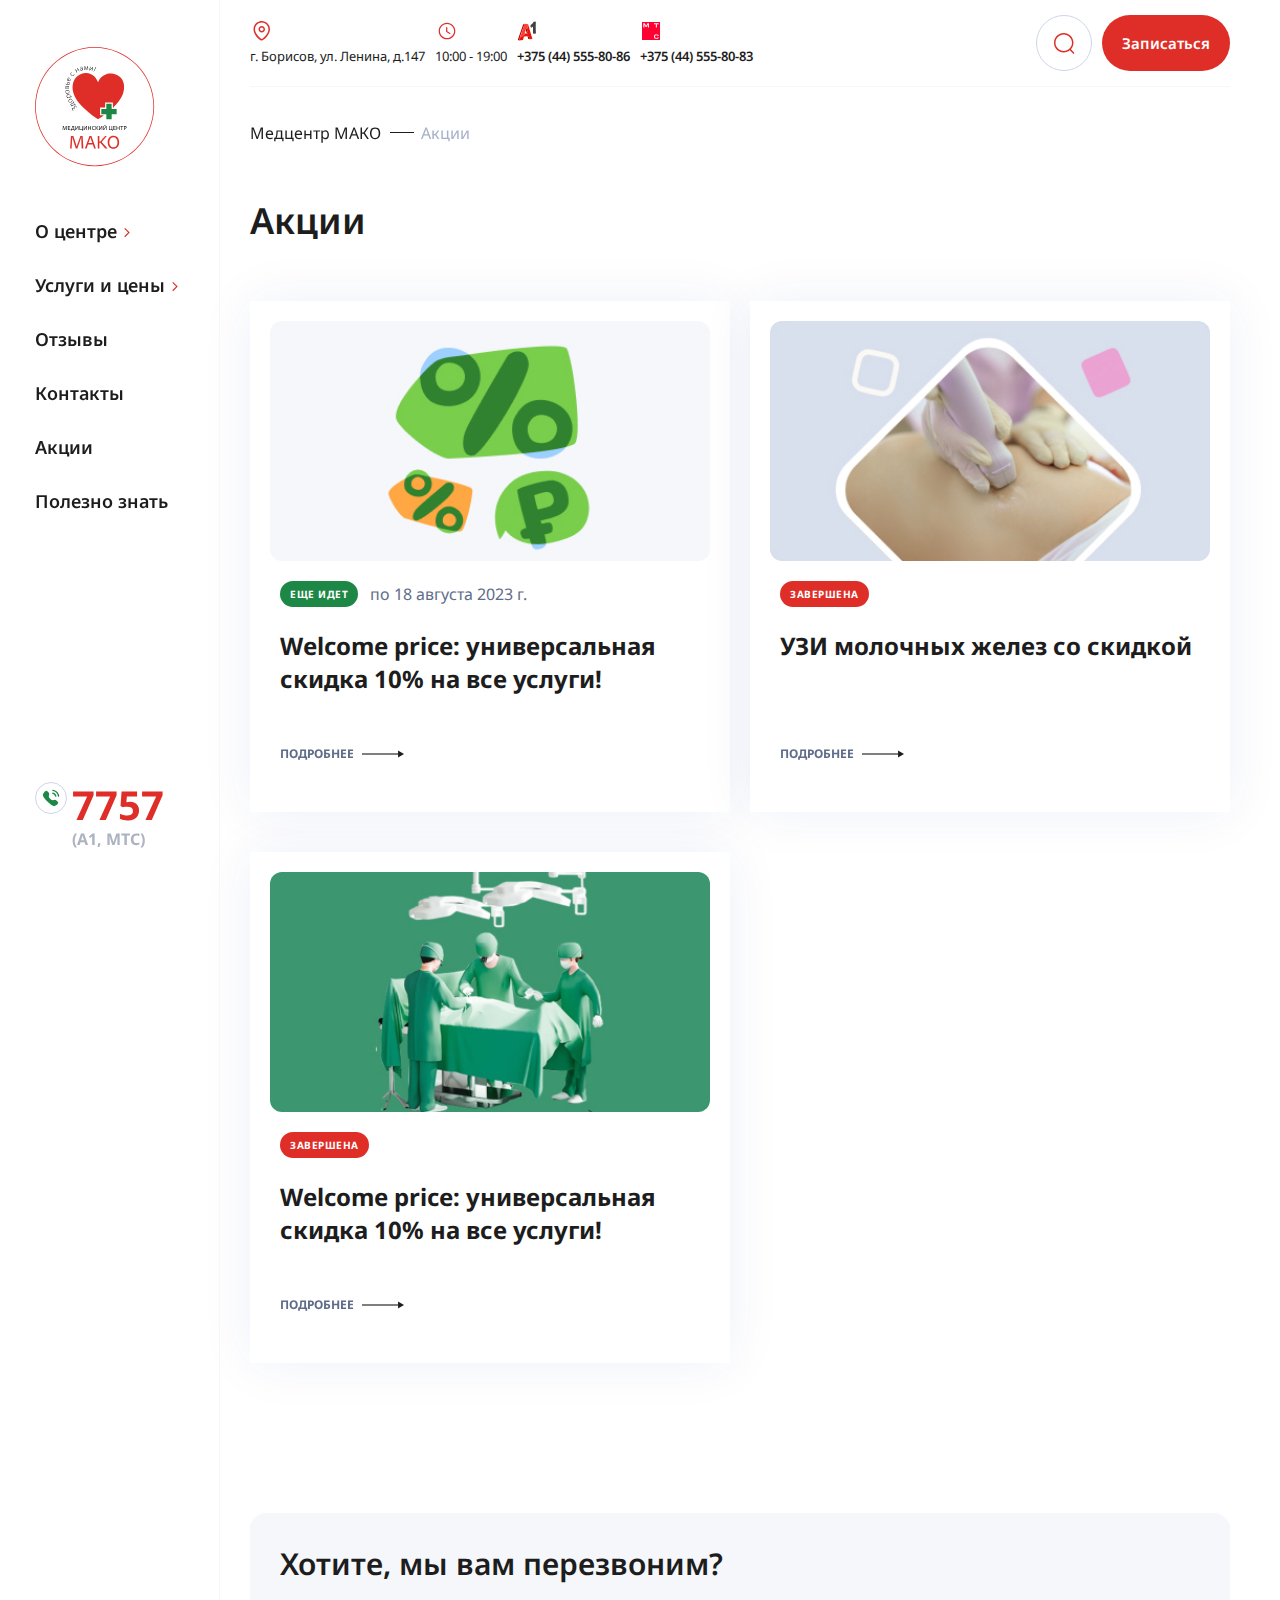
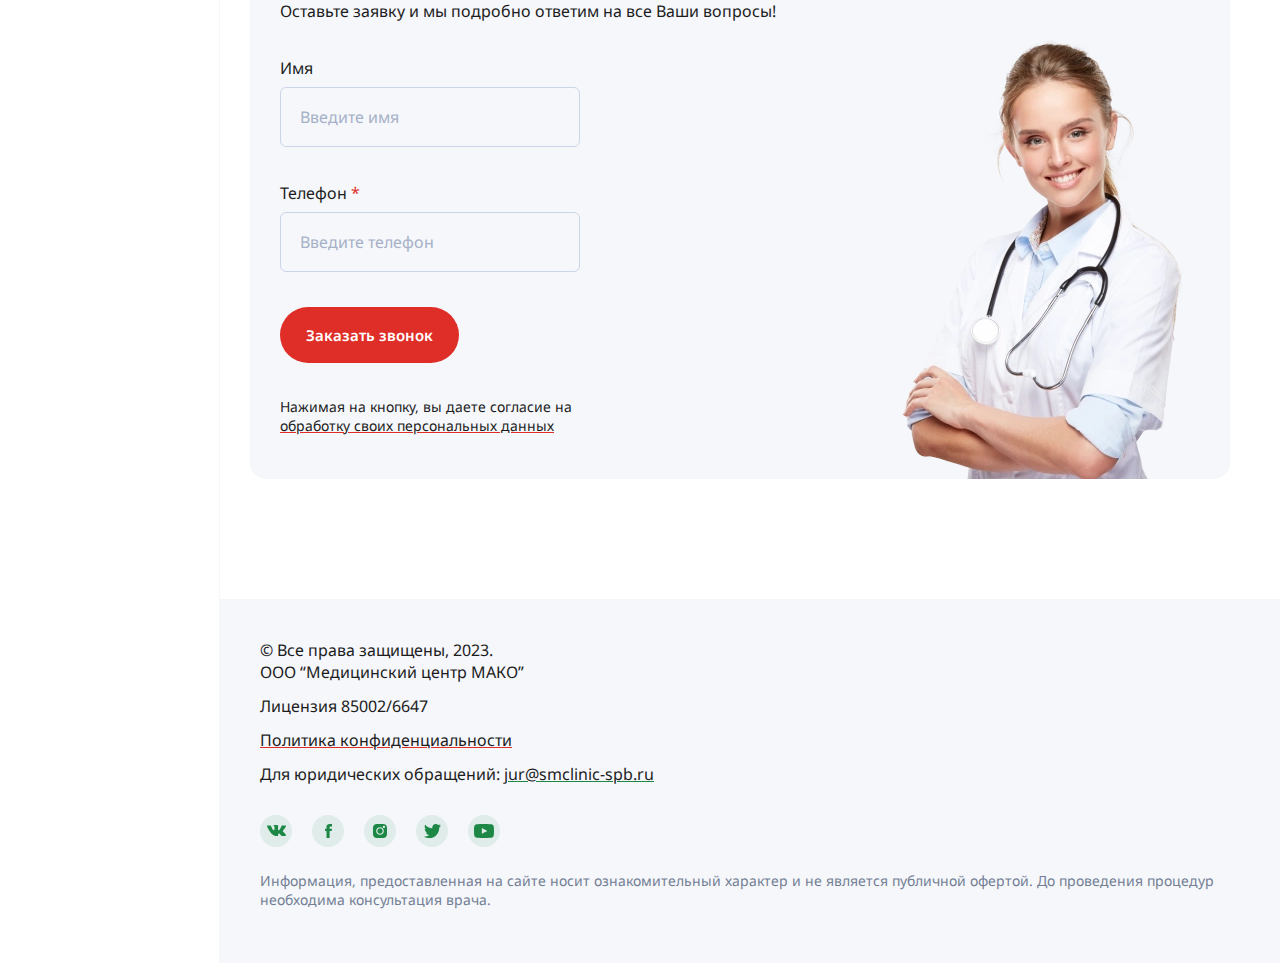
<file: promo-list.html>
<!DOCTYPE html>
<html lang="ru">
  <head>
    <meta charset="UTF-8" />
    <meta name="viewport" content="width=device-width, initial-scale=1.0" />
    <link rel="icon" href="favicon.png" />
    <link rel="preconnect" href="https://fonts.googleapis.com" />
    <link rel="preconnect" href="https://fonts.gstatic.com" crossorigin />
    <link href="https://fonts.googleapis.com/css2?family=Noto+Sans:wght@400;500;600;700&display=swap" rel="stylesheet" />
    <link rel="stylesheet" href="css/swiper-bundle.min.css" />
    <link rel="stylesheet" href="css/magnific-popup.css" />
    <link rel="stylesheet" href="css/style.min.css" />
    <title>Акции - МАКО</title>
  </head>
  <body>
    <div class="wrapper">
      <aside class="aside">
        <div class="aside__float scroll">
          <a href="/" class="logo">
            <img src="img/logo.svg" width="134" height="134" alt="Лого" />
          </a>
          <nav class="nav">
            <ul class="nav__list">
              <li class="nav__list--item">
                <div class="dropdown__button--container"><a href="" class="dropdown__button">О центре</a><i class="arrow">развернуть</i></div>
                <div class="nav__list--dropdown">
                  <a href="">О нас</a>
                  <a href="">История</a>
                </div>
              </li>
              <li class="nav__list--item">
                <div class="dropdown__button--container"><a class="dropdown__button">Услуги и цены</a><i class="arrow">развернуть</i></div>
                <div class="nav__list--dropdown">
                  <a href="service.html">Услуга 1</a>
                  <a href="">История</a>
                </div>
              </li>
              <li class="nav__list--item"><a href="review.html">Отзывы</a></li>
              <li class="nav__list--item"><a href="contact.html">Контакты</a></li>
              <li class="nav__list--item"><a href="promo-list.html">Акции</a></li>
              <li class="nav__list--item"><a href="">Полезно знать</a></li>
            </ul>
          </nav>
          <div class="aside__tel">
            <img src="img/icons/phone.svg" class="aside__tel--icon" alt="" />
            <div class="aside__tel--right">
              <a href="tel:7757" class="aside__tel--number">7757</a>
              <span class="aside__tel--operator">(А1, МТС)</span>
            </div>
          </div>
        </div>
      </aside>
      <div class="content">
        <main class="main">
          <!-- шапка на мобильных - сюда перекидываются блоки в скриптах -->
          <div class="main__header">
            <div class="main__header--top">
              <a href="/" class="logo">
                <img src="img/logo-mob.svg" width="124" height="45" alt="Лого" />
              </a>
              <div class="burger"></div>
            </div>
            <div class="main__header--list">
              <div class="main__header--list-links"></div>
              <div class="main__header--list-action"></div>
              <div class="main__header--list-contact"></div>
            </div>
          </div>

          <div class="main__top">
            <div class="main__top--left">
              <div class="main__top--item">
                <img src="img/icons/location.svg" class="main__top--item-img" width="24" height="24" alt="" />
                <span>г. Борисов, ул. Ленина, д.147</span>
              </div>
              <div class="main__top--item">
                <img src="img/icons/time.svg" class="main__top--item-img" width="24" height="24" alt="" />
                <span>
                  <span class="desktop-only">Сегодня:&nbsp;</span>
                  10:00 - 19:00
                </span>
              </div>
              <div class="main__top--item">
                <img src="img/icons/a1.svg" class="main__top--item-img" width="20" height="22" alt="" />
                <a href="tel:+375445558086">+375 (44) 555-80-86</a>
              </div>
              <div class="main__top--item">
                <img src="img/icons/mts.svg" class="main__top--item-img" width="22" height="22" alt="" />
                <a href="tel:+375445558083">+375 (44) 555-80-83</a>
              </div>
            </div>
            <div class="main__top--right">
              <form class="search" action="">
                <button class="search__button search__button--top" type="submit">Поиск</button>
                <input type="text" class="search__input" placeholder="Введите ваш поисковой запрос" />
              </form>
              <a href="" class="button">
                Записаться
                <span class="desktop-only">&nbsp;на прием</span>
              </a>
            </div>
          </div>
          <ul class="breadcrumbs">
            <li class="breadcrumbs__item">
              <a href="">Медцентр МАКО</a>
            </li>
            <li class="breadcrumbs__item">
              <span>Акции</span>
            </li>
          </ul>

          <section class="promo__section">
            <h1 class="h1">Акции</h1>
            <div class="promo__grid">
              <div class="promo__card">
                <a href="" class="promo__card--top">
                  <img src="img/promo/promo-1.jpg" class="promo__card--top-img" alt="Акция" />
                </a>
                <div class="promo__card--body">
                  <div class="promo__card--time">
                    <span class="promo__card--time-badge promo__card--time-badge-current">еще идет</span>
                    <span class="promo__card--time-end">по 18 августа 2023 г.</span>
                  </div>
                  <a href="" class="promo__card--heading">Welcome price: универсальная скидка 10% на все услуги!</a>
                  <a href="" class="promo__card--more">Подробнее</a>
                </div>
              </div>
              <div class="promo__card">
                <a href="" class="promo__card--top">
                  <img src="img/promo/promo-2.jpg" class="promo__card--top-img" alt="Акция" />
                </a>
                <div class="promo__card--body">
                  <div class="promo__card--time"><span class="promo__card--time-badge">завершена</span></div>
                  <a href="" class="promo__card--heading">УЗИ молочных желез со скидкой</a>
                  <a href="" class="promo__card--more">Подробнее</a>
                </div>
              </div>
              <div class="promo__card">
                <a href="" class="promo__card--top">
                  <img src="img/promo/promo-3.jpg" class="promo__card--top-img" alt="Акция" />
                </a>
                <div class="promo__card--body">
                  <div class="promo__card--time"><span class="promo__card--time-badge">завершена</span></div>
                  <a href="" class="promo__card--heading">Welcome price: универсальная скидка 10% на все услуги!</a>
                  <a href="" class="promo__card--more">Подробнее</a>
                </div>
              </div>
            </div>
          </section>

          <section class="call__section">
            <div class="call__box">
              <div class="call__textbox">
                <h2 class="h2">Хотите, мы вам перезвоним?</h2>
                <p class="text">Оставьте заявку и мы подробно ответим на все Ваши вопросы!</p>
              </div>
              <form action="" class="form">
                <div class="form__row">
                  <label class="form__label">
                    <span class="form__label--name">Имя</span>
                    <input type="text" class="form__label--input" placeholder="Введите имя" />
                  </label>
                  <label class="form__label">
                    <span class="form__label--name">
                      Телефон
                      <span class="form__label--required">*</span>
                    </span>
                    <input type="text" class="form__label--input" placeholder="Введите телефон" />
                  </label>
                  <input type="submit" class="button" value="Заказать звонок" />
                </div>
                <p class="form__confirm">
                  Нажимая на кнопку, вы даете согласие на
                  <a href="">обработку своих персональных данных</a>
                </p>
              </form>
              <img src="img/call-back.png" class="call__img" alt="" />
            </div>
          </section>
        </main>
        <footer class="footer">
          <div class="container">
            <div class="footer__row">
              <p class="footer__point">
                © Все права защищены, 2023.
                <br />
                ООО “Медицинский центр МАКО”
              </p>
              <p class="footer__point">Лицензия 85002/6647</p>
              <p class="footer__point"><a href="">Политика конфиденциальности</a></p>
              <p class="footer__point">
                Для юридических обращений:
                <a href="mailto:jur@smclinic‑spb.ru">jur@smclinic‑spb.ru</a>
              </p>
            </div>
            <div class="footer__row">
              <div class="footer__social">
                <a href="" class="footer__social--link"><img src="img/icons/social/vk.svg" alt="" /></a>
                <a href="" class="footer__social--link"><img src="img/icons/social/fb.svg" alt="" /></a>
                <a href="" class="footer__social--link"><img src="img/icons/social/instagram.svg" alt="" /></a>
                <a href="" class="footer__social--link"><img src="img/icons/social/twitter.svg" alt="" /></a>
                <a href="" class="footer__social--link"><img src="img/icons/social/youtube.svg" alt="" /></a>
              </div>
              <p class="footer__text">
                Информация, предоставленная на сайте носит ознакомительный характер и не является публичной офертой. До
                проведения процедур необходима консультация врача.
              </p>
            </div>
          </div>
        </footer>
      </div>
    </div>
    <script src="js/jquery-3.7.0.min.js"></script>
    <script src="js/jquery.validate.min.js"></script>
    <script src="js/localization/messages_ru.min.js"></script>
    <script src="js/swiper-bundle.min.js"></script>
    <script src="js/jquery.magnific-popup.min.js"></script>
    <script src="js/scripts.js"></script>
  </body>
</html>
</file>
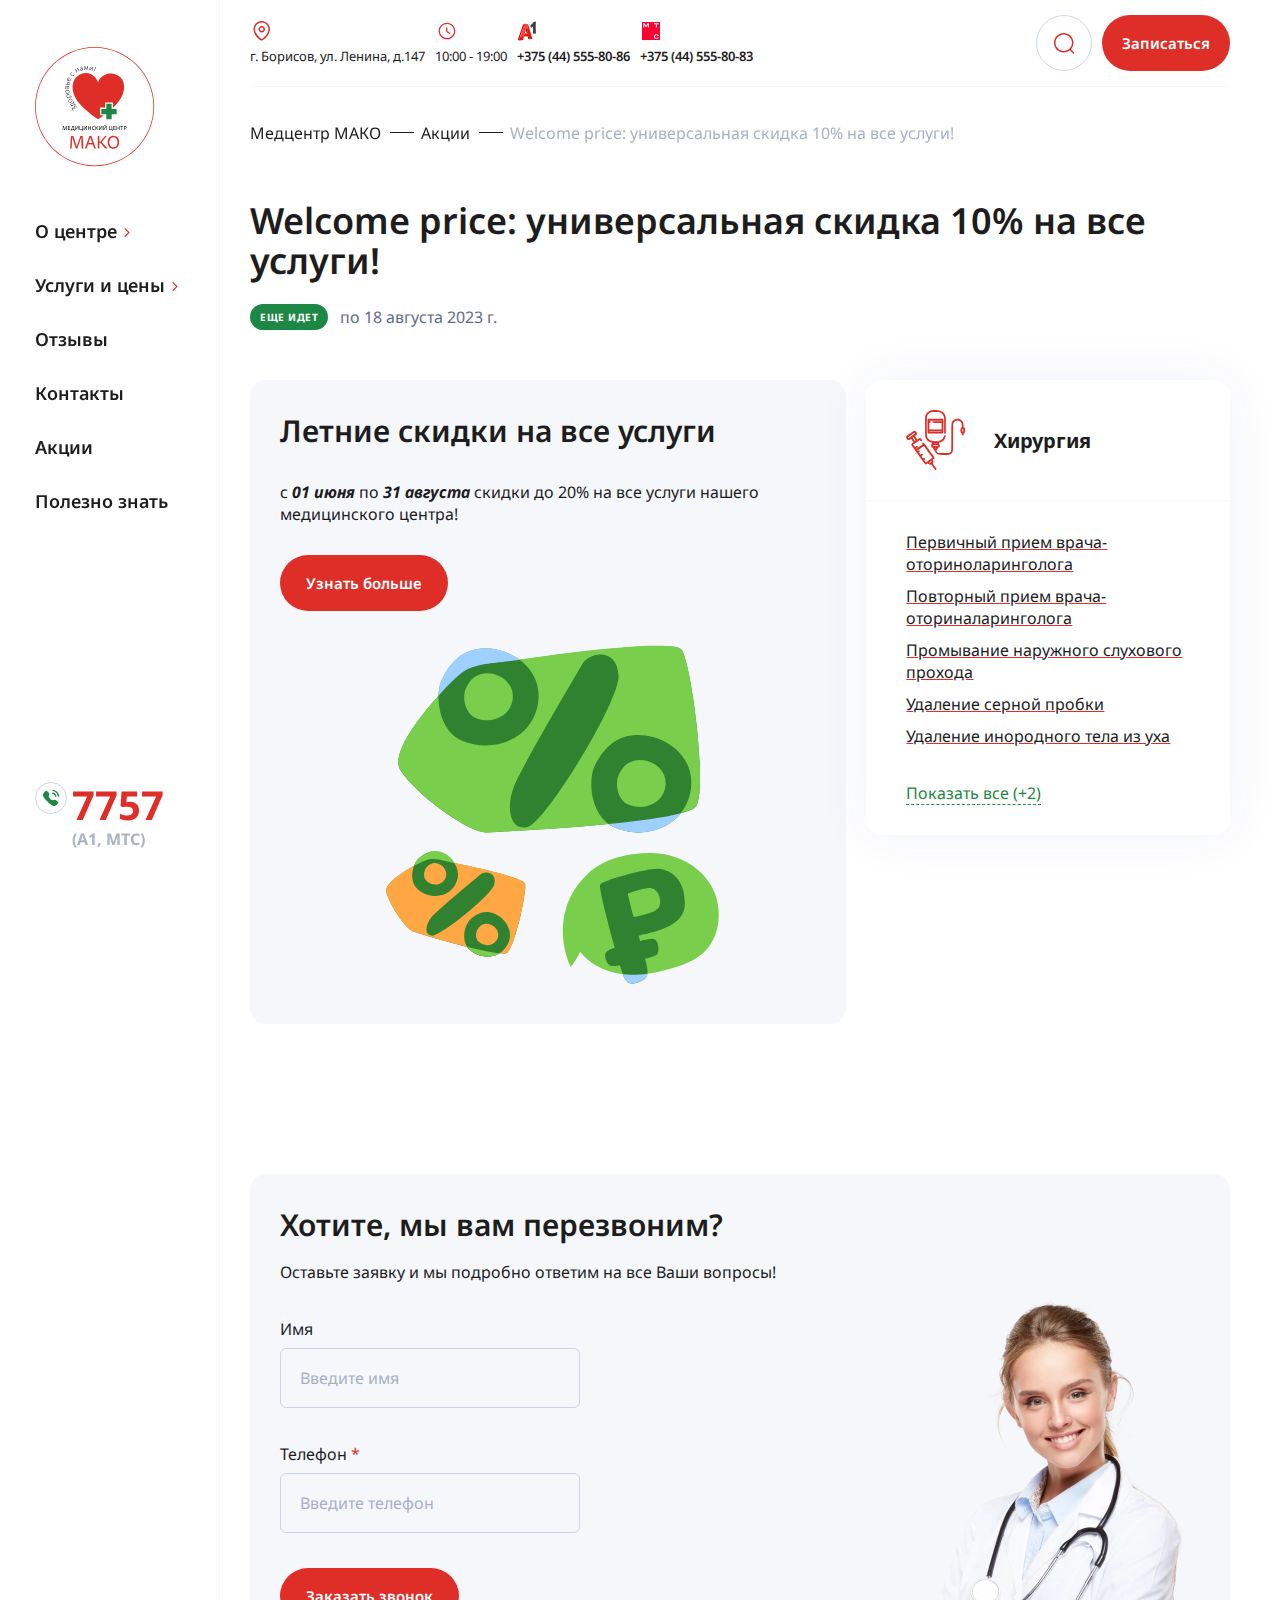
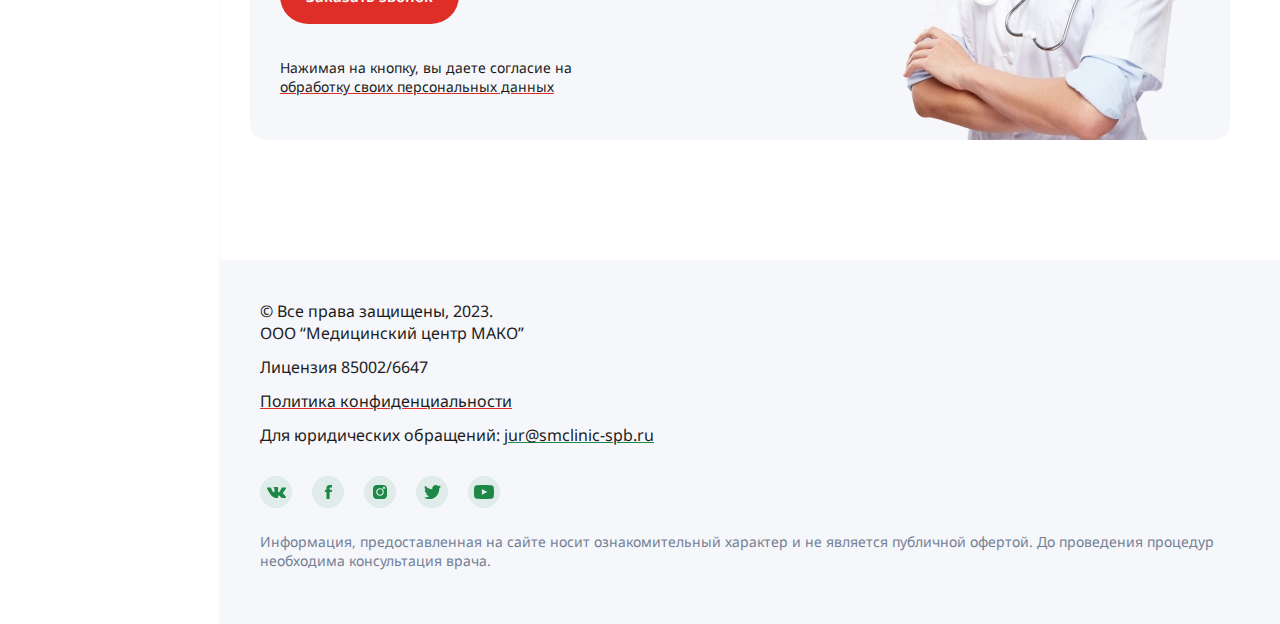
<file: promo.html>
<!DOCTYPE html>
<html lang="ru">
  <head>
    <meta charset="UTF-8" />
    <meta name="viewport" content="width=device-width, initial-scale=1.0" />
    <link rel="icon" href="favicon.png" />
    <link rel="preconnect" href="https://fonts.googleapis.com" />
    <link rel="preconnect" href="https://fonts.gstatic.com" crossorigin />
    <link href="https://fonts.googleapis.com/css2?family=Noto+Sans:wght@400;500;600;700&display=swap" rel="stylesheet" />
    <link rel="stylesheet" href="css/swiper-bundle.min.css" />
    <link rel="stylesheet" href="css/magnific-popup.css" />
    <link rel="stylesheet" href="css/style.min.css" />
    <title>Акция - МАКО</title>
  </head>
  <body>
    <div class="wrapper">
      <aside class="aside">
        <div class="aside__float scroll">
          <a href="/" class="logo">
            <img src="img/logo.svg" width="134" height="134" alt="Лого" />
          </a>
          <nav class="nav">
            <ul class="nav__list">
              <li class="nav__list--item">
                <div class="dropdown__button--container"><a href="" class="dropdown__button">О центре</a><i class="arrow">развернуть</i></div>
                <div class="nav__list--dropdown">
                  <a href="">О нас</a>
                  <a href="">История</a>
                </div>
              </li>
              <li class="nav__list--item">
                <div class="dropdown__button--container"><a class="dropdown__button">Услуги и цены</a><i class="arrow">развернуть</i></div>
                <div class="nav__list--dropdown">
                  <a href="service.html">Услуга 1</a>
                  <a href="">История</a>
                </div>
              </li>
              <li class="nav__list--item"><a href="review.html">Отзывы</a></li>
              <li class="nav__list--item"><a href="contact.html">Контакты</a></li>
              <li class="nav__list--item"><a href="promo-list.html">Акции</a></li>
              <li class="nav__list--item"><a href="">Полезно знать</a></li>
            </ul>
          </nav>
          <div class="aside__tel">
            <img src="img/icons/phone.svg" class="aside__tel--icon" alt="" />
            <div class="aside__tel--right">
              <a href="tel:7757" class="aside__tel--number">7757</a>
              <span class="aside__tel--operator">(А1, МТС)</span>
            </div>
          </div>
        </div>
      </aside>
      <div class="content">
        <main class="main">
          <!-- шапка на мобильных - сюда перекидываются блоки в скриптах -->
          <div class="main__header">
            <div class="main__header--top">
              <a href="/" class="logo">
                <img src="img/logo-mob.svg" width="124" height="45" alt="Лого" />
              </a>
              <div class="burger"></div>
            </div>
            <div class="main__header--list">
              <div class="main__header--list-links"></div>
              <div class="main__header--list-action"></div>
              <div class="main__header--list-contact"></div>
            </div>
          </div>

          <div class="main__top">
            <div class="main__top--left">
              <div class="main__top--item">
                <img src="img/icons/location.svg" class="main__top--item-img" width="24" height="24" alt="" />
                <span>г. Борисов, ул. Ленина, д.147</span>
              </div>
              <div class="main__top--item">
                <img src="img/icons/time.svg" class="main__top--item-img" width="24" height="24" alt="" />
                <span><span class="desktop-only">Сегодня:&nbsp;</span> 10:00 - 19:00</span>
              </div>
              <div class="main__top--item">
                <img src="img/icons/a1.svg" class="main__top--item-img" width="20" height="22" alt="" />
                <a href="tel:+375445558086">+375 (44) 555-80-86</a>
              </div>
              <div class="main__top--item">
                <img src="img/icons/mts.svg" class="main__top--item-img" width="22" height="22" alt="" />
                <a href="tel:+375445558083">+375 (44) 555-80-83</a>
              </div>
            </div>
            <div class="main__top--right">
              <form class="search" action="">
                <button class="search__button search__button--top" type="submit">Поиск</button>
                <input type="text" class="search__input" placeholder="Введите ваш поисковой запрос" />
              </form>
              <a href="" class="button">
                Записаться
                <span class="desktop-only">&nbsp;на прием</span>
              </a>
            </div>
          </div>
          <ul class="breadcrumbs">
            <li class="breadcrumbs__item">
              <a href="">Медцентр МАКО</a>
            </li>
            <li class="breadcrumbs__item">
              <a href="">Акции</a>
            </li>
            <li class="breadcrumbs__item">
              <span>Welcome price: универсальная скидка 10% на все услуги!</span>
            </li>
          </ul>

          <section class="promo__section">
            <h1 class="h1">Welcome price: универсальная скидка 10% на все услуги!</h1>
            <div class="promo__card--time"><span class="promo__card--time-badge promo__card--time-badge-current">еще идет</span><span class="promo__card--time-end">по 18 августа 2023 г.</span></div>
            <div class="promo__offer">
              <div class="promo__offer--box">
                <div class="promo__offer--box-text">
                  <h3 class="h2">Летние скидки на все услуги</h3>
                  <p class="text">с <span class="highlight">01 июня</span> по <b><i>31 августа</i></b> скидки до 20% на все услуги нашего медицинского центра!</p>
                  <a href="" class="button">Узнать больше</a>
                </div>
                <div class="promo__offer--img">
                  <img src="img/promo/promo-art.svg" alt="Иллюстрация">
                </div>
              </div>
              <div class="service__card">
                <div class="service__card--heading">
                  <img src="img/icons/service/icon-1.svg" class="service__icon" alt="" />
                  <span class="service__card--heading-name">Хирургия</span>
                </div>
                <div class="service__card--body">
                  <div class="service__card--list">
                    <a href="">Первичный прием врача-оториноларинголога</a>
                    <a href="">Повторный прием врача-оториналаринголога</a>
                    <a href="">Промывание наружного слухового прохода</a>
                    <a href="">Удаление серной пробки</a>
                    <a href="">Удаление инородного тела из уха</a>
                    <a href="">Продувание слуховых труб по политцеру</a>
                    <a href="">Продувание слуховых труб по политцеру</a>
                    <a href="">Продувание слуховых труб по политцеру</a>
                  </div>
                  <a href="" class="service__card--more">
                    Показать все (+<span>2</span>)
                  </a>
                </div>
              </div>
            </div>
          </section>

          <section class="call__section">
            <div class="call__box">
              <div class="call__textbox">
                <h2 class="h2">Хотите, мы вам перезвоним?</h2>
                <p class="text">Оставьте заявку и мы подробно ответим на все Ваши вопросы!</p>
              </div>
              <form action="" class="form">
                <div class="form__row">
                  <label class="form__label">
                    <span class="form__label--name">Имя</span>
                    <input type="text" class="form__label--input" placeholder="Введите имя" />
                  </label>
                  <label class="form__label">
                    <span class="form__label--name">
                      Телефон
                      <span class="form__label--required">*</span>
                    </span>
                    <input type="text" class="form__label--input" placeholder="Введите телефон" />
                  </label>
                  <input type="submit" class="button" value="Заказать звонок" />
                </div>
                <p class="form__confirm">
                  Нажимая на кнопку, вы даете согласие на
                  <a href="">обработку своих персональных данных</a>
                </p>
              </form>
              <img src="img/call-back.png" class="call__img" alt="" />
            </div>
          </section>
        </main>
        <footer class="footer">
          <div class="container">
            <div class="footer__row">
              <p class="footer__point">
                © Все права защищены, 2023.
                <br />
                ООО “Медицинский центр МАКО”
              </p>
              <p class="footer__point">Лицензия 85002/6647</p>
              <p class="footer__point"><a href="">Политика конфиденциальности</a></p>
              <p class="footer__point">
                Для юридических обращений:
                <a href="mailto:jur@smclinic‑spb.ru">jur@smclinic‑spb.ru</a>
              </p>
            </div>
            <div class="footer__row">
              <div class="footer__social">
                <a href="" class="footer__social--link"><img src="img/icons/social/vk.svg" alt="" /></a>
                <a href="" class="footer__social--link"><img src="img/icons/social/fb.svg" alt="" /></a>
                <a href="" class="footer__social--link"><img src="img/icons/social/instagram.svg" alt="" /></a>
                <a href="" class="footer__social--link"><img src="img/icons/social/twitter.svg" alt="" /></a>
                <a href="" class="footer__social--link"><img src="img/icons/social/youtube.svg" alt="" /></a>
              </div>
              <p class="footer__text">
                Информация, предоставленная на сайте носит ознакомительный характер и не является публичной офертой. До
                проведения процедур необходима консультация врача.
              </p>
            </div>
          </div>
        </footer>
      </div>
    </div>
    <script src="js/jquery-3.7.0.min.js"></script>
    <script src="js/jquery.validate.min.js"></script>
    <script src="js/localization/messages_ru.min.js"></script>
    <script src="js/swiper-bundle.min.js"></script>
    <script src="js/jquery.magnific-popup.min.js"></script>
    <script src="js/scripts.js"></script>
  </body>
</html>
</file>
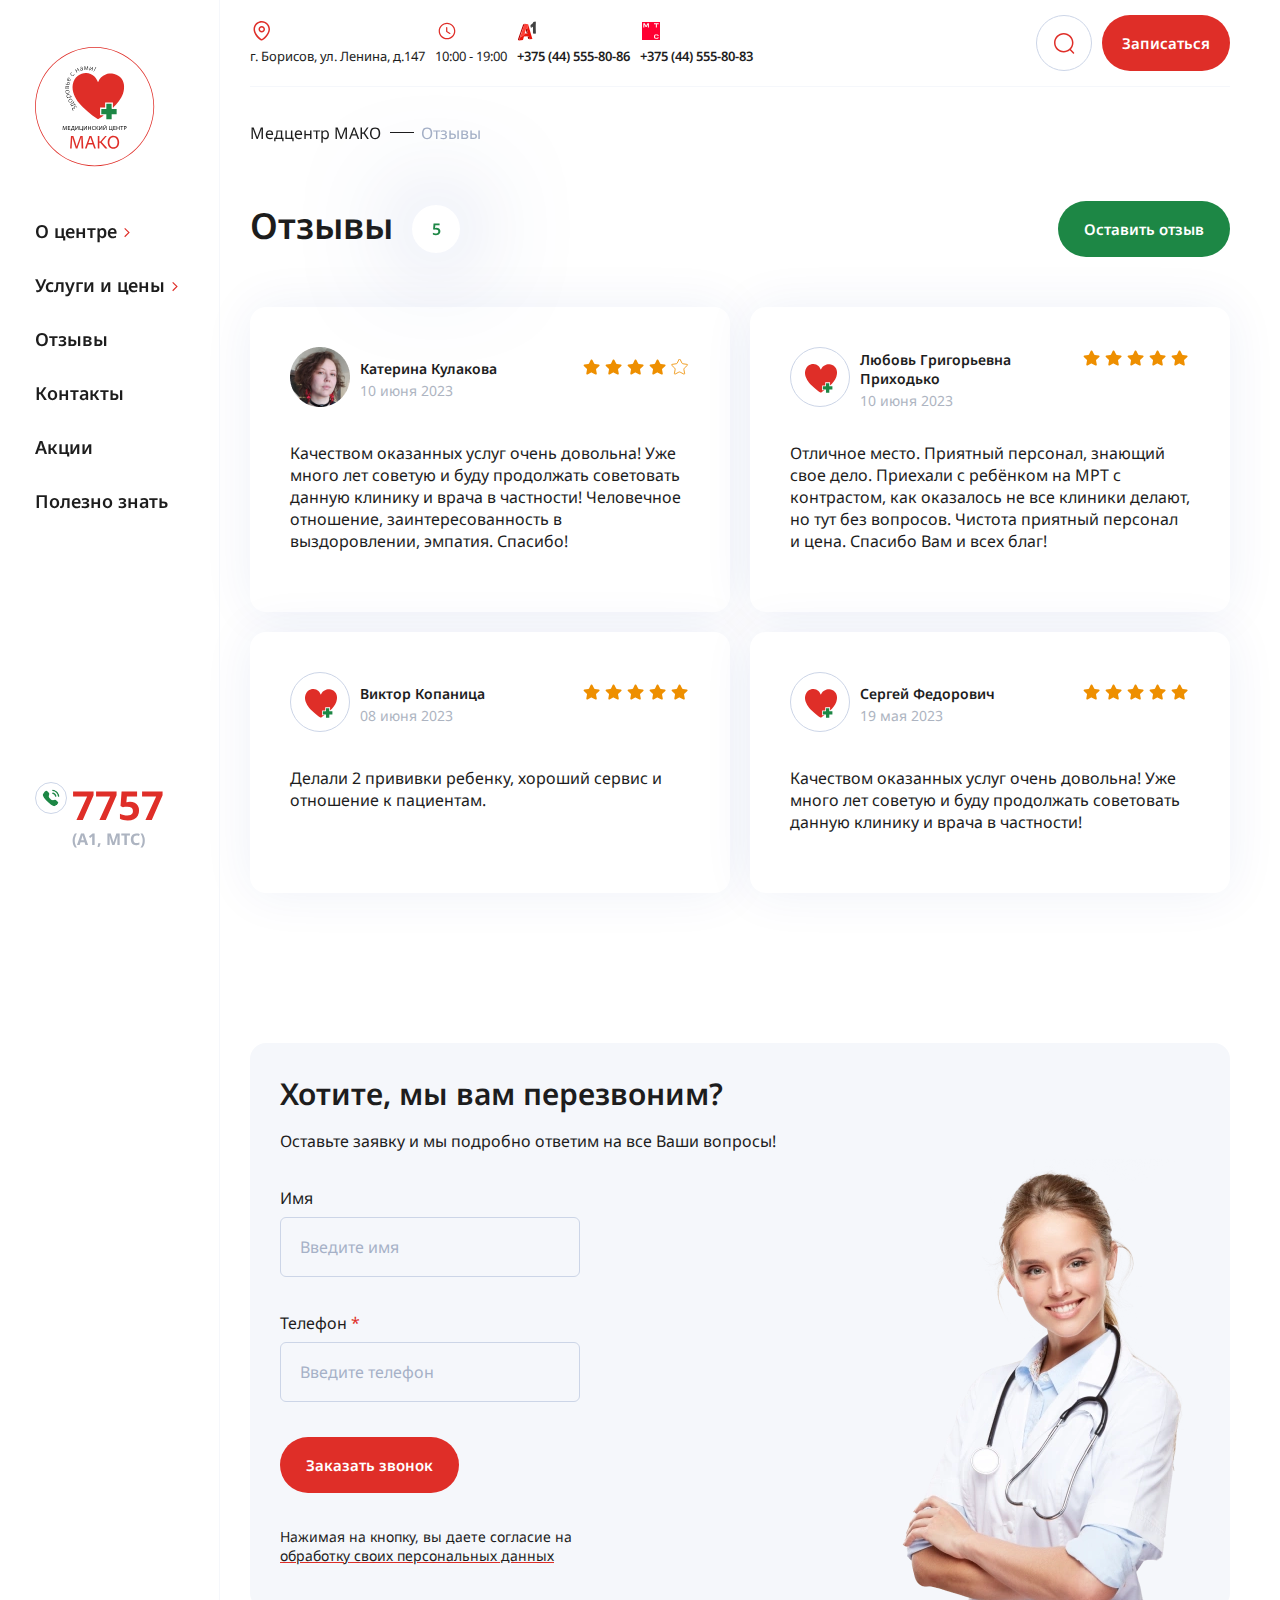
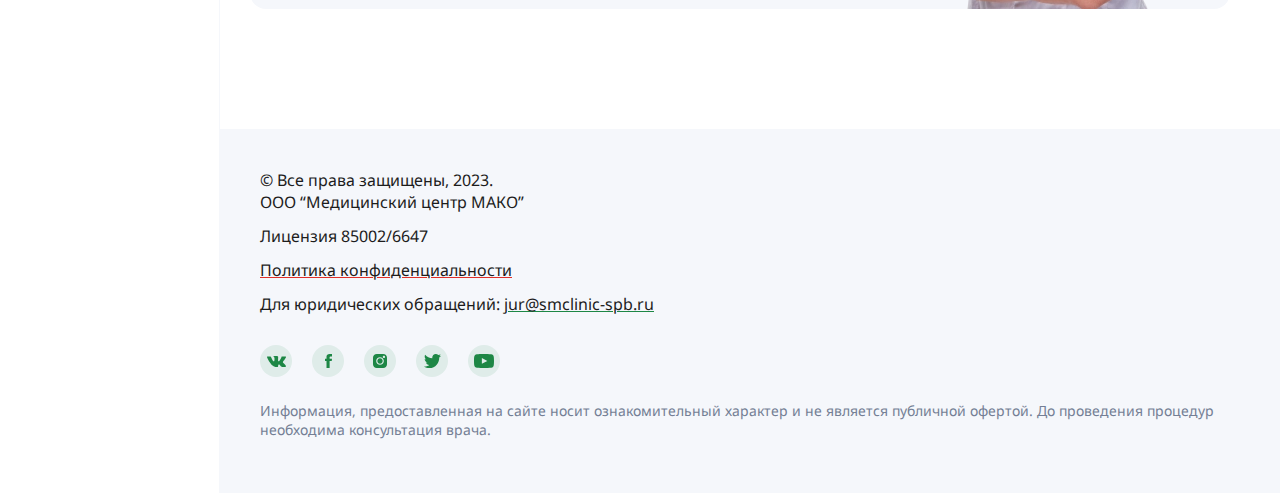
<file: review.html>
<!DOCTYPE html>
<html lang="ru">
  <head>
    <meta charset="UTF-8" />
    <meta name="viewport" content="width=device-width, initial-scale=1.0" />
    <link rel="icon" href="favicon.png" />
    <link rel="preconnect" href="https://fonts.googleapis.com" />
    <link rel="preconnect" href="https://fonts.gstatic.com" crossorigin />
    <link
      href="https://fonts.googleapis.com/css2?family=Noto+Sans:wght@400;500;600;700&display=swap"
      rel="stylesheet" />
    <link rel="stylesheet" href="css/swiper-bundle.min.css" />
    <link rel="stylesheet" href="css/magnific-popup.css" />
    <link rel="stylesheet" href="css/style.min.css" />
    <title>Отзывы - МАКО</title>
  </head>
  <body>
    <div class="wrapper">
      <aside class="aside">
        <div class="aside__float scroll">
          <a href="/" class="logo">
            <img src="img/logo.svg" width="134" height="134" alt="Лого" />
          </a>
          <nav class="nav">
            <ul class="nav__list">
              <li class="nav__list--item">
                <div class="dropdown__button--container">
                  <a href="" class="dropdown__button">О центре</a>
                  <i class="arrow">развернуть</i>
                </div>
                <div class="nav__list--dropdown">
                  <a href="">О нас</a>
                  <a href="">История</a>
                </div>
              </li>
              <li class="nav__list--item">
                <div class="dropdown__button--container">
                  <a class="dropdown__button">Услуги и цены</a>
                  <i class="arrow">развернуть</i>
                </div>
                <div class="nav__list--dropdown">
                  <a href="service.html">Услуга 1</a>
                  <a href="">История</a>
                </div>
              </li>
              <li class="nav__list--item"><a href="review.html">Отзывы</a></li>
              <li class="nav__list--item"><a href="contact.html">Контакты</a></li>
              <li class="nav__list--item"><a href="promo-list.html">Акции</a></li>
              <li class="nav__list--item"><a href="">Полезно знать</a></li>
            </ul>
          </nav>
          <div class="aside__tel">
            <img src="img/icons/phone.svg" class="aside__tel--icon" alt="" />
            <div class="aside__tel--right">
              <a href="tel:7757" class="aside__tel--number">7757</a>
              <span class="aside__tel--operator">(А1, МТС)</span>
            </div>
          </div>
        </div>
      </aside>
      <div class="content">
        <main class="main">
          <!-- шапка на мобильных - сюда перекидываются блоки в скриптах -->
          <div class="main__header">
            <div class="main__header--top">
              <a href="/" class="logo">
                <img src="img/logo-mob.svg" width="124" height="45" alt="Лого" />
              </a>
              <div class="burger"></div>
            </div>
            <div class="main__header--list">
              <div class="main__header--list-links"></div>
              <div class="main__header--list-action"></div>
              <div class="main__header--list-contact"></div>
            </div>
          </div>

          <div class="main__top">
            <div class="main__top--left">
              <div class="main__top--item">
                <img src="img/icons/location.svg" class="main__top--item-img" width="24" height="24" alt="" />
                <span>г. Борисов, ул. Ленина, д.147</span>
              </div>
              <div class="main__top--item">
                <img src="img/icons/time.svg" class="main__top--item-img" width="24" height="24" alt="" />
                <span>
                  <span class="desktop-only">Сегодня:&nbsp;</span>
                  10:00 - 19:00
                </span>
              </div>
              <div class="main__top--item">
                <img src="img/icons/a1.svg" class="main__top--item-img" width="20" height="22" alt="" />
                <a href="tel:+375445558086">+375 (44) 555-80-86</a>
              </div>
              <div class="main__top--item">
                <img src="img/icons/mts.svg" class="main__top--item-img" width="22" height="22" alt="" />
                <a href="tel:+375445558083">+375 (44) 555-80-83</a>
              </div>
            </div>
            <div class="main__top--right">
              <form class="search" action="">
                <button class="search__button search__button--top" type="submit">Поиск</button>
                <input type="text" class="search__input" placeholder="Введите ваш поисковой запрос" />
              </form>
              <a href="#order-form" class="button popup-with-form popup-with-form">
                Записаться
                <span class="desktop-only">&nbsp;на прием</span>
              </a>
            </div>
          </div>
          <ul class="breadcrumbs">
            <li class="breadcrumbs__item">
              <a href="">Медцентр МАКО</a>
            </li>
            <li class="breadcrumbs__item">
              <span>Отзывы</span>
            </li>
          </ul>

          <section class="review__section">
            <div class="heading">
              <h1 class="h1">
                Отзывы
                <span class="circle">5</span>
              </h1>
              <a href="#review-form" class="button button--green popup-with-form">Оставить отзыв</a>
            </div>
            <div class="review__grid">
              <div class="review__card">
                <div class="review__card--top">
                  <div class="review__card--top-img">
                    <img src="img/review/katerina.png" alt="Фото клиента" />
                  </div>
                  <div class="review__card--top-info">
                    <div class="review__card--top-text">
                      <p class="review__card--top-name">Катерина Кулакова</p>
                      <p class="review__card--top-date">10 июня 2023</p>
                    </div>
                    <div class="review__card--top-stars">
                      <img src="img/icons/star.svg" alt="Звезда" />
                      <img src="img/icons/star.svg" alt="Звезда" />
                      <img src="img/icons/star.svg" alt="Звезда" />
                      <img src="img/icons/star.svg" alt="Звезда" />
                      <img src="img/icons/star-empty.svg" alt="Звезда" />
                    </div>
                  </div>
                </div>
                <div class="review__card--text">
                  Качеством оказанных услуг очень довольна! Уже много лет советую и буду продолжать советовать данную
                  клинику и врача в частности! Человечное отношение, заинтересованность в выздоровлении, эмпатия.
                  Спасибо!
                </div>
              </div>
              <div class="review__card">
                <div class="review__card--top">
                  <div class="review__card--top-img">
                    <img src="img/review/noname.svg" alt="Фото клиента" />
                  </div>
                  <div class="review__card--top-info">
                    <div class="review__card--top-text">
                      <p class="review__card--top-name">Любовь Григорьевна Приходько</p>
                      <p class="review__card--top-date">10 июня 2023</p>
                    </div>
                    <div class="review__card--top-stars">
                      <img src="img/icons/star.svg" alt="Звезда" />
                      <img src="img/icons/star.svg" alt="Звезда" />
                      <img src="img/icons/star.svg" alt="Звезда" />
                      <img src="img/icons/star.svg" alt="Звезда" />
                      <img src="img/icons/star.svg" alt="Звезда" />
                    </div>
                  </div>
                </div>
                <div class="review__card--text">
                  Отличное место. Приятный персонал, знающий свое дело. Приехали с ребёнком на МРТ с контрастом, как
                  оказалось не все клиники делают, но тут без вопросов. Чистота приятный персонал и цена. Спасибо Вам и
                  всех благ!
                </div>
              </div>
              <div class="review__card">
                <div class="review__card--top">
                  <div class="review__card--top-img">
                    <img src="img/review/noname.svg" alt="Фото клиента" />
                  </div>
                  <div class="review__card--top-info">
                    <div class="review__card--top-text">
                      <p class="review__card--top-name">Виктор Копаница</p>
                      <p class="review__card--top-date">08 июня 2023</p>
                    </div>
                    <div class="review__card--top-stars">
                      <img src="img/icons/star.svg" alt="Звезда" />
                      <img src="img/icons/star.svg" alt="Звезда" />
                      <img src="img/icons/star.svg" alt="Звезда" />
                      <img src="img/icons/star.svg" alt="Звезда" />
                      <img src="img/icons/star.svg" alt="Звезда" />
                    </div>
                  </div>
                </div>
                <div class="review__card--text">Делали 2 прививки ребенку, хороший сервис и отношение к пациентам.</div>
              </div>
              <div class="review__card">
                <div class="review__card--top">
                  <div class="review__card--top-img">
                    <img src="img/review/noname.svg" alt="Фото клиента" />
                  </div>
                  <div class="review__card--top-info">
                    <div class="review__card--top-text">
                      <p class="review__card--top-name">Сергей Федорович</p>
                      <p class="review__card--top-date">19 мая 2023</p>
                    </div>
                    <div class="review__card--top-stars">
                      <img src="img/icons/star.svg" alt="Звезда" />
                      <img src="img/icons/star.svg" alt="Звезда" />
                      <img src="img/icons/star.svg" alt="Звезда" />
                      <img src="img/icons/star.svg" alt="Звезда" />
                      <img src="img/icons/star.svg" alt="Звезда" />
                    </div>
                  </div>
                </div>
                <div class="review__card--text">
                  Качеством оказанных услуг очень довольна! Уже много лет советую и буду продолжать советовать данную
                  клинику и врача в частности!
                </div>
              </div>
            </div>
          </section>

          <section class="call__section">
            <div class="call__box">
              <div class="call__textbox">
                <h2 class="h2">Хотите, мы вам перезвоним?</h2>
                <p class="text">Оставьте заявку и мы подробно ответим на все Ваши вопросы!</p>
              </div>
              <form action="" class="form">
                <div class="form__row">
                  <label class="form__label">
                    <span class="form__label--name">Имя</span>
                    <input type="text" class="form__label--input" placeholder="Введите имя" />
                  </label>
                  <label class="form__label">
                    <span class="form__label--name">
                      Телефон
                      <span class="form__label--required">*</span>
                    </span>
                    <input type="text" class="form__label--input" placeholder="Введите телефон" required />
                  </label>
                  <input type="submit" class="button" value="Заказать звонок" />
                </div>
                <p class="form__confirm">
                  Нажимая на кнопку, вы даете согласие на
                  <a href="">обработку своих персональных данных</a>
                </p>
              </form>
              <img src="img/call-back.png" class="call__img" alt="" />
            </div>
          </section>
        </main>
        <footer class="footer">
          <div class="container">
            <div class="footer__row">
              <p class="footer__point">
                © Все права защищены, 2023.
                <br />
                ООО “Медицинский центр МАКО”
              </p>
              <p class="footer__point">Лицензия 85002/6647</p>
              <p class="footer__point"><a href="">Политика конфиденциальности</a></p>
              <p class="footer__point">
                Для юридических обращений:
                <a href="mailto:jur@smclinic‑spb.ru">jur@smclinic‑spb.ru</a>
              </p>
            </div>
            <div class="footer__row">
              <div class="footer__social">
                <a href="" class="footer__social--link"><img src="img/icons/social/vk.svg" alt="" /></a>
                <a href="" class="footer__social--link"><img src="img/icons/social/fb.svg" alt="" /></a>
                <a href="" class="footer__social--link"><img src="img/icons/social/instagram.svg" alt="" /></a>
                <a href="" class="footer__social--link"><img src="img/icons/social/twitter.svg" alt="" /></a>
                <a href="" class="footer__social--link"><img src="img/icons/social/youtube.svg" alt="" /></a>
              </div>
              <p class="footer__text">
                Информация, предоставленная на сайте носит ознакомительный характер и не является публичной офертой. До
                проведения процедур необходима консультация врача.
              </p>
            </div>
          </div>
        </footer>
      </div>
    </div>

    <form id="order-form" class="mfp-hide contact-form white-popup-block">
      <div class="mfp-form-heading">
        <h2 class="h2">Запись на прием</h2>
      </div>
      <fieldset class="mfp-form-fields">
        <div class="mfp-form-row">
          <div class="mfp-form-block form__label--container">
            <input
              id="name1"
              name="name1"
              class="form__label--input form__label--input-float"
              type="text"
              placeholder=" "
              required />
            <label for="name1">
              Ваше имя
              <span class="required">*</span>
            </label>
          </div>
          <div class="mfp-form-block form__label--container">
            <input
              id="phone1"
              name="phone1"
              type="tel"
              class="form__label--input form__label--input-float"
              placeholder=" "
              required />
            <label for="phone1">
              Телефон
              <span class="required">*</span>
            </label>
          </div>
        </div>
        <div class="mfp-form-row">
          <div class="mfp-form-block form__label--container">
            <input
              id="email1"
              name="email1"
              class="form__label--input form__label--input-float"
              type="text"
              placeholder=" "
              required />
            <label for="email1">
              Ваш email
              <span class="required">*</span>
            </label>
          </div>
          <div class="mfp-form-block form__label--container">
            <select name="" id="spec1" class="select form__label--input form__label--input-float">
              <option selected disabled value=""></option>
              <option>Ухо</option>
              <option>Горло</option>
              <option>Нос</option>
            </select>
            <label for="spec1">
              Выберите специализацию
              <span class="required">*</span>
            </label>
          </div>
        </div>
        <textarea id="textarea" class="form__textarea" placeholder="Напишите ваш отзыв"></textarea>
        <input type="submit" class="button" value="Оставить отзыв" />
        <p class="form__note">
          Нажимая на кнопку, вы даете согласие на
          <a href="">обработку своих персональных данных</a>
        </p>
      </fieldset>
      <div class="mfp-form-success">
        <p>Спасибо за оказанное нашему медицинскому центру доверие.</p>

        <p>
          Наши администраторы свяжутся с вами в ближайшее время для уточнения деталей приема и согласования удобного для
          вас времени.
        </p>
      </div>
    </form>

    <form id="review-form" class="mfp-hide contact-form white-popup-block">
      <div class="mfp-form-heading">
        <h2 class="h2">Оставьте свой отзыв</h2>
      </div>
      <fieldset class="mfp-form-fields">
        <div class="mfp-form-row">
          <div class="mfp-form-block form__label--container">
            <input
              id="name2"
              name="name2"
              class="form__label--input form__label--input-float"
              type="text"
              placeholder=" " />
            <label for="name2">Ваше имя</label>
          </div>
          <div class="mfp-form-block form__label--container">
            <input
              id="phone2"
              name="phone2"
              type="tel"
              class="form__label--input form__label--input-float"
              placeholder=" "
              required />
            <label for="phone2">
              Телефон
              <span class="required">*</span>
            </label>
          </div>
        </div>
        <textarea id="textarea" class="form__textarea" placeholder="Напишите ваш отзыв"></textarea>
        <div class="form__star">
          <span class="form__star--name">Ваша оценка</span>
          <div class="rating">
            <input type="radio" id="star5" name="rating" value="5" />
            <label class="star" for="star5" title="Отлично" aria-hidden="true"></label>
            <input type="radio" id="star4" name="rating" value="4" />
            <label class="star" for="star4" title="Хорошо" aria-hidden="true"></label>
            <input type="radio" id="star3" name="rating" value="3" />
            <label class="star" for="star3" title="Средне" aria-hidden="true"></label>
            <input type="radio" id="star2" name="rating" value="2" />
            <label class="star" for="star2" title="Плохо" aria-hidden="true"></label>
            <input type="radio" id="star1" name="rating" value="1" />
            <label class="star" for="star1" title="Ужасно" aria-hidden="true"></label>
          </div>
        </div>
        <input type="submit" class="button" value="Оставить отзыв" />
        <p class="form__note">
          Нажимая на кнопку, вы даете согласие на
          <a href="">обработку своих персональных данных</a>
        </p>
      </fieldset>
      <div class="mfp-form-success">
        <p>Спасибо, что делаете наш центр лучше! Ваш отзыв будет опубликован на сайте после модерации.</p>
        <p>
          Обращаем ваше внимание, что если вы указали несуществующий или некорректный номер телефона, то администрация
          центра вправе оставить такой отзыв неопубликованным.
        </p>
      </div>
    </form>

    <script src="js/jquery-3.7.0.min.js"></script>
    <script src="js/jquery.validate.min.js"></script>
    <script src="js/localization/messages_ru.min.js"></script>
    <script src="js/swiper-bundle.min.js"></script>
    <script src="js/jquery.magnific-popup.min.js"></script>
    <script src="js/scripts.js"></script>
  </body>
</html>
</file>
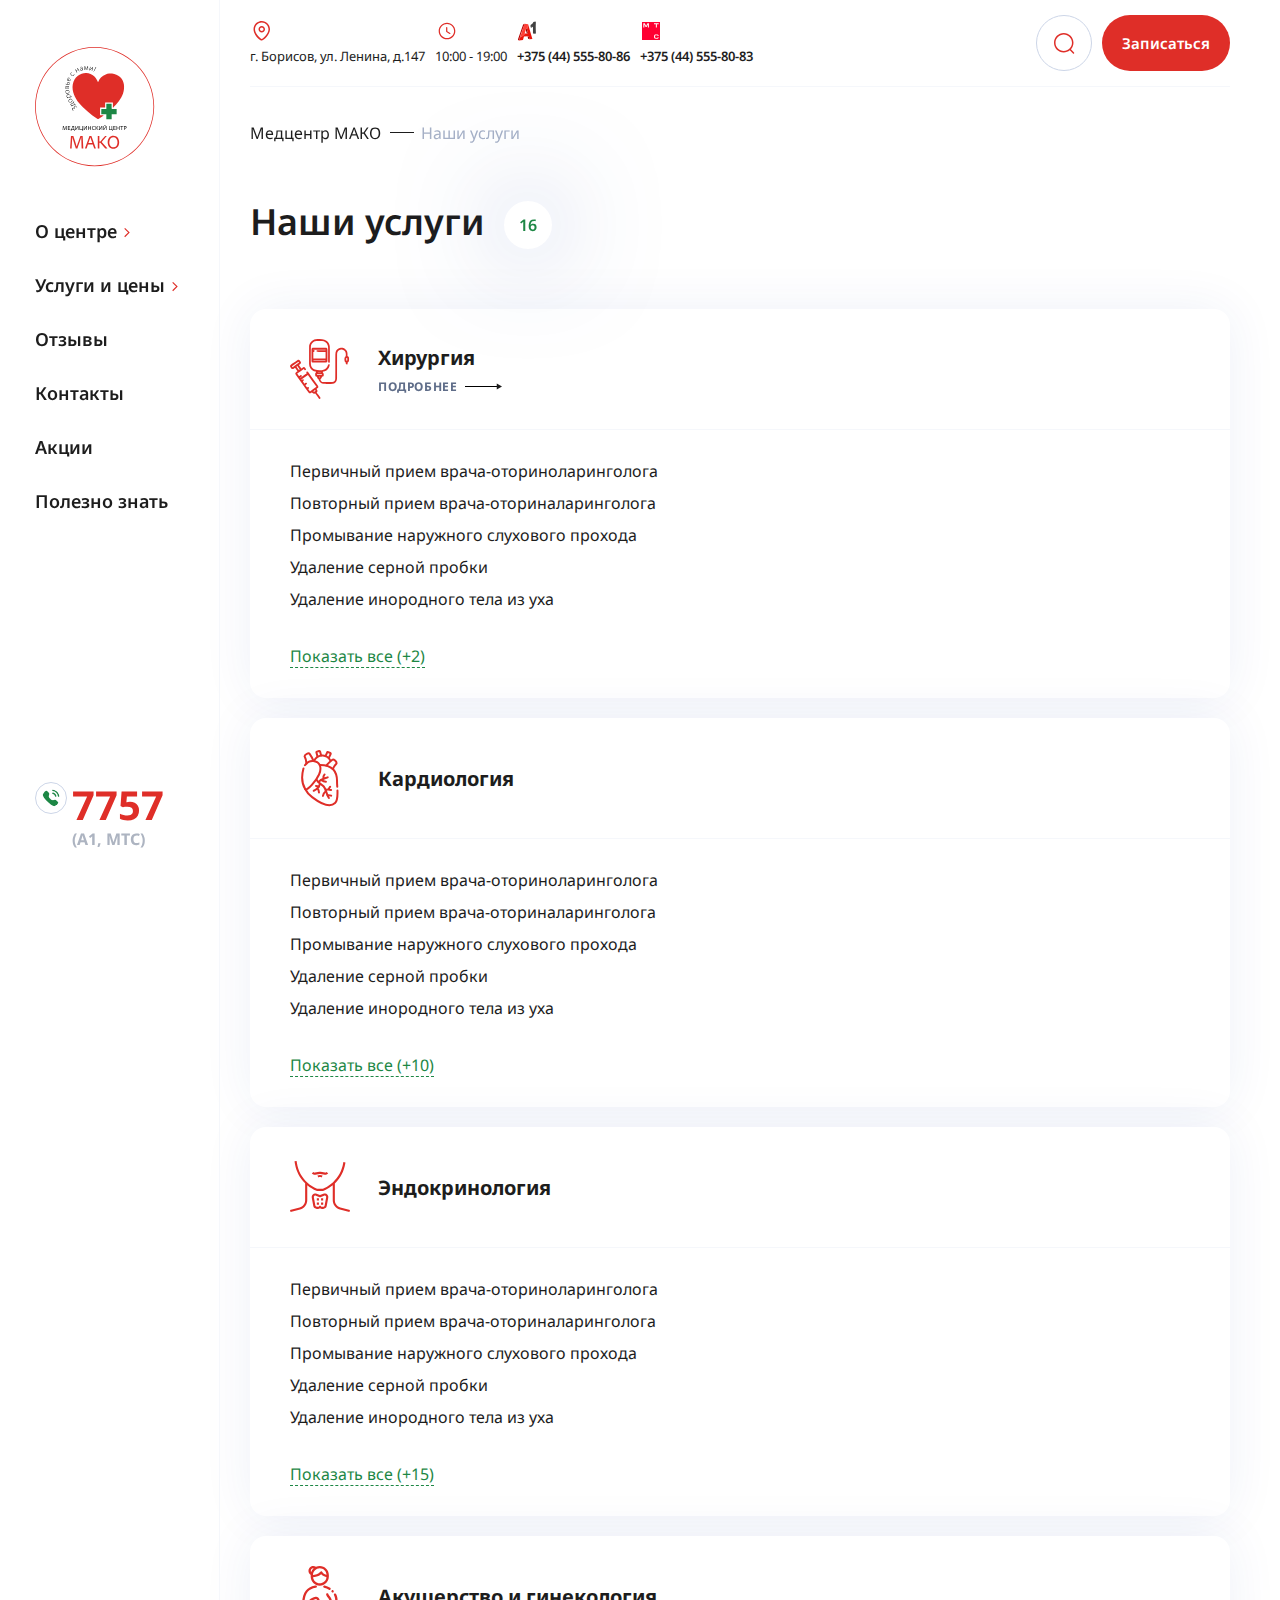
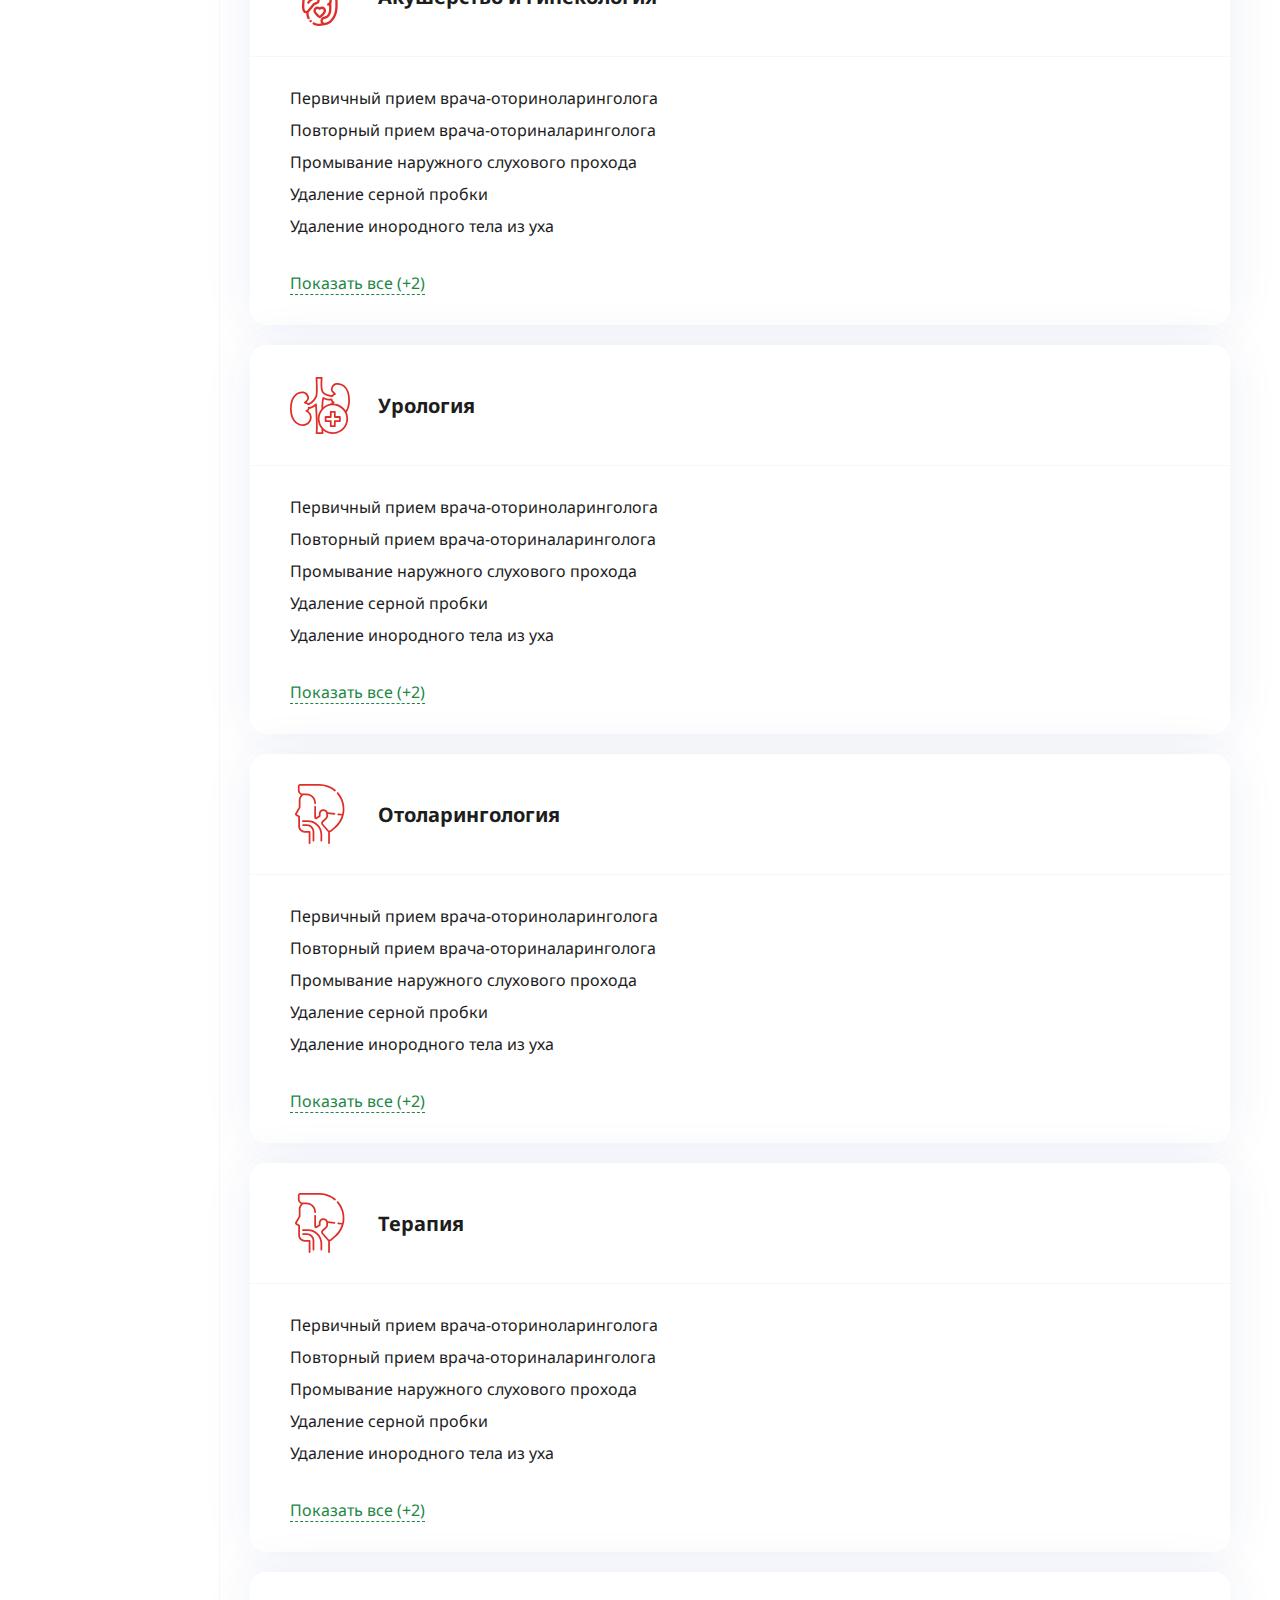
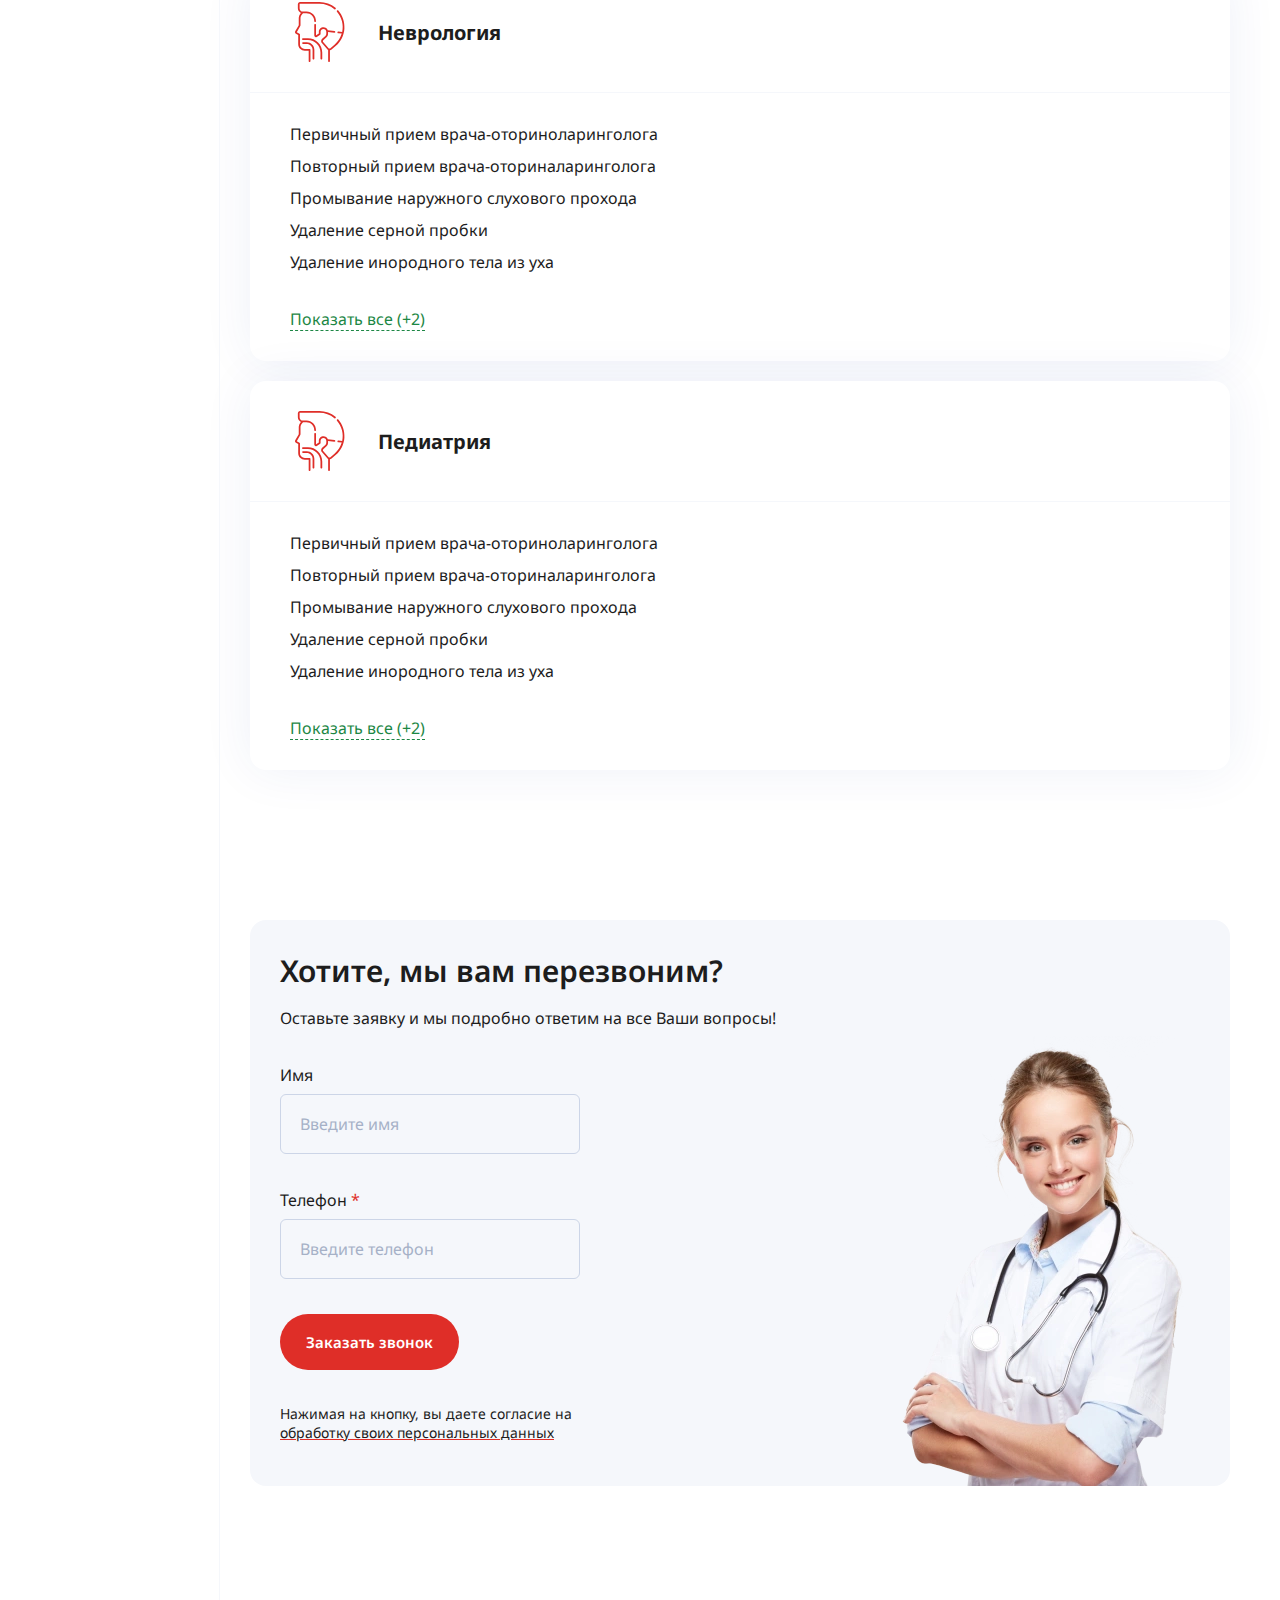
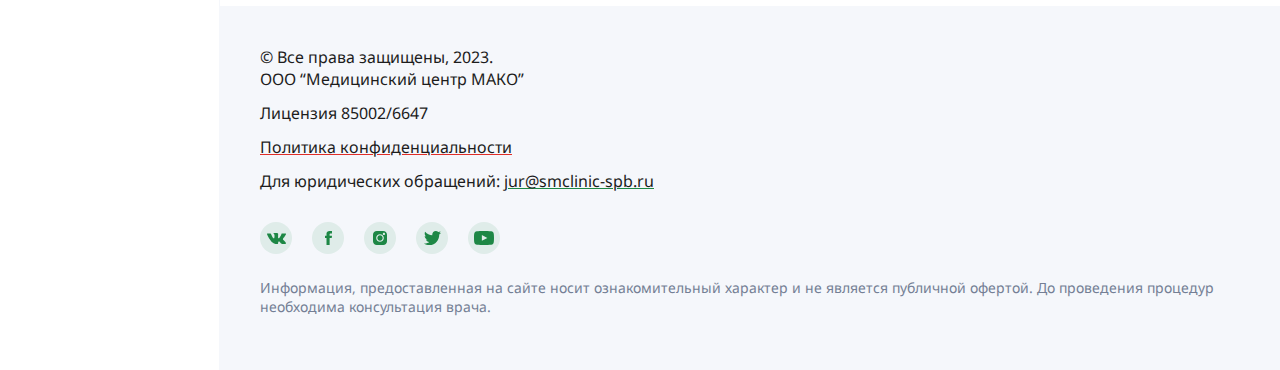
<file: service-list.html>
<!DOCTYPE html>
<html lang="ru">
  <head>
    <meta charset="UTF-8" />
    <meta name="viewport" content="width=device-width, initial-scale=1.0" />
    <link rel="icon" href="favicon.png" />
    <link rel="preconnect" href="https://fonts.googleapis.com" />
    <link rel="preconnect" href="https://fonts.gstatic.com" crossorigin />
    <link href="https://fonts.googleapis.com/css2?family=Noto+Sans:wght@400;500;600;700&display=swap" rel="stylesheet" />
    <link rel="stylesheet" href="css/swiper-bundle.min.css" />
    <link rel="stylesheet" href="css/magnific-popup.css" />
    <link rel="stylesheet" href="css/style.min.css" />
    <title>Услуги - МАКО</title>
  </head>
  <body>
    <div class="wrapper">
      <aside class="aside">
        <div class="aside__float scroll">
          <a href="/" class="logo">
            <img src="img/logo.svg" width="134" height="134" alt="Лого" />
          </a>
          <nav class="nav">
            <ul class="nav__list">
              <li class="nav__list--item">
                <div class="dropdown__button--container"><a href="" class="dropdown__button">О центре</a><i class="arrow">развернуть</i></div>
                <div class="nav__list--dropdown">
                  <a href="">О нас</a>
                  <a href="">История</a>
                </div>
              </li>
              <li class="nav__list--item">
                <div class="dropdown__button--container"><a class="dropdown__button">Услуги и цены</a><i class="arrow">развернуть</i></div>
                <div class="nav__list--dropdown">
                  <a href="service.html">Услуга 1</a>
                  <a href="">История</a>
                </div>
              </li>
              <li class="nav__list--item"><a href="review.html">Отзывы</a></li>
              <li class="nav__list--item"><a href="contact.html">Контакты</a></li>
              <li class="nav__list--item"><a href="promo-list.html">Акции</a></li>
              <li class="nav__list--item"><a href="">Полезно знать</a></li>
            </ul>
          </nav>
          <div class="aside__tel">
            <img src="img/icons/phone.svg" class="aside__tel--icon" alt="" />
            <div class="aside__tel--right">
              <a href="tel:7757" class="aside__tel--number">7757</a>
              <span class="aside__tel--operator">(А1, МТС)</span>
            </div>
          </div>
        </div>
      </aside>
      <div class="content">
        <main class="main">
          <!-- шапка на мобильных - сюда перекидываются блоки в скриптах -->
          <div class="main__header">
            <div class="main__header--top">
              <a href="/" class="logo">
                <img src="img/logo-mob.svg" width="124" height="45" alt="Лого" />
              </a>
              <div class="burger"></div>
            </div>
            <div class="main__header--list">
              <div class="main__header--list-links"></div>
              <div class="main__header--list-action"></div>
              <div class="main__header--list-contact"></div>
            </div>
          </div>

          <div class="main__top">
            <div class="main__top--left">
              <div class="main__top--item">
                <img src="img/icons/location.svg" class="main__top--item-img" width="24" height="24" alt="" />
                <span>г. Борисов, ул. Ленина, д.147</span>
              </div>
              <div class="main__top--item">
                <img src="img/icons/time.svg" class="main__top--item-img" width="24" height="24" alt="" />
                <span>
                  <span class="desktop-only">Сегодня:&nbsp;</span>
                  10:00 - 19:00
                </span>
              </div>
              <div class="main__top--item">
                <img src="img/icons/a1.svg" class="main__top--item-img" width="20" height="22" alt="" />
                <a href="tel:+375445558086">+375 (44) 555-80-86</a>
              </div>
              <div class="main__top--item">
                <img src="img/icons/mts.svg" class="main__top--item-img" width="22" height="22" alt="" />
                <a href="tel:+375445558083">+375 (44) 555-80-83</a>
              </div>
            </div>
            <div class="main__top--right">
              <form class="search" action="">
                <button class="search__button search__button--top" type="submit">Поиск</button>
                <input type="text" class="search__input" placeholder="Введите ваш поисковой запрос" />
              </form>
              <a href="" class="button">
                Записаться
                <span class="desktop-only">&nbsp;на прием</span>
              </a>
            </div>
          </div>
          <ul class="breadcrumbs">
            <li class="breadcrumbs__item">
              <a href="">Медцентр МАКО</a>
            </li>
            <li class="breadcrumbs__item">
              <span>Наши услуги</span>
            </li>
          </ul>

          <div class="service__section">
            <h1 class="h1">
              Наши услуги
              <span class="circle">16</span>
            </h1>

            <div class="service__grid">
              <div class="service__card">
                <a href="" class="service__card--heading">
                  <img src="img/icons/service/icon-1.svg" class="service__icon" alt="" />
                  <div class="service__card--heading-text">
                    <span class="service__card--heading-name">Хирургия</span>
                    <span class="link--details">Подробнее</span>
                  </div>
                </a>
                <div class="service__card--body">
                  <div class="service__card--list">
                    <span>Первичный прием врача-оториноларинголога</span>
                    <span>Повторный прием врача-оториналаринголога</span>
                    <span>Промывание наружного слухового прохода</span>
                    <span>Удаление серной пробки</span>
                    <span>Удаление инородного тела из уха</span>
                    <span>Продувание слуховых труб по политцеру</span>
                    <span>Продувание слуховых труб по политцеру</span>
                    <span>Продувание слуховых труб по политцеру</span>
                  </div>
                  <a href="" class="service__card--more">
                    Показать все (+
                    <span>2</span>
                    )
                  </a>
                </div>
              </div>
              <div class="service__card">
                <a href="" class="service__card--heading">
                  <img src="img/icons/service/icon-2.svg" class="service__icon" alt="" />
                  <span class="service__card--heading-name">Кардиология</span>
                </a>
                <div class="service__card--body">
                  <div class="service__card--list">
                    <span>Первичный прием врача-оториноларинголога</span>
                    <span>Повторный прием врача-оториналаринголога</span>
                    <span>Промывание наружного слухового прохода</span>
                    <span>Удаление серной пробки</span>
                    <span>Удаление инородного тела из уха</span>
                    <span>Продувание слуховых труб по политцеру</span>
                    <span>Продувание слуховых труб по политцеру</span>
                    <span>Продувание слуховых труб по политцеру</span>
                    <span>Продувание слуховых труб по политцеру</span>
                    <span>Продувание слуховых труб по политцеру</span>
                  </div>
                  <a href="" class="service__card--more">
                    Показать все (+
                    <span>10</span>
                    )
                  </a>
                </div>
              </div>
              <div class="service__card">
                <a href="" class="service__card--heading">
                  <img src="img/icons/service/icon-3.svg" class="service__icon" alt="" />
                  <span class="service__card--heading-name">Эндокринология</span>
                </a>
                <div class="service__card--body">
                  <div class="service__card--list">
                    <span>Первичный прием врача-оториноларинголога</span>
                    <span>Повторный прием врача-оториналаринголога</span>
                    <span>Промывание наружного слухового прохода</span>
                    <span>Удаление серной пробки</span>
                    <span>Удаление инородного тела из уха</span>
                    <span>Продувание слуховых труб по политцеру</span>
                    <span>Продувание слуховых труб по политцеру</span>
                    <span>Продувание слуховых труб по политцеру</span>
                  </div>
                  <a href="" class="service__card--more">
                    Показать все (+
                    <span>15</span>
                    )
                  </a>
                </div>
              </div>
              <div class="service__card">
                <a href="" class="service__card--heading">
                  <img src="img/icons/service/icon-4.svg" class="service__icon" alt="" />
                  <span class="service__card--heading-name">Акушерство и гинекология</span>
                </a>
                <div class="service__card--body">
                  <div class="service__card--list">
                    <span>Первичный прием врача-оториноларинголога</span>
                    <span>Повторный прием врача-оториналаринголога</span>
                    <span>Промывание наружного слухового прохода</span>
                    <span>Удаление серной пробки</span>
                    <span>Удаление инородного тела из уха</span>
                    <span>Продувание слуховых труб по политцеру</span>
                    <span>Продувание слуховых труб по политцеру</span>
                    <span>Продувание слуховых труб по политцеру</span>
                  </div>
                  <a href="" class="service__card--more">
                    Показать все (+
                    <span>2</span>
                    )
                  </a>
                </div>
              </div>
              <div class="service__card">
                <a href="" class="service__card--heading">
                  <img src="img/icons/service/icon-5.svg" class="service__icon" alt="" />
                  <span class="service__card--heading-name">Урология</span>
                </a>
                <div class="service__card--body">
                  <div class="service__card--list">
                    <span>Первичный прием врача-оториноларинголога</span>
                    <span>Повторный прием врача-оториналаринголога</span>
                    <span>Промывание наружного слухового прохода</span>
                    <span>Удаление серной пробки</span>
                    <span>Удаление инородного тела из уха</span>
                    <span>Продувание слуховых труб по политцеру</span>
                    <span>Продувание слуховых труб по политцеру</span>
                    <span>Продувание слуховых труб по политцеру</span>
                  </div>
                  <a href="" class="service__card--more">
                    Показать все (+
                    <span>2</span>
                    )
                  </a>
                </div>
              </div>
              <div class="service__card">
                <a href="" class="service__card--heading">
                  <img src="img/icons/service/icon-6.svg" class="service__icon" alt="" />
                  <span class="service__card--heading-name">Отоларингология</span>
                </a>
                <div class="service__card--body">
                  <div class="service__card--list">
                    <span>Первичный прием врача-оториноларинголога</span>
                    <span>Повторный прием врача-оториналаринголога</span>
                    <span>Промывание наружного слухового прохода</span>
                    <span>Удаление серной пробки</span>
                    <span>Удаление инородного тела из уха</span>
                    <span>Продувание слуховых труб по политцеру</span>
                    <span>Продувание слуховых труб по политцеру</span>
                    <span>Продувание слуховых труб по политцеру</span>
                  </div>
                  <a href="" class="service__card--more">
                    Показать все (+
                    <span>2</span>
                    )
                  </a>
                </div>
              </div>
              <div class="service__card">
                <a href="" class="service__card--heading">
                  <img src="img/icons/service/icon-6.svg" class="service__icon" alt="" />
                  <span class="service__card--heading-name">Терапия</span>
                </a>
                <div class="service__card--body">
                  <div class="service__card--list">
                    <span>Первичный прием врача-оториноларинголога</span>
                    <span>Повторный прием врача-оториналаринголога</span>
                    <span>Промывание наружного слухового прохода</span>
                    <span>Удаление серной пробки</span>
                    <span>Удаление инородного тела из уха</span>
                    <span>Продувание слуховых труб по политцеру</span>
                    <span>Продувание слуховых труб по политцеру</span>
                    <span>Продувание слуховых труб по политцеру</span>
                  </div>
                  <a href="" class="service__card--more">
                    Показать все (+
                    <span>2</span>
                    )
                  </a>
                </div>
              </div>
              <div class="service__card">
                <a href="" class="service__card--heading">
                  <img src="img/icons/service/icon-6.svg" class="service__icon" alt="" />
                  <span class="service__card--heading-name">Неврология</span>
                </a>
                <div class="service__card--body">
                  <div class="service__card--list">
                    <span>Первичный прием врача-оториноларинголога</span>
                    <span>Повторный прием врача-оториналаринголога</span>
                    <span>Промывание наружного слухового прохода</span>
                    <span>Удаление серной пробки</span>
                    <span>Удаление инородного тела из уха</span>
                    <span>Продувание слуховых труб по политцеру</span>
                    <span>Продувание слуховых труб по политцеру</span>
                    <span>Продувание слуховых труб по политцеру</span>
                  </div>
                  <a href="" class="service__card--more">
                    Показать все (+
                    <span>2</span>
                    )
                  </a>
                </div>
              </div>
              <div class="service__card">
                <a href="" class="service__card--heading">
                  <img src="img/icons/service/icon-6.svg" class="service__icon" alt="" />
                  <span class="service__card--heading-name">Педиатрия</span>
                </a>
                <div class="service__card--body">
                  <div class="service__card--list">
                    <span>Первичный прием врача-оториноларинголога</span>
                    <span>Повторный прием врача-оториналаринголога</span>
                    <span>Промывание наружного слухового прохода</span>
                    <span>Удаление серной пробки</span>
                    <span>Удаление инородного тела из уха</span>
                    <span>Продувание слуховых труб по политцеру</span>
                    <span>Продувание слуховых труб по политцеру</span>
                    <span>Продувание слуховых труб по политцеру</span>
                    <span>Продувание слуховых труб по политцеру</span>
                    <span>Продувание слуховых труб по политцеру</span>
                  </div>
                  <a href="" class="service__card--more">
                    Показать все (+
                    <span>2</span>
                    )
                  </a>
                </div>
              </div>
            </div>
          </div>

          <section class="call__section">
            <div class="call__box">
              <div class="call__textbox">
                <h2 class="h2">Хотите, мы вам перезвоним?</h2>
                <p class="text">Оставьте заявку и мы подробно ответим на все Ваши вопросы!</p>
              </div>
              <form action="" class="form" id="call-form">
                <div class="form__row">
                  <label class="form__label">
                    <span class="form__label--name">Имя</span>
                    <input type="text" class="form__label--input" placeholder="Введите имя" />
                  </label>
                  <label class="form__label">
                    <span class="form__label--name">
                      Телефон
                      <span class="form__label--required">*</span>
                    </span>
                    <input type="text" class="form__label--input" placeholder="Введите телефон" required />
                  </label>
                  <input type="submit" class="button" value="Заказать звонок" />
                </div>
                <p class="form__confirm">
                  Нажимая на кнопку, вы даете согласие на
                  <a href="">обработку своих персональных данных</a>
                </p>
              </form>
              <img src="img/call-back.png" class="call__img" alt="" />
            </div>
          </section>
        </main>
        <footer class="footer">
          <div class="container">
            <div class="footer__row">
              <p class="footer__point">
                © Все права защищены, 2023.
                <br />
                ООО “Медицинский центр МАКО”
              </p>
              <p class="footer__point">Лицензия 85002/6647</p>
              <p class="footer__point"><a href="">Политика конфиденциальности</a></p>
              <p class="footer__point">
                Для юридических обращений:
                <a href="mailto:jur@smclinic‑spb.ru">jur@smclinic‑spb.ru</a>
              </p>
            </div>
            <div class="footer__row">
              <div class="footer__social">
                <a href="" class="footer__social--link"><img src="img/icons/social/vk.svg" alt="" /></a>
                <a href="" class="footer__social--link"><img src="img/icons/social/fb.svg" alt="" /></a>
                <a href="" class="footer__social--link"><img src="img/icons/social/instagram.svg" alt="" /></a>
                <a href="" class="footer__social--link"><img src="img/icons/social/twitter.svg" alt="" /></a>
                <a href="" class="footer__social--link"><img src="img/icons/social/youtube.svg" alt="" /></a>
              </div>
              <p class="footer__text">
                Информация, предоставленная на сайте носит ознакомительный характер и не является публичной офертой. До
                проведения процедур необходима консультация врача.
              </p>
            </div>
          </div>
        </footer>
      </div>
    </div>
    <script src="js/jquery-3.7.0.min.js"></script>
    <script src="js/jquery.validate.min.js"></script>
    <script src="js/localization/messages_ru.min.js"></script>
    <script src="js/swiper-bundle.min.js"></script>
    <script src="js/jquery.magnific-popup.min.js"></script>
    <script src="js/scripts.js"></script>
  </body>
</html>
</file>
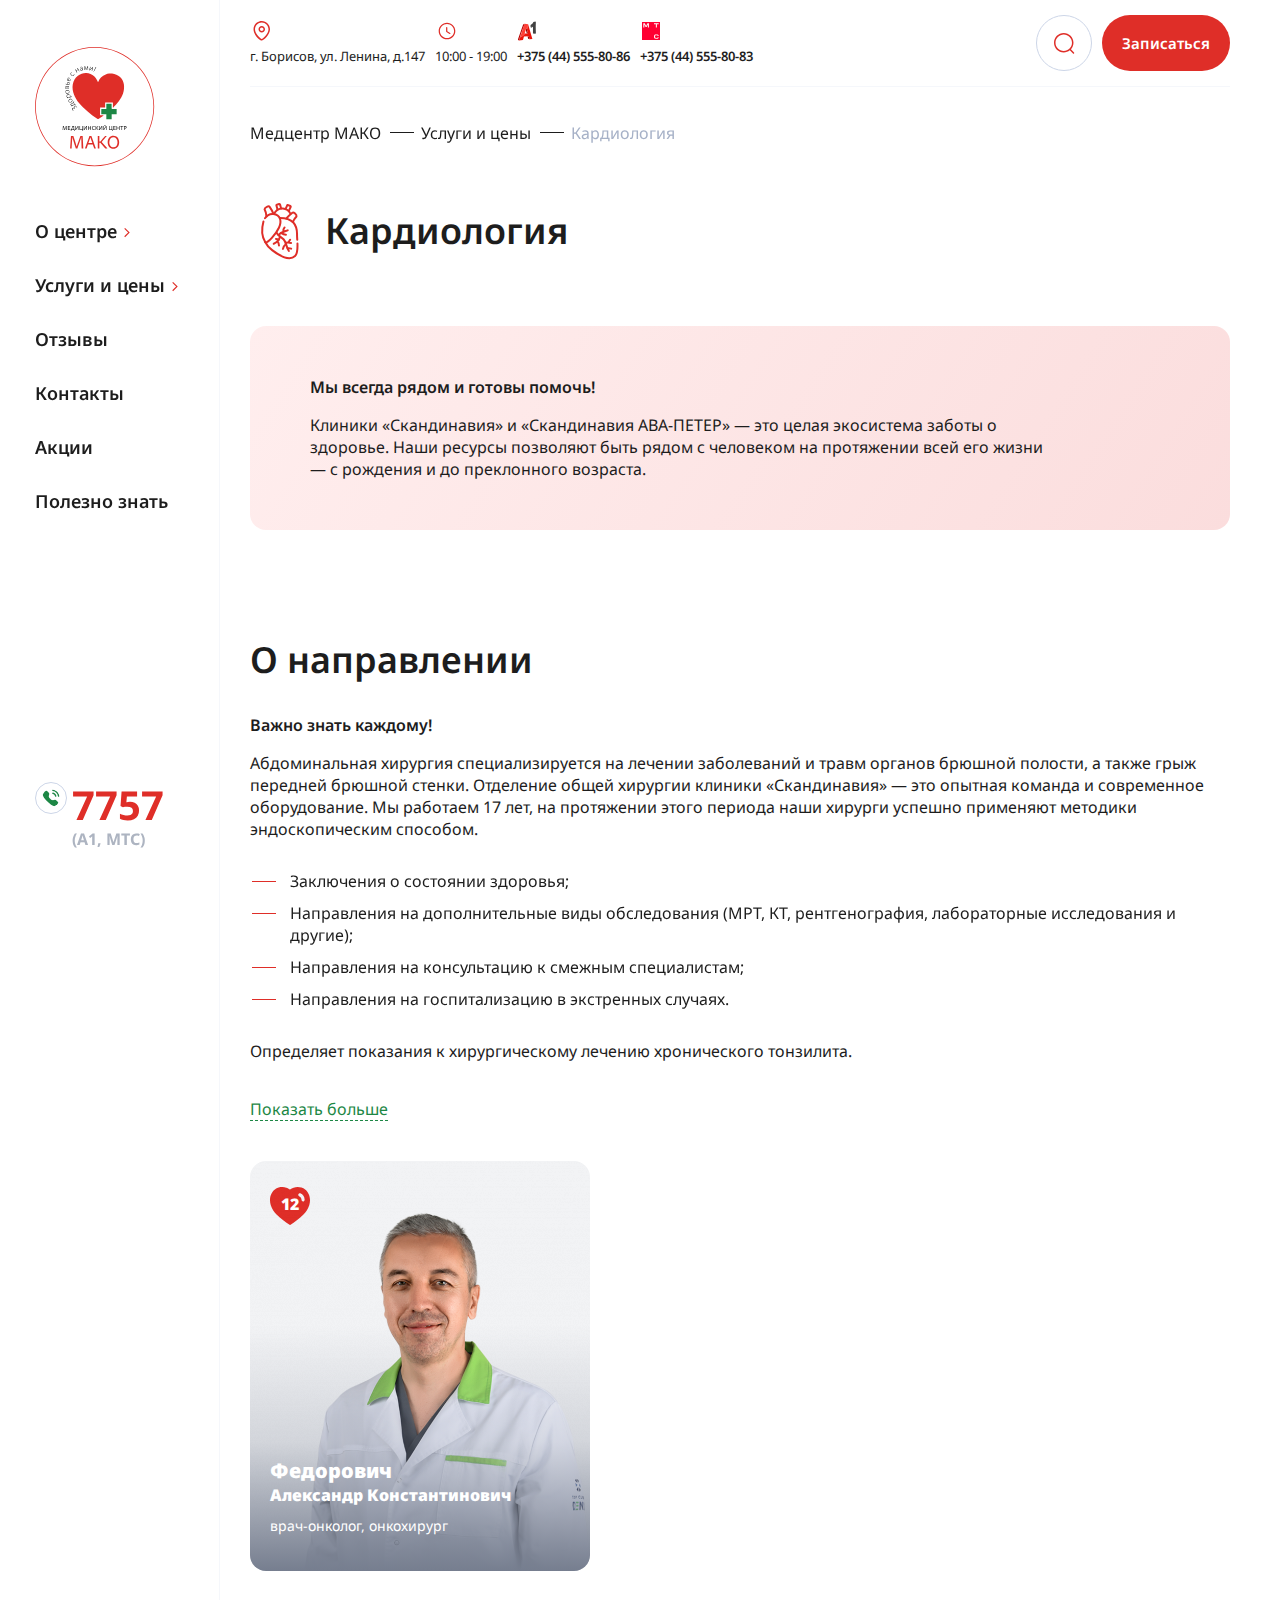
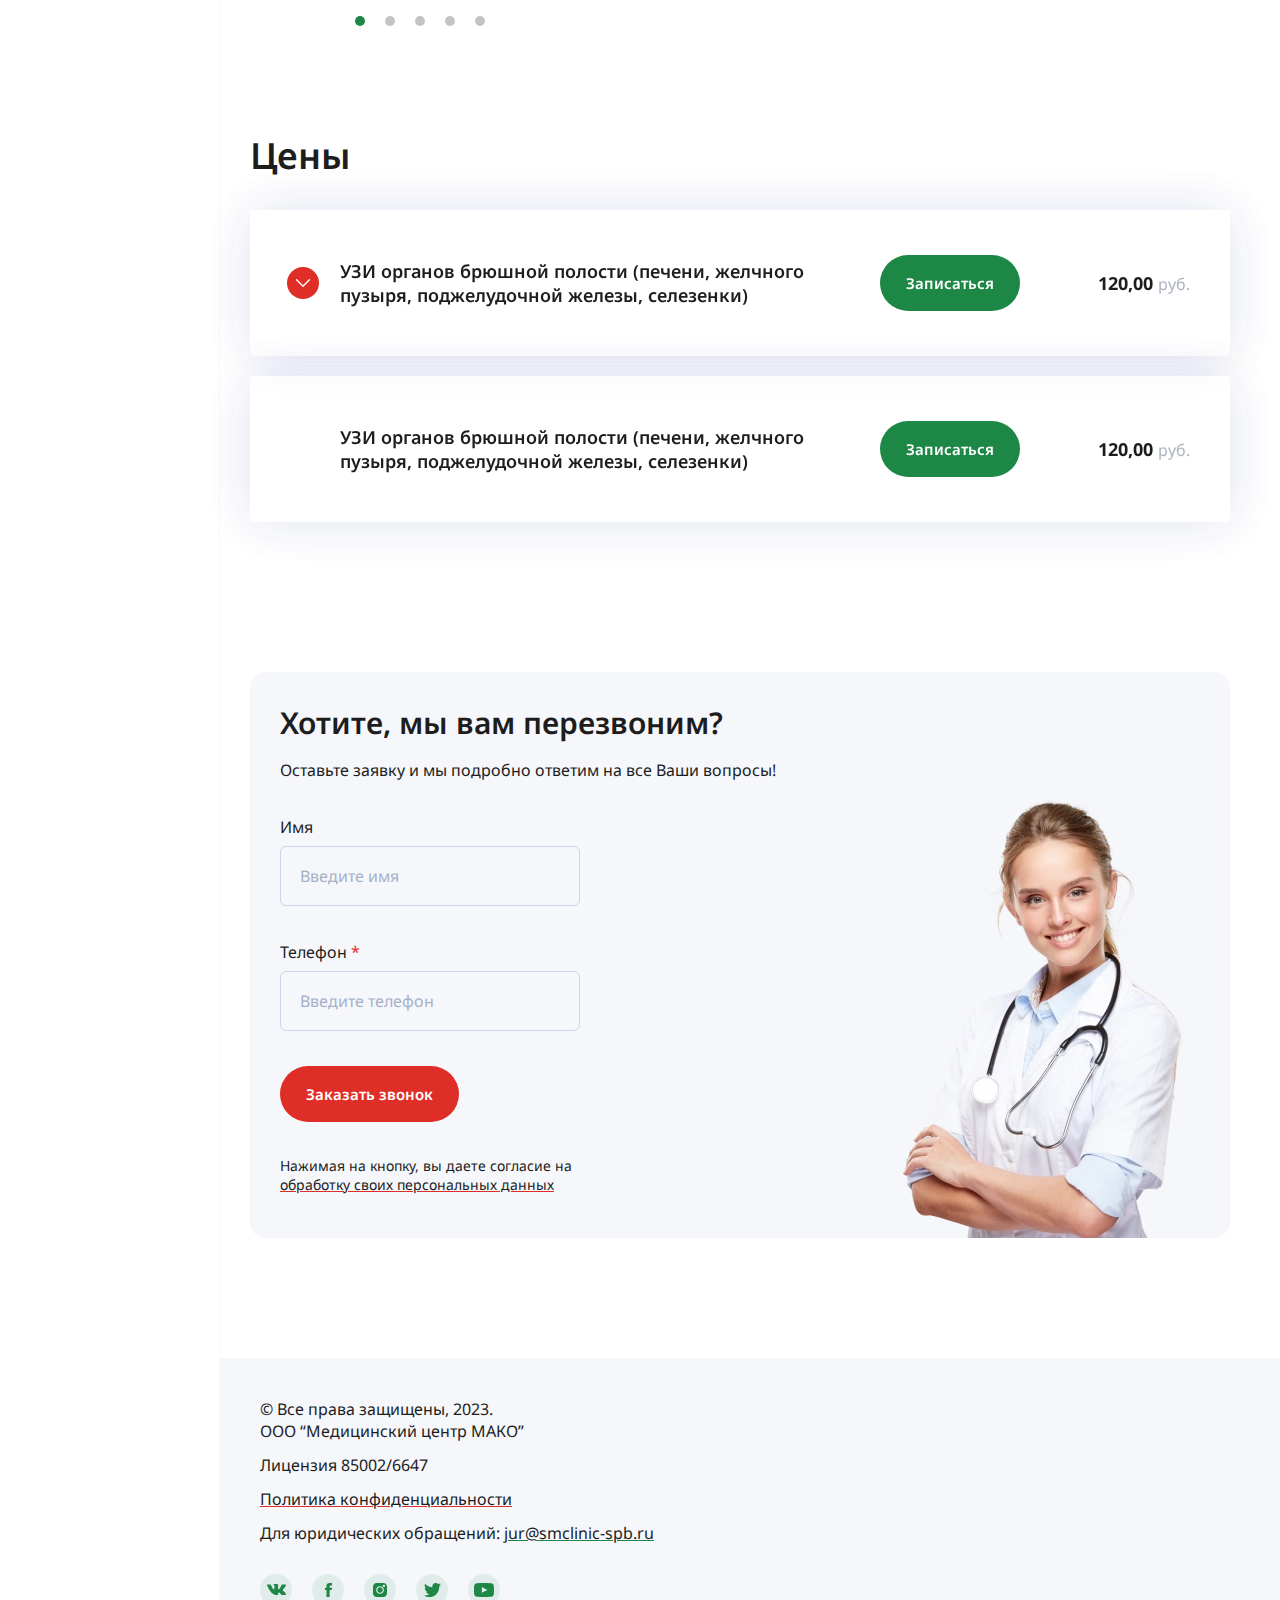
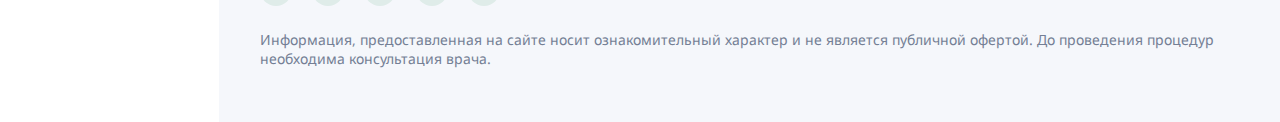
<file: service.html>
<!DOCTYPE html>
<html lang="ru">
  <head>
    <meta charset="UTF-8" />
    <meta name="viewport" content="width=device-width, initial-scale=1.0" />
    <link rel="icon" href="favicon.png" />
    <link rel="preconnect" href="https://fonts.googleapis.com" />
    <link rel="preconnect" href="https://fonts.gstatic.com" crossorigin />
    <link
      href="https://fonts.googleapis.com/css2?family=Noto+Sans:wght@400;500;600;700&display=swap"
      rel="stylesheet" />
    <link rel="stylesheet" href="css/swiper-bundle.min.css" />
    <link rel="stylesheet" href="css/magnific-popup.css" />
    <link rel="stylesheet" href="css/style.min.css" />
    <title>Услуга - МАКО</title>
  </head>
  <body>
    <div class="wrapper">
      <aside class="aside">
        <div class="aside__float scroll">
          <a href="/" class="logo">
            <img src="img/logo.svg" width="134" height="134" alt="Лого" />
          </a>
          <nav class="nav">
            <ul class="nav__list">
              <li class="nav__list--item">
                <div class="dropdown__button--container">
                  <a href="" class="dropdown__button">О центре</a>
                  <i class="arrow">развернуть</i>
                </div>
                <div class="nav__list--dropdown">
                  <a href="">О нас</a>
                  <a href="">История</a>
                </div>
              </li>
              <li class="nav__list--item">
                <div class="dropdown__button--container">
                  <a class="dropdown__button">Услуги и цены</a>
                  <i class="arrow">развернуть</i>
                </div>
                <div class="nav__list--dropdown">
                  <a href="service.html">Услуга 1</a>
                  <a href="">История</a>
                </div>
              </li>
              <li class="nav__list--item"><a href="review.html">Отзывы</a></li>
              <li class="nav__list--item"><a href="contact.html">Контакты</a></li>
              <li class="nav__list--item"><a href="promo-list.html">Акции</a></li>
              <li class="nav__list--item"><a href="">Полезно знать</a></li>
            </ul>
          </nav>
          <div class="aside__tel">
            <img src="img/icons/phone.svg" class="aside__tel--icon" alt="" />
            <div class="aside__tel--right">
              <a href="tel:7757" class="aside__tel--number">7757</a>
              <span class="aside__tel--operator">(А1, МТС)</span>
            </div>
          </div>
        </div>
      </aside>
      <div class="content">
        <main class="main">
          <!-- шапка на мобильных - сюда перекидываются блоки в скриптах -->
          <div class="main__header">
            <div class="main__header--top">
              <a href="/" class="logo">
                <img src="img/logo-mob.svg" width="124" height="45" alt="Лого" />
              </a>
              <div class="burger"></div>
            </div>
            <div class="main__header--list">
              <div class="main__header--list-links"></div>
              <div class="main__header--list-action"></div>
              <div class="main__header--list-contact"></div>
            </div>
          </div>

          <div class="main__top">
            <div class="main__top--left">
              <div class="main__top--item">
                <img src="img/icons/location.svg" class="main__top--item-img" width="24" height="24" alt="" />
                <span>г. Борисов, ул. Ленина, д.147</span>
              </div>
              <div class="main__top--item">
                <img src="img/icons/time.svg" class="main__top--item-img" width="24" height="24" alt="" />
                <span>
                  <span class="desktop-only">Сегодня:&nbsp;</span>
                  10:00 - 19:00
                </span>
              </div>
              <div class="main__top--item">
                <img src="img/icons/a1.svg" class="main__top--item-img" width="20" height="22" alt="" />
                <a href="tel:+375445558086">+375 (44) 555-80-86</a>
              </div>
              <div class="main__top--item">
                <img src="img/icons/mts.svg" class="main__top--item-img" width="22" height="22" alt="" />
                <a href="tel:+375445558083">+375 (44) 555-80-83</a>
              </div>
            </div>
            <div class="main__top--right">
              <form class="search" action="">
                <button class="search__button search__button--top" type="submit">Поиск</button>
                <input type="text" class="search__input" placeholder="Введите ваш поисковой запрос" />
              </form>
              <a href="" class="button">
                Записаться
                <span class="desktop-only">&nbsp;на прием</span>
              </a>
            </div>
          </div>
          <ul class="breadcrumbs">
            <li class="breadcrumbs__item">
              <a href="">Медцентр МАКО</a>
            </li>
            <li class="breadcrumbs__item">
              <a href="">Услуги и цены</a>
            </li>
            <li class="breadcrumbs__item">
              <span>Кардиология</span>
            </li>
          </ul>

          <div class="service__section">
            <div class="service__wrap">
              <div class="heading">
                <img src="img/icons/service/icon-2.svg" class="service__heading--icon" alt="" />
                <h1 class="h1">Кардиология</h1>
              </div>
              <div class="article__note">
                <h3 class="h3">Мы всегда рядом и готовы помочь!</h3>
                <div class="article__note--text">
                  <p>
                    Клиники «Скандинавия» и «Скандинавия АВА-ПЕТЕР» ― это целая экосистема заботы о здоровье. Наши
                    ресурсы позволяют быть рядом с человеком на протяжении всей его жизни ― с рождения и до преклонного
                    возраста.
                  </p>
                </div>
              </div>
              <div class="service__desc">
                <h2 class="h2">О направлении</h2>
                <div class="service__row">
                  <div class="service__row--left">
                    <div class="service__desc--text">
                      <h3 class="h3">Важно знать каждому!</h3>
                      <p>
                        Абдоминальная хирургия специализируется на лечении заболеваний и травм органов брюшной полости,
                        а также грыж передней брюшной стенки. Отделение общей хирургии клиники «Скандинавия» — это
                        опытная команда и современное оборудование. Мы работаем 17 лет, на протяжении этого периода наши
                        хирурги успешно применяют методики эндоскопическим способом.
                      </p>
                      <ul class="list">
                        <li>Заключения о состоянии здоровья;</li>
                        <li>
                          Направления на дополнительные виды обследования (МРТ, КТ, рентгенография, лабораторные
                          исследования и другие);
                        </li>
                        <li>Направления на консультацию к смежным специалистам;</li>
                        <li>Направления на госпитализацию в экстренных случаях.</li>
                      </ul>
                      <p>Определяет показания к хирургическому лечению хронического тонзилита.</p>
                      <p>Определяет показания к хирургическому лечению хронического тонзилита.</p>
                    </div>
                    <span class="link--readmore">Показать больше</span>
                  </div>
                  <div class="service__row--right">
                    <div class="doctor-swiper__container swiper__container">
                      <div class="swiper doctor-small-swiper">
                        <div class="swiper-wrapper">
                          <div class="swiper-slide">
                            <a href="" class="doctor-list__card">
                              <span class="doctor-list__heart">12</span>
                              <img src="img/doctor/fedorovic.png" class="doctor-list__img" alt="" />
                              <span class="doctor-list__data">
                                <span class="doctor-list__surname">Федорович</span>
                                <span class="doctor-list__name">Александр Константинович</span>
                                <span class="doctor-list__role">врач-онколог, онкохирург</span>
                              </span>
                            </a>
                          </div>
                          <div class="swiper-slide">
                            <a href="" class="doctor-list__card">
                              <span class="doctor-list__heart">12</span>
                              <img src="img/doctor/prichodko.png" class="doctor-list__img" alt="" />
                              <span class="doctor-list__data">
                                <span class="doctor-list__surname">Приходько</span>
                                <span class="doctor-list__name">Любовь Григорьевна</span>
                                <span class="doctor-list__role">врач-нефролог</span>
                              </span>
                            </a>
                          </div>
                          <div class="swiper-slide">
                            <a href="" class="doctor-list__card">
                              <span class="doctor-list__heart">35</span>
                              <img src="img/doctor/kostyuchenko.png" class="doctor-list__img" alt="" />
                              <span class="doctor-list__data">
                                <span class="doctor-list__surname">Костюченко</span>
                                <span class="doctor-list__name">Валентина Максимовна</span>
                                <span class="doctor-list__role">врач-офтальмолог</span>
                              </span>
                            </a>
                          </div>
                          <div class="swiper-slide">
                            <a href="" class="doctor-list__card">
                              <span class="doctor-list__heart">12</span>
                              <img src="img/doctor/ivanova.png" class="doctor-list__img" alt="" />
                              <span class="doctor-list__data">
                                <span class="doctor-list__surname">Иванова</span>
                                <span class="doctor-list__name">Мария Алексеевна</span>
                                <span class="doctor-list__role">врач-онколог, онкохирург</span>
                              </span>
                            </a>
                          </div>
                          <div class="swiper-slide">
                            <a href="" class="doctor-list__card">
                              <span class="doctor-list__heart">12</span>
                              <img src="img/doctor/ivanova.png" class="doctor-list__img" alt="" />
                              <span class="doctor-list__data">
                                <span class="doctor-list__surname">Иванова</span>
                                <span class="doctor-list__name">Мария Алексеевна</span>
                                <span class="doctor-list__role">врач-онколог, онкохирург</span>
                              </span>
                            </a>
                          </div>
                        </div>
                      </div>

                      <div class="swiper-pagination doctor-small-swiper__pagination"></div>
                    </div>
                  </div>
                </div>

                <div class="service__desc--price">
                  <h2 class="h2">Цены</h2>
                  <div class="accordion__container">
                    <div class="accordion__item">
                      <div class="accordion__content">
                        <p>Лапароскопия — это тип хирургической процедуры, которая позволяет специалисту получить доступ к внутренним органам без необходимости делать большие разрезы. Происходит за счет того, что используется специальный инструмент — лапароскоп. Это небольшая трубка с источником света и камерой, которая передает изображение внутренней части живота или таза на телевизионный монитор.</p>
                        <p>Грыжи различной локализации и сложности — паховые, пупочные, белой линии живота, диастаз прямых мышц брюшной стенки, диафрагмальные и посттравматические грыжи.</p>
                      </div>
                      <div class="accordion__heading">
                        <button class="accordion__button">Развернуть</button>
                        <p class="accordion__heading--name">УЗИ органов брюшной полости (печени, желчного пузыря, поджелудочной железы, селезенки)</p>
                        <a href="" class="button button--green">Записаться</a>
                        <div class="price">
                          120,00
                          <span class="price-currency">руб.</span>
                        </div>
                      </div>
                    </div>
                    <div class="accordion__item">
                      <div class="accordion__heading">
                        <p class="accordion__heading--name">УЗИ органов брюшной полости (печени, желчного пузыря, поджелудочной железы, селезенки)</p>
                        <a href="" class="button button--green">Записаться</a>
                        <div class="price">
                          120,00
                          <span class="price-currency">руб.</span>
                        </div>
                      </div>
                    </div>
                  </div>
                </div>
              </div>
            </div>
          </div>

          <section class="call__section">
            <div class="call__box">
              <div class="call__textbox">
                <h2 class="h2">Хотите, мы вам перезвоним?</h2>
                <p class="text">Оставьте заявку и мы подробно ответим на все Ваши вопросы!</p>
              </div>
              <form action="" class="form" id="call-form">
                <div class="form__row">
                  <label class="form__label">
                    <span class="form__label--name">Имя</span>
                    <input type="text" class="form__label--input" placeholder="Введите имя" />
                  </label>
                  <label class="form__label">
                    <span class="form__label--name">
                      Телефон
                      <span class="form__label--required">*</span>
                    </span>
                    <input type="text" class="form__label--input" placeholder="Введите телефон" required />
                  </label>
                  <input type="submit" class="button" value="Заказать звонок" />
                </div>
                <p class="form__confirm">
                  Нажимая на кнопку, вы даете согласие на
                  <a href="">обработку своих персональных данных</a>
                </p>
              </form>
              <img src="img/call-back.png" class="call__img" alt="" />
            </div>
          </section>
        </main>
        <footer class="footer">
          <div class="container">
            <div class="footer__row">
              <p class="footer__point">
                © Все права защищены, 2023.
                <br />
                ООО “Медицинский центр МАКО”
              </p>
              <p class="footer__point">Лицензия 85002/6647</p>
              <p class="footer__point"><a href="">Политика конфиденциальности</a></p>
              <p class="footer__point">
                Для юридических обращений:
                <a href="mailto:jur@smclinic‑spb.ru">jur@smclinic‑spb.ru</a>
              </p>
            </div>
            <div class="footer__row">
              <div class="footer__social">
                <a href="" class="footer__social--link"><img src="img/icons/social/vk.svg" alt="" /></a>
                <a href="" class="footer__social--link"><img src="img/icons/social/fb.svg" alt="" /></a>
                <a href="" class="footer__social--link"><img src="img/icons/social/instagram.svg" alt="" /></a>
                <a href="" class="footer__social--link"><img src="img/icons/social/twitter.svg" alt="" /></a>
                <a href="" class="footer__social--link"><img src="img/icons/social/youtube.svg" alt="" /></a>
              </div>
              <p class="footer__text">
                Информация, предоставленная на сайте носит ознакомительный характер и не является публичной офертой. До
                проведения процедур необходима консультация врача.
              </p>
            </div>
          </div>
        </footer>
      </div>
    </div>
    <script src="js/jquery-3.7.0.min.js"></script>
    <script src="js/jquery.validate.min.js"></script>
    <script src="js/localization/messages_ru.min.js"></script>
    <script src="js/swiper-bundle.min.js"></script>
    <script src="js/jquery.magnific-popup.min.js"></script>
    <script src="js/scripts.js"></script>
  </body>
</html>
</file>
<file: css/style.min.css>
.wrapper{display:flex}.content{display:flex;flex-direction:column;width:100%}@media(max-width: 1024px){.content{padding-top:120px}}.button{border-radius:50px;background-color:#df2e28;color:#fff;padding:18px 36px;font-weight:600;border:0;font-size:16px;cursor:pointer;transition:.3s;display:inline-block;text-decoration:none;text-align:center;display:inline-flex;align-items:center;justify-content:center;text-align:center}.button:hover{background-color:#b9211b}@media(max-width: 1440px){.button{padding:18px 26px;font-size:15px}}@media(max-width: 576px){.button{padding:14px 26px}}.button--green{background-color:#1d8745}.button--green:hover{background-color:#145d30}.button--white{background-color:#fff;color:#1d1d1d;border:1px solid #ccd5e7}.button--white:hover{color:#fff;border-color:#b9211b}.button--secondary{background-color:rgba(0,0,0,0);border:1px solid #ccd5e7;color:#fff}.button--secondary:hover{border-color:#b9211b;color:#fff}.button--fav{background-color:rgba(0,0,0,0);border:1px solid #ccd5e7;font-size:0;min-width:68px;height:68px;background-image:url(../img/icons/fav.svg);background-position:center 16px;background-size:36px;background-repeat:no-repeat}.button--fav.is-active{background-color:#df2e28}@media(max-width: 1440px){.button--fav{font-size:0}}@media(max-width: 768px){.button--fav{background-size:30px;background-position:center 13px}}.button__container{display:flex;gap:20px}@media(max-width: 768px){.button__container{flex-direction:column;gap:10px}}a:not([class]){color:#1d1d1d;text-decoration-color:#df2e28}.link--more{color:#000;font-weight:600;font-size:18px;text-decoration:underline #1d8745;display:inline-block;transition:.3s}.link--more:before{content:"";background-color:#1d8745;background-image:url(../img/icons/about-arrow-right.svg);background-size:20px;background-position:center;background-repeat:no-repeat;border-radius:50px;width:32px;height:32px;display:inline-block;vertical-align:middle;margin-right:20px;transition:.3s}.link--more:hover{text-decoration-color:#df2e28}.link--more:hover:before{background-color:#df2e28}.link--readmore{color:#1d8745;text-decoration:none;border-bottom:1px dashed #1d8745;margin-top:auto;display:inline-block;transition:color .3s;cursor:pointer}.link--readmore:hover{color:#145d30}.link--details{position:relative;color:#5f6d89;font-size:12px;font-weight:700;text-transform:uppercase;letter-spacing:.6px}.link--details:after{content:"";display:inline-block;position:absolute;width:37px;height:7px;top:5px;right:-45px;background-image:url(../img/icons/details.svg);background-size:contain;background-repeat:no-repeat}.h1,.h2,.h3,.h4{color:#1d1d1d;font-weight:600}h1,.h1{line-height:110%}.h1{font-size:60px}@media(max-width: 1680px){.h1{font-size:48px}}@media(max-width: 1280px){.h1{font-size:36px}}@media(max-width: 1024px){.h1{font-size:30px}}@media(max-width: 375px){.h1{font-size:26px}}.h2{font-size:36px}@media(max-width: 1280px){.h2{font-size:30px}}@media(max-width: 1024px){.h2{font-size:24px}}@media(max-width: 375px){.h2{font-size:22px}}.h3{font-size:20px}@media(max-width: 1280px){.h3{font-size:16px}}.highlight{font-weight:700;font-style:italic}.list,ul:not(.nav__list):not(.breadcrumbs):not(.pagination){list-style:none;margin:30px 0}.list li,ul:not(.nav__list):not(.breadcrumbs):not(.pagination) li{position:relative;margin:10px 0}.list li:before,ul:not(.nav__list):not(.breadcrumbs):not(.pagination) li:before{content:"";width:24px;height:1px;display:inline-block;position:absolute;left:-38px;top:11px;background-color:#df2e28}.aside{border-right:1px solid #f5f7fb;min-height:100vh;position:relative;min-width:330px;padding:40px 60px 40px 105px}@media(max-width: 1440px){.aside{min-width:220px;padding:35px}}@media(max-width: 1024px){.aside{display:none}}.aside__float{position:sticky;top:40px;min-height:90vh;display:flex;overflow-y:auto;flex-direction:column}.aside__tel{display:flex;align-items:flex-start;gap:5px;margin-top:auto}.aside__tel--right{display:flex;flex-direction:column}.aside__tel--icon{border:1px solid #ccd5e7;padding:6px;display:flex;align-items:center;justify-content:center;border-radius:50px}.aside__tel--number{color:#df2e28;font-size:48px;font-weight:700;text-decoration:none;line-height:1.15}@media(max-width: 1440px){.aside__tel--number{font-size:40px}}.aside__tel--operator{color:#adb4c1;font-weight:700}@media(max-width: 1440px){.logo img{width:120px}}.nav__list{list-style:none;padding:0;margin:70px 0}.nav__list--item{margin-bottom:56px}@media(max-width: 1680px){.nav__list--item{margin-bottom:30px}}.nav__list--item a,.nav__list--item button{color:#1d1d1d;text-decoration:none;font-weight:600;font-size:20px;transition:color .3s;background-color:rgba(0,0,0,0);border:0;text-align:left;padding:0;cursor:pointer}@media(max-width: 1680px){.nav__list--item a,.nav__list--item button{font-size:18px}}.nav__list--item a:hover,.nav__list--item button:hover{color:#6a6a6a}.nav__list--item .dropdown__button--container{display:inline-flex;position:relative;gap:7px}.nav__list--item .dropdown__button--container.is-active .arrow{transform:rotate(90deg)}.nav__list--item .dropdown__button--container.is-active+.nav__list--dropdown{display:flex;flex-direction:column;margin:20px 0 0 10px;gap:10px}.nav__list--item .dropdown__button--container.is-active+.nav__list--dropdown a{font-weight:400;font-size:14px}.nav__list--item .dropdown__button--container .arrow{background-image:url(../img/icons/arrow-right.svg);background-size:contain;background-repeat:no-repeat;width:7px;height:11px;display:inline-block;position:absolute;right:-14px;top:8px;transition:transform .3s;font-size:0;cursor:pointer}.nav__list--dropdown{display:none}@media(max-width: 1440px){.nav__list{margin:40px 0}}.main__header{margin:0 -20px;position:relative}@media(max-width: 1024px){.main__header{position:fixed;top:0;width:100%;z-index:9;background:#fff;overflow-y:visible}}.main__header--top{display:none;padding:20px;margin-bottom:35px;border-bottom:1px solid #f5f7fb;align-items:center}@media(max-width: 1024px){.main__header--top{display:flex;width:100%;margin-bottom:0}}.main__header--top .logo{order:1}.main__header--top .logo img{max-width:124px}.main__header--top .aside__tel{margin-left:auto;order:2}.main__header--top .aside__tel--number{font-size:32px}.main__header--top .aside__tel--operator{font-size:10px}.main__header--list{display:none}.main__header--list .main__top--right{flex-direction:row-reverse;justify-content:center}.main__header--list .main__top--right .button{min-width:200px}.main__header--list .main__top--right .search__input{padding:23px;min-width:280px;font-size:12px}.main__header--list .main__top--left{flex-direction:column;align-items:flex-start;max-width:280px;margin:auto;padding:40px 0;margin-top:40px;border-top:1px solid #f5f7fb}.main__header--list .nav__list{display:flex;flex-direction:column;justify-content:center;max-width:260px;margin:40px auto}.header__open{overflow-y:hidden}.header__open:before{content:"";background-color:#fff;display:block;position:absolute;top:0;left:0;width:100vw;height:100vh}.header__open .main__header{min-height:100vh}.header__open .main__header--list{display:block;max-height:calc(100vh - 91px);overflow-y:auto}.header__open .burger{background-image:url(../img/icons/burger-close.svg)}.burger{background-image:url(../img/icons/burger.svg);background-size:contain;background-repeat:no-repeat;background-position:center;width:24px;height:20px;order:3;margin-left:15px}.scroll{scrollbar-width:thin;scrollbar-color:#1d8745 #f5f7fb;overflow:auto}.scroll::-webkit-scrollbar{width:12px}.scroll::-webkit-scrollbar-track{background:#f5f7fb}.scroll::-webkit-scrollbar-thumb{background-color:#1d8745;border-radius:0;border:3px solid #f5f7fb}@media(max-width: 1440px){.desktop-only{display:none}}.heading{display:flex;align-items:center;margin:0 0 50px}.heading .button{margin-left:auto}@media(max-width: 576px){.heading .button{margin-left:0}}.heading .h1,.heading h1,.heading .h2,.heading h2,.heading .h3,.heading h3,.heading .h4,.heading h4{margin:0}@media(max-width: 576px){.heading{flex-direction:column;align-items:flex-start;gap:10px}}.main{padding:0 120px 0 45px;max-width:calc(100vw - 360px)}@media(max-width: 1900px){.main{padding:0 40px}}@media(max-width: 1440px){.main{padding:0 30px;max-width:calc(100vw - 240px)}}@media(max-width: 1024px){.main{max-width:100%}}@media(max-width: 768px){.main{padding:0 20px}}.main__top{display:flex;padding:15px 0;margin-bottom:35px;border-bottom:1px solid #f5f7fb}@media(max-width: 1024px){.main__top{display:none}}.main__top--left{display:flex;gap:40px}@media(max-width: 1900px){.main__top--left{gap:20px}}@media(max-width: 1680px){.main__top--left{gap:13px}}@media(max-width: 1280px){.main__top--left{gap:10px}}.main__top--right{display:flex;align-items:center;gap:20px;margin-left:auto}@media(max-width: 1680px){.main__top--right{gap:10px}.main__top--right .button{padding:18px 20px}}.main__top--item{display:flex;align-items:center;justify-content:center;gap:6px}@media(max-width: 1600px){.main__top--item{flex-direction:column;align-items:flex-start}}@media(max-width: 1440px){.main__top--item{flex-direction:row;align-items:center}}@media(max-width: 1280px){.main__top--item{flex-direction:column;align-items:flex-start}}@media(max-width: 1024px){.main__top--item{flex-direction:row}}@media(max-width: 1280px){.main__top--item-img{max-height:20px}}.main__top--item span,.main__top--item a{color:#1d1d1d;font-size:16px;text-decoration:none}@media(max-width: 1280px){.main__top--item span,.main__top--item a{font-size:13px}}.main__top--item a{font-weight:600}.main__top--item a:hover{color:#6a6a6a}.search{display:flex;align-items:center;position:relative}.search__button{border-radius:50%;background-color:#fff;border:1px solid #ccd5e7;width:56px;height:56px;position:relative;cursor:pointer;font-size:0;z-index:1;transition:.3s}.search__button:before{content:"";width:24px;height:24px;background-image:url(../img/icons/search.svg);background-repeat:no-repeat;background-position:center;background-size:contain;position:absolute;top:50%;left:50%;transform:translate(-50%, -50%)}.search__button:hover{background-color:#f5f7fb}.search__input{border-radius:36px;background:#fff;position:absolute;right:-6px;outline:none;min-width:0;transition:.3s;width:0;padding:0;border:0;opacity:0;font-size:16px}.search__input::placeholder{color:#a6b1c7}@media(max-width: 1024px){.search__input{display:none}}.search.is-active .search__input{width:auto;padding:23px 48px;opacity:1;min-width:calc(100vw - 785px);border:1px solid #ccd5e7}@media(max-width: 1900px){.search.is-active .search__input{min-width:calc(100vw - 659px)}}@media(max-width: 1440px){.search.is-active .search__input{min-width:calc(100vw - 432px)}}@media(max-width: 1024px){.search.is-active .search__input{min-width:280px;padding:23px;display:block}}.search.is-active .search__button{background-color:#f5f7fb;border-color:#f5f7fb}.circle{color:#1d8745;background-color:#fff;filter:drop-shadow(0px 0px 51px rgba(26, 59, 159, 0.5));width:48px;height:48px;margin-left:10px;line-height:48px;text-align:center;font-size:16px;border-radius:50px;display:inline-block;vertical-align:middle}@media(max-width: 768px){.circle{width:36px;height:36px;line-height:36px;font-size:12px}}.breadcrumbs{display:flex;align-items:center;list-style:none;padding:0;margin:0 0 57px}@media(max-width: 1024px){.breadcrumbs{margin:0 0 30px}}@media(max-width: 768px){.breadcrumbs{display:block}}.breadcrumbs__item{position:relative}.breadcrumbs__item:not(:last-child){margin-right:40px}.breadcrumbs__item:not(:last-child):before{content:"";position:absolute;height:1px;width:24px;background-color:#1d1d1d;display:block;bottom:50%;left:calc(100% + 9px)}@media(max-width: 1024px){.breadcrumbs__item:not(:last-child):before{width:12px}}@media(max-width: 1024px){.breadcrumbs__item:not(:last-child){margin-right:30px}}@media(max-width: 1024px){.breadcrumbs__item{font-size:12px}}@media(max-width: 768px){.breadcrumbs__item{display:inline-block}}.breadcrumbs__item a{color:#1d1d1d;text-decoration:none;transition:color .3s}.breadcrumbs__item a:hover{color:#6a6a6a}.breadcrumbs__item span{color:#a6b1c7}.doctor-list__grid{display:grid;grid-template-columns:repeat(4, 1fr);gap:60px 20px;margin-top:60px}@media(max-width: 1440px){.doctor-list__grid{grid-template-columns:repeat(3, 1fr)}}@media(max-width: 1280px){.doctor-list__grid{gap:20px}}@media(max-width: 1024px){.doctor-list__grid{grid-template-columns:repeat(2, 1fr)}}@media(max-width: 576px){.doctor-list__grid{grid-template-columns:repeat(1, 1fr);margin-top:40px}}.doctor-list__card{border-radius:16px;padding:26px 20px 36px;height:410px;width:100%;background-color:#f2f3f5;position:relative;text-decoration:none;display:flex;flex-direction:column;overflow:hidden}.doctor-list__card:hover .doctor-list__img{min-height:105%}.doctor-list__card:before{content:"";position:absolute;bottom:0;left:0;width:100%;height:60%;z-index:1;background:linear-gradient(180deg, rgba(242, 243, 245, 0) 0%, rgba(118, 126, 143, 0.25) 47.4%, #767e8f 100%)}.doctor-list__card span{color:#fff}.doctor-list__data{margin-top:auto;display:flex;flex-direction:column;position:relative;z-index:2}.doctor-list__surname{font-size:24px;font-weight:900;display:block}@media(max-width: 1280px){.doctor-list__surname{font-size:20px}}.doctor-list__name{font-size:18px;font-weight:900}@media(max-width: 1280px){.doctor-list__name{font-size:16px}}.doctor-list__role{margin-top:20px}@media(max-width: 1280px){.doctor-list__role{margin-top:10px;font-size:14px}}.doctor-list__img{position:absolute;bottom:0;left:50%;transform:translateX(-50%);min-height:100%;transition:min-height .3s}.doctor-list__heart{background-image:url(../img/icons/heart.svg);background-position:center;background-repeat:no-repeat;width:40px;height:39px;display:inline-block;position:absolute;top:26px;left:20px;padding:5px 0 0;display:flex;justify-content:center;text-align:center;font-weight:900;line-height:1.5}.doctor-list__filter{position:relative}.doctor-list__filter-top{margin-bottom:80px}@media(max-width: 1280px){.doctor-list__filter-top{margin-bottom:50px}}@media(max-width: 768px){.doctor-list__filter-top{margin-bottom:20px}}.doctor-list__filter-bottom{display:flex;align-items:center}.doctor-list__filter-bottom .select{margin-left:20px}@media(max-width: 768px){.doctor-list__filter-bottom .select{margin-left:0}}@media(max-width: 1280px){.doctor-list__filter-bottom{flex-wrap:wrap}}.doctor-list__filter-type{margin-right:auto}.doctor-list__filter-type button{background-color:rgba(0,0,0,0);border:0;color:#a6b1c7;font-size:30px;font-weight:600;cursor:pointer;padding:0;margin-right:30px;transition:color .3s}.doctor-list__filter-type button.is-active{color:#1d1d1d}.doctor-list__filter-type button:hover{color:#1d1d1d}@media(max-width: 1440px){.doctor-list__filter-type button{font-size:24px;margin-right:20px}}@media(max-width: 768px){.doctor-list__filter-type button{font-size:18px}}@media(max-width: 1280px){.doctor-list__filter-type{min-width:100%;margin-bottom:20px}}@media(max-width: 768px){.doctor-list__filter-search{width:100%;margin-bottom:10px}}.doctor-list__alphabet{display:flex;gap:12px;position:absolute;right:0;top:28px}@media(max-width: 1280px){.doctor-list__alphabet{position:static}}.doctor-list__alphabet a{color:#a6b1c7;text-decoration:none;padding-bottom:2px;transition:color .3s}.doctor-list__alphabet a.is-active{color:#1d1d1d;border-bottom:1px solid #1d8745}.doctor-list__alphabet a:hover{color:#1d1d1d}@media(max-width: 768px){.doctor-list__alphabet a{font-size:14px}}@media(max-width: 1440px){.doctor-list__alphabet{gap:6px}}@media(max-width: 768px){.doctor-list__alphabet{flex-wrap:wrap}}.doctor-list__search{display:flex;align-items:center;position:relative}@media(max-width: 576px){.doctor-list__search{width:100%}}.doctor-list__search--button{border-radius:50%;background-color:#f5f7fb;border:1px solid #f5f7fb;width:56px;height:56px;position:absolute;right:7px;cursor:pointer;font-size:0;z-index:1;transition:.3s}.doctor-list__search--button:before{content:"";width:24px;height:24px;background-image:url(../img/icons/search.svg);background-repeat:no-repeat;background-position:center;background-size:contain;position:absolute;top:50%;left:50%;transform:translate(-50%, -50%)}@media(max-width: 1680px){.doctor-list__search--button{width:44px;height:44px;position:absolute;right:5px}}.doctor-list__search--input{border-radius:36px;background:#fff;outline:none;transition:.3s;width:600px;height:68px;font-size:16px;padding:23px 48px;border:1px solid #ccd5e7}.doctor-list__search--input.is-active+.doctor-list__search--list{display:block}.doctor-list__search--input::placeholder{color:#a6b1c7}@media(max-width: 1900px){.doctor-list__search--input{width:500px}}@media(max-width: 1680px){.doctor-list__search--input{width:360px;padding:23px;height:51px}}@media(max-width: 768px){.doctor-list__search--input{width:100%}}.doctor-list__search--list{background-color:#fff;position:absolute;display:none;top:100%;z-index:1;padding:24px 48px;max-height:240px;box-shadow:0px 0px 51px 0px rgba(26,59,159,.07);border-radius:16px}@media(max-width: 1680px){.doctor-list__search--list{padding:20px}}.doctor-list__search--item{display:flex;text-decoration:none;margin-bottom:20px;transition:.3s}.doctor-list__search--item:hover{opacity:.7}.doctor-list__search--item-text{margin-left:20px}.doctor-list__search--item-name{color:#1d1d1d;margin:0}@media(max-width: 768px){.doctor-list__search--item-name{font-size:14px}}.doctor-list__search--item-role{color:#a6b1c7;font-size:14px;margin:6px 0 0}@media(max-width: 768px){.doctor-list__search--item-role{font-size:12px}}.doctor-list__search--item-img{background-color:#f2f3f5;position:relative;min-width:72px;height:72px;overflow:hidden;border-radius:8px}.doctor-list__search--item-img img{max-height:100%}.doctor-top__box{padding:60px 75px;border-radius:16px;background:#f2f3f5;position:relative;overflow:hidden;z-index:1;display:flex}.doctor-top__box:before{content:"";width:100%;height:310px;background:linear-gradient(180deg, rgba(242, 243, 245, 0) 0%, rgba(118, 126, 143, 0.25) 33.33%, rgba(118, 126, 143, 0.5) 66.67%, #767e8f 100%);display:block;position:absolute;bottom:0;left:0}.doctor-top__box .button--secondary{padding:18px 46px}@media(max-width: 1440px){.doctor-top__box .button--secondary{padding:18px 26px}}@media(max-width: 768px){.doctor-top__box .button--secondary{background-color:#df2e28}}.doctor-top__box .button--fav{margin-left:20px}@media(max-width: 768px){.doctor-top__box .button--fav{background-color:#1d8745;margin-left:0;height:59px}}.doctor-top__box .button__container{margin-top:60px}@media(max-width: 1024px){.doctor-top__box .button__container{margin-top:auto;padding-top:20px}}@media(max-width: 1280px){.doctor-top__box{padding:30px;min-height:400px}}@media(max-width: 768px){.doctor-top__box{flex-direction:column;align-items:center;padding:30px 30px 0;gap:20px}.doctor-top__box .h1,.doctor-top__box h1,.doctor-top__box .h2,.doctor-top__box h2,.doctor-top__box .h3,.doctor-top__box h3,.doctor-top__box .h4,.doctor-top__box h4{margin-top:0}}@media(max-width: 375px){.doctor-top__box{padding:20px 20px 0}}.doctor-top__box .doctor-list__heart{position:absolute;top:35px;right:35px;left:auto;color:#fff}@media(max-width: 768px){.doctor-top__box .doctor-list__heart{top:calc(100% - 60px);right:20px}}.doctor-top__section{margin-bottom:105px}.doctor-top__text{max-width:540px;position:relative;z-index:2}.doctor-top__text .text,.doctor-top__text p{font-weight:600;font-size:18px}@media(max-width: 768px){.doctor-top__text .text,.doctor-top__text p{font-size:16px}}@media(max-width: 1024px){.doctor-top__text{display:flex;flex-direction:column;max-width:450px}.doctor-top__text .text,.doctor-top__text p{margin-top:0}}@media(max-width: 768px){.doctor-top__text{max-width:100%}}.doctor-top__img{width:400px;position:absolute;bottom:0;right:100px}@media(max-width: 1280px){.doctor-top__img{right:0}}@media(max-width: 1024px){.doctor-top__img{width:300px}}@media(max-width: 768px){.doctor-top__img{position:static;width:400px}}@media(max-width: 576px){.doctor-top__img{width:100%}}.doctor-swiper__section{margin:100px 0}.doctor-swiper__container{padding-bottom:60px;position:relative}.doctor-about__section{margin:105px 0}.doctor-about__section .link--readmore{margin-top:20px}.doctor-about__text *:nth-child(n+8){display:none}.doctor-about__text.is-open *{display:block}.doctor-about__row{display:flex;gap:100px}@media(max-width: 1440px){.doctor-about__row{gap:40px}}@media(max-width: 1280px){.doctor-about__row{flex-direction:column}}.doctor-about__service{border-radius:16px;background:#fff;box-shadow:0px 0px 51px 0px rgba(26,59,159,.07);padding:44px 50px;min-width:530px;max-height:540px}@media(max-width: 1024px){.doctor-about__service{padding:30px}}.doctor-about__service-list{list-style:none;padding:0}.doctor-about__service-list li{margin:10px 0}.doctor-about__service-list li a{color:#1d1d1d;text-decoration-style:dashed;text-decoration-color:#df2e28}@media(max-width: 576px){.doctor-about__service-list li a{font-size:14px}}@media(max-width: 576px){.doctor-about__service{min-width:100%;padding:30px}}.select{position:relative;border-radius:50px;border:1px solid #ccd5e7}.select__button{box-sizing:border-box;border-radius:3px;width:100%;min-width:266px;cursor:pointer;position:relative;user-select:none;padding:24px 68px 24px 47px}.select__button:after{content:"";position:absolute;top:45%;right:20px;width:8px;height:8px;transform:translateY(-50%) rotate(45deg);border-right:1px solid #df2e28;border-bottom:1px solid #df2e28;transition:.3s}.select__button--name{position:relative;text-overflow:ellipsis;overflow:hidden;max-width:200px;white-space:nowrap;width:100%;display:inline-block}@media(max-width: 1680px){.select__button--name{max-width:140px}}.select__button.toggle:after{transform:translateY(0) rotate(225deg)}@media(max-width: 1680px){.select__button{padding:16px 40px 16px 23px;font-size:14px;min-width:195px}}.select__btn.toggle{border-radius:3px 3px 0 0}.select__btn.toggle:after{transform:translateY(-50%) rotate(-135deg)}.select__dropdown{position:absolute;top:100%;min-width:100%;max-height:240px;right:0;border-radius:16px;background:#fff;box-shadow:0px 0px 51px 0px rgba(26,59,159,.07);z-index:1;background:#fff;transform:scale(1, 0);transform-origin:top center;visibility:hidden;text-align:right;transition:.3s;padding:20px}.select__dropdown .select__option{padding:10px;box-sizing:border-box;cursor:pointer;color:#1d1d1d;position:relative;transition:.3s}.select__dropdown .select__option:hover{color:#a6b1c7}.select__dropdown.toggle{visibility:visible;transform:scale(1, 1)}@media(max-width: 768px){.select__dropdown{padding:10px;font-size:14px}}.swiper__container .swiper-pagination-bullets{bottom:0}.swiper__container .swiper-pagination-bullets .swiper-pagination-bullet{width:10px;height:10px;margin:0 10px;background:#c4c4c4;opacity:1}.swiper__container .swiper-pagination-bullets .swiper-pagination-bullet-active{background:#1d8745}@media(max-width: 1024px){.swiper__container .swiper-pagination-bullets .swiper-pagination-bullet{margin:0 5px}}.call__section{margin:150px 0 120px}.call__section .form{position:relative;z-index:2}@media(max-width: 1024px){.call__section{margin:100px 0}}.call__textbox{position:relative;z-index:2}.call__box{padding:50px 60px;background-color:#f5f7fb;border-radius:16px;position:relative}.call__box .h1,.call__box h1,.call__box .h2,.call__box h2,.call__box .h3,.call__box h3{margin:0 0 15px}@media(max-width: 1440px){.call__box{padding:30px}}.call__img{position:absolute;bottom:0;right:120px;z-index:1;max-height:450px}@media(max-width: 1440px){.call__img{right:40px}}@media(max-width: 1024px){.call__img{right:0;max-height:360px}}@media(max-width: 768px){.call__img{display:none}}.form{margin:55px 0 0;display:flex;flex-direction:column}@media(max-width: 1280px){.form{margin:35px 0 0}}.form__row{gap:20px;display:flex;align-items:flex-end;margin-bottom:20px}@media(max-width: 1280px){.form__row{align-items:flex-start;flex-direction:column;gap:35px}}.form__label{display:flex;flex-direction:column;position:relative}@media(max-width: 768px){.form__label{width:100%}}.form__label--name{color:#1d1d1d;margin-bottom:8px}.form__label--input{font-size:16px;padding:18px 19px;border-radius:6px;border:1px solid #ccd5e7;background-color:rgba(0,0,0,0);outline:none;min-width:300px;color:#1d1d1d}.form__label--input::placeholder{color:#a6b1c7}@media(max-width: 768px){.form__label--input{width:100%}}@media(max-width: 576px){.form__label--input{min-width:100%}}.form__label--input-float{border:0;border-bottom:1px solid #ccd5e7;border-radius:0}.form__label--input-float~label{position:absolute;top:20px;left:0;color:#1d1d1d;transition:.3s;cursor:pointer}.form__label--container{position:relative}.form__label--container input.form__label--input-float:not(:placeholder-shown)~label:last-of-type,.form__label--container input.form__label--input-float:focus~label:last-of-type,.form__label--container select.form__label--input-float:focus~label:last-of-type,.form__label--container select.form__label--input-float:has(option:checked:not([value]))~label:last-of-type,.form__label--container select.form__label--input-float:has(option:checked:not([value=""]))~label:last-of-type{top:-18px}@media(max-width: 576px){.form__label--container input.form__label--input-float:not(:placeholder-shown)~label:last-of-type,.form__label--container input.form__label--input-float:focus~label:last-of-type,.form__label--container select.form__label--input-float:focus~label:last-of-type,.form__label--container select.form__label--input-float:has(option:checked:not([value]))~label:last-of-type,.form__label--container select.form__label--input-float:has(option:checked:not([value=""]))~label:last-of-type{top:-10px;font-size:14px}}.form__label--required{color:#df2e28}.form__confirm{font-size:14px;color:#1d1d1d}.form__confirm a{color:#1d1d1d;text-decoration-color:#df2e28}@media(max-width: 1280px){.form__confirm{max-width:320px}}.form__textarea{padding:18px 20px;border-radius:6px;border:1px solid #ccd5e7;font-size:16px;width:100%;min-height:110px;resize:none;margin-bottom:35px}.form__textarea::placeholder{color:#a6b1c7}.form__note{margin:20px 0 0;font-size:14px}.form__note a{color:#1d1d1d;text-decoration-color:#df2e28}.form__star{display:flex;align-items:center;margin:0 0 50px}.form__star--name{color:#1d1d1d;margin-right:10px;display:inline-block}@media(max-width: 768px){.form__star{margin:0 0 30px}}.rating{display:flex;flex-direction:row-reverse;justify-content:flex-end;gap:2px}.rating>label{width:22px;height:22px;display:inline-block;background-image:url(../img/icons/star-empty.svg);background-repeat:no-repeat;background-size:contain}.rating>input{display:none}.rating>input:checked~label,.rating:not(:checked)>label:hover,.rating:not(:checked)>label:hover~label,.rating>input:checked+label:hover,.rating>input:checked~label:hover,.rating>label:hover~input:checked~label,.rating>input:checked~label:hover~label{background-image:url(../img/icons/star.svg)}input.error{border-color:#df2e28}input.error~.error,input.error::placeholder{color:#df2e28}label.error{position:absolute;font-size:12px;color:#df2e28;top:62px}.form__label .error{top:unset;bottom:-20px}.required{color:#df2e28}.contact__row{display:flex;gap:35px;padding:0 20px}@media(max-width: 1024px){.contact__row{flex-direction:column;gap:10px;padding:0}}.contact__card{flex-grow:1;flex-basis:25%}.contact__card--text{color:#1d1d1d;font-size:20px}.contact__card--text a{color:#1d1d1d;text-decoration:none}.contact__card--text p{margin:0}@media(max-width: 1280px){.contact__card--text{font-size:16px}}.contact__map{margin-top:100px}.contact__map-frame{width:100%;height:550px}.contact__map-frame div,.contact__map-frame iframe{height:100%}@media(max-width: 1280px){.contact__map-frame{height:300px}}@media(max-width: 1024px){.contact__map{margin-top:80px}}.review__grid{display:grid;grid-template-columns:repeat(2, 1fr);gap:20px}@media(max-width: 1024px){.review__grid{grid-template-columns:repeat(1, 1fr)}}.review__card{border-radius:16px;background:#fff;box-shadow:0px 0px 51px 0px rgba(26,59,159,.07);padding:40px 40px 60px}@media(max-width: 1024px){.review__card{padding:30px}}.review__card--top{display:flex;align-items:center;margin-bottom:30px}.review__card--top-img{margin-right:20px}@media(max-width: 1280px){.review__card--top-img{margin-right:10px}}.review__card--top-name{font-weight:600;color:#1d1d1d;margin:0 0 3px;font-size:18px}@media(max-width: 1280px){.review__card--top-name{font-size:14px}}.review__card--top-date{color:#adb4c1;margin:0}@media(max-width: 1280px){.review__card--top-date{font-size:14px}}.review__card--top-stars{margin-left:auto;padding-left:10px;max-height:22px;display:flex;gap:2px}.review__card--top-stars img{max-width:20px}@media(max-width: 1280px){.review__card--top-stars{max-height:16px}}@media(max-width: 1024px){.review__card--top-stars{margin-left:0;padding-left:0}}.review__card--top-info{display:flex;align-items:flex-start;justify-content:space-between;width:100%}@media(max-width: 576px){.review__card--top-info{flex-direction:column;gap:10px}}.review__card--text{font-size:16px;color:#1d1d1d}.review__card--text p{margin-top:0}.service__grid{display:grid;grid-template-columns:repeat(3, 1fr);gap:60px 20px;margin-top:60px}@media(max-width: 1440px){.service__grid{grid-template-columns:repeat(2, 1fr)}}@media(max-width: 1280px){.service__grid{gap:20px;grid-template-columns:repeat(1, 1fr)}}@media(max-width: 576px){.service__grid{margin-top:40px}}.service__icon{height:60px;width:60px;object-fit:contain;transition:.3s}@media(max-width: 576px){.service__icon{max-height:40px}}.service__card{border-radius:16px;background:#fff;box-shadow:0px 0px 51px 0px rgba(26,59,159,.07);display:flex;flex-direction:column}.service__card--heading{display:flex;align-items:center;gap:28px;padding:30px 40px;border-bottom:1px solid #f5f7fb;height:100%;flex:0 0;text-decoration:none}@media(max-width: 576px){.service__card--heading{padding:20px}}.service__card--heading-name{font-weight:700;font-size:24px;color:#1d1d1d}@media(max-width: 1600px){.service__card--heading-name{font-size:20px}}@media(max-width: 576px){.service__card--heading-name{font-size:18px}}.service__card--heading-text{display:flex;flex-direction:column;align-items:flex-start}.service__card--heading-text .link--details{margin-top:7px}.service__card--body{padding:30px 40px;height:100%;display:flex;flex-direction:column;align-items:flex-start}@media(max-width: 576px){.service__card--body{padding:20px}}.service__card--list{display:flex;flex-direction:column;gap:10px;margin-bottom:35px}.service__card--list>a,.service__card--list>span{color:#1d1d1d;text-decoration-color:#df2e28;transition:color .3s;display:none}.service__card--list>a:nth-child(-n+5),.service__card--list>span:nth-child(-n+5){display:inline-block}.service__card--list>a:hover,.service__card--list>span:hover{color:#6a6a6a}.service__card--list.is-open>a,.service__card--list.is-open>span{display:inline-block}.service__card--more{color:#1d8745;text-decoration:none;border-bottom:1px dashed #1d8745;display:inline-flex;transition:color .3s;margin-top:auto}.service__card--more:hover{color:#145d30}.service-compact__section{margin:105px 0}.service-compact__section .service__grid{grid-template-columns:repeat(4, 1fr);gap:20px}@media(max-width: 1680px){.service-compact__section .service__grid{grid-template-columns:repeat(3, 1fr)}}@media(max-width: 1280px){.service-compact__section .service__grid{grid-template-columns:repeat(2, 1fr)}}@media(max-width: 768px){.service-compact__section .service__grid{grid-template-columns:repeat(1, 1fr)}}.service-compact__section .service__card{text-decoration:none;transition:.3s}.service-compact__section .service__card:hover{background-color:#1d8745}.service-compact__section .service__card:hover .service__icon{filter:brightness(5)}.service-compact__section .service__card:hover .service__card--heading-name,.service-compact__section .service__card:hover .service__card--heading .link--more{color:#fff;text-decoration-color:#fff}.service-compact__section .service__card:hover .service__card--heading-name:before,.service-compact__section .service__card:hover .service__card--heading .link--more:before{background-color:#df2e28}.service-compact__section .service__card--heading{height:100%;flex-grow:1;border:0}.service-compact__section .service__card--heading-name{font-size:18px}.service__wrap{max-width:1060px}.service__heading--icon{margin-right:15px}.service__desc{margin:105px 0}.service__desc .h2{font-size:48px}@media(max-width: 1280px){.service__desc .h2{font-size:36px}}@media(max-width: 1024px){.service__desc .h2{font-size:30px}}@media(max-width: 375px){.service__desc .h2{font-size:24px}}.service__desc--text h1:first-of-type,.service__desc--text .h1:first-of-type,.service__desc--text h2:first-of-type,.service__desc--text .h2:first-of-type,.service__desc--text h3:first-of-type,.service__desc--text .h3:first-of-type{margin-top:0}.service__desc--text *:nth-child(n+5){display:none}.service__desc--text.is-open *{display:block}.service__desc--price{margin-top:100px}.service__desc .link--readmore{margin-top:20px}.service__row{display:flex;gap:40px}@media(max-width: 1280px){.service__row{flex-direction:column}}.service__row--right{max-width:340px}.promo__grid{display:grid;grid-template-columns:repeat(3, 1fr);gap:40px 20px;margin-top:60px}@media(max-width: 1440px){.promo__grid{grid-template-columns:repeat(2, 1fr)}}@media(max-width: 768px){.promo__grid{grid-template-columns:repeat(1, 1fr);margin-top:40px;gap:20px}}.promo__card{display:flex;flex-direction:column;padding:20px 20px 50px;box-shadow:0px 0px 51px 0px rgba(26,59,159,.07);background-color:#fff}@media(max-width: 768px){.promo__card{padding:20px 20px 40px}}.promo__card--top{position:relative;overflow:hidden;border-radius:12px;height:240px;text-decoration:none}.promo__card--top-img{position:absolute;min-height:100%;min-width:100%;max-width:unset;top:50%;left:50%;transform:translate(-50%, -50%)}.promo__card--time{margin:20px 0 22px;display:flex;align-items:center}.promo__card--time-badge{font-size:10px;font-weight:700;letter-spacing:.5px;text-transform:uppercase;color:#fff;padding:6px 10px;background-color:#df2e28;border-radius:50px;text-align:center;margin-right:12px}.promo__card--time-badge-current{background-color:#1d8745}.promo__card--time-end{color:#5f6d89;font-size:16px}.promo__card--heading{color:#1d1d1d;font-size:24px;font-weight:700;margin-bottom:50px;text-decoration:none;transition:color .3s}.promo__card--heading:hover{color:#6a6a6a}.promo__card--body{display:flex;flex-direction:column;align-items:flex-start;flex-grow:1;padding:0 10px}.promo__card--more{margin-top:auto;color:#5f6d89;font-size:12px;font-weight:700;gap:6px;text-decoration:none;text-transform:uppercase;position:relative;display:inline-flex;align-items:center}.promo__card--more:after{content:"";background-image:url(../img/icons/details.svg);background-repeat:no-repeat;background-size:contain;width:42px;height:13px;display:inline-block;transition:.3s;position:absolute;top:5px;right:-50px}.promo__card--more:hover:after{margin-left:5px}.promo__offer{margin-top:50px;display:flex;align-items:flex-start;gap:20px}.promo__offer--box{padding:60px 70px 70px;background-color:#f5f7fb;border-radius:16px;max-width:940px;display:flex;align-items:center;gap:20px}.promo__offer--box .h1,.promo__offer--box h1,.promo__offer--box .h2,.promo__offer--box h2,.promo__offer--box .h3,.promo__offer--box h3,.promo__offer--box .h4,.promo__offer--box h4{margin-top:15px;font-size:40px}@media(max-width: 1280px){.promo__offer--box .h1,.promo__offer--box h1,.promo__offer--box .h2,.promo__offer--box h2,.promo__offer--box .h3,.promo__offer--box h3,.promo__offer--box .h4,.promo__offer--box h4{font-size:30px;margin-top:0}}@media(max-width: 1024px){.promo__offer--box .h1,.promo__offer--box h1,.promo__offer--box .h2,.promo__offer--box h2,.promo__offer--box .h3,.promo__offer--box h3,.promo__offer--box .h4,.promo__offer--box h4{font-size:24px}}@media(max-width: 1440px){.promo__offer--box{padding:30px}}@media(max-width: 1280px){.promo__offer--box{flex-direction:column}}.promo__offer--box .text:last-of-type,.promo__offer--box p:last-of-type{margin-bottom:55px}@media(max-width: 1280px){.promo__offer--box .text:last-of-type,.promo__offer--box p:last-of-type{margin-bottom:30px}}.promo__offer--img{min-width:50%}.promo__offer--img img{max-width:100%}@media(max-width: 1024px){.promo__offer{flex-direction:column}}.about__section{margin:120px 0}.about__section .link--more{margin-top:10px}.about__box{display:flex;align-items:flex-start;gap:60px;padding:40px;border-radius:16px;background:#fff;box-shadow:0px 0px 51px 0px rgba(26,59,159,.07)}@media(max-width: 1280px){.about__box{flex-direction:column}}@media(max-width: 1024px){.about__box{padding:30px;gap:20px}}.about__box--img{position:relative;overflow:hidden;flex-basis:50%;min-height:420px;border-radius:12px}.about__box--img img{min-width:100%;min-height:100%;position:absolute;top:50%;left:50%;transform:translate(-50%, -50%)}@media(max-width: 1280px){.about__box--img{width:100%}}@media(max-width: 1024px){.about__box--img{min-height:300px}}.about__box--text{flex-basis:50%}.about__box--text .h1,.about__box--text h1,.about__box--text .h2,.about__box--text h2,.about__box--text .h3,.about__box--text h3,.about__box--text .h4,.about__box--text h4{margin-top:10px}.about__box--text .text,.about__box--text p{margin-bottom:30px}@media(max-width: 1440px){.about__box{gap:40px}}.offer__row{display:flex;gap:24px}.offer__row .promo__offer--box{max-width:900px}@media(max-width: 1280px){.offer__row .promo__offer--box{max-width:100%;align-items:flex-start}}@media(max-width: 1280px){.offer__row{flex-direction:column}}.offer__col{width:65%;max-width:1000px}@media(max-width: 1440px){.offer__col{width:75%}}@media(max-width: 1280px){.offer__col{display:flex;gap:20px;width:100%}}@media(max-width: 768px){.offer__col{width:100%;flex-direction:column}}.offer__card{padding:34px 30px 30px;border-radius:16px;background:linear-gradient(303deg, #fbdddd 0%, #fee 100%);position:relative}@media(max-width: 1280px){.offer__card{flex-grow:1;flex-basis:50%}}.offer__card+.offer__card{margin-top:20px}@media(max-width: 1280px){.offer__card+.offer__card{margin-top:0}}.offer__card--name{font-size:20px;font-weight:700;margin-top:0}.offer__card--img{max-width:230px;position:absolute;bottom:0;right:10px}.offer__card .button{margin-top:55px;position:relative;z-index:1}.error__section{margin:100px 0;text-align:center}.error__section .text,.error__section p{font-size:24px}@media(max-width: 1024px){.error__section .text,.error__section p{font-size:18px}}.error__img{max-width:100%;margin-bottom:60px}@media(max-width: 1024px){.error__img{margin-bottom:20px}}.pagination{display:flex;align-items:center;list-style:none;padding:0;margin:50px 0}.pagination__item{text-align:center;border-radius:6px}.pagination__item a{display:flex;align-items:center;justify-content:center;padding:12px;font-weight:600;font-size:20px;min-width:52px;color:#1d1d1d;text-decoration:none;transition:.3s}.pagination__item a:hover{color:#6a6a6a}@media(max-width: 768px){.pagination__item a{font-size:16px;padding:6px;min-width:33px}}.pagination__item.is-active{background-color:#1d8745;color:#fff}.pagination__item.is-active a{color:#fff}.pagination__item--next img,.pagination__item--prev img{width:24px}@media(max-width: 768px){.pagination__item--next img,.pagination__item--prev img{width:20px}}.pagination__item--last img,.pagination__item--first img{width:30px}@media(max-width: 768px){.pagination__item--last img,.pagination__item--first img{width:20px}}.pagination__item--prev,.pagination__item--first{transform:rotate(180deg)}.article{max-width:940px}.article__note{position:relative;padding:50px 180px 50px 60px;margin:65px 0 50px;border-radius:16px;background:linear-gradient(303deg, #fbdddd 0%, #fee 100%)}@media(max-width: 768px){.article__note{padding:30px 180px 30px 30px;margin:30px 0}}@media(max-width: 576px){.article__note{padding:30px 90px 30px 30px}}.article__note--img{position:absolute;right:20px;bottom:20px;width:132px;max-height:60%}.article__note--img-job{right:0;bottom:0;width:190px}@media(max-width: 576px){.article__note--img{right:15px;bottom:15px;width:70px}}@media(max-width: 576px){.article__note--img-job{right:0;bottom:0}}.article__note *:first-of-type{margin-top:0}.article__note *:last-child{margin-bottom:0}.article__body{padding:0 60px}.article__body>p{color:#1d1d1d;line-height:1.4;margin-bottom:25px}.article__body>p a{color:#1d8745;text-decoration:none}.article__body .photo-swiper{margin:0 -60px -80px}.article__body a:not([class]),.article__body a:not([class=""]){color:#1d8745}@media(max-width: 768px){.article__body{padding:0}.article__body .photo-swiper{margin:0 0 -80px}}.photo-swiper{margin-bottom:-80px}.photo-swiper__img{width:100%;min-height:100%;object-fit:cover;border-radius:16px}.thumbs-swiper{max-width:660px;transform:translateY(-30px)}.thumbs-swiper__img{max-width:125px;max-height:80px;object-fit:cover;cursor:pointer;border-radius:6px;border:3px solid #f5f7fb}@media(max-width: 768px){.thumbs-swiper__img{max-width:100px;max-height:60px}}.thumbs-swiper .swiper-slide-thumb-active .thumbs-swiper__img{border-color:#1d8745}.thumbs-swiper .swiper-slide{text-align:center}@media(max-width: 768px){.thumbs-swiper{max-width:100%;transform:translateY(-10px)}}.swiper-button-next,.swiper-button-prev{width:56px;height:56px}@media(max-width: 768px){.swiper-button-next,.swiper-button-prev{width:40px;height:40px}}.swiper-button-next:after,.swiper-button-prev:after{background-image:url(../img/icons/arrow-slider-right.svg);font-size:0;width:56px;height:56px}@media(max-width: 768px){.swiper-button-next:after,.swiper-button-prev:after{width:40px;height:40px}}.swiper-button-next{right:60px}.swiper-button-prev{left:60px}.swiper-button-prev:after{background-image:url(../img/icons/arrow-slider-left.svg)}.mfp-bg{opacity:.85;background:#fff}.mfp-content{background-color:#fff;border-radius:16px;max-width:700px;filter:drop-shadow(0px 4px 35px rgba(114, 142, 174, 0.2))}.mfp-form-block{flex-basis:50%}.mfp-form-heading{padding:45px 60px 30px;border-bottom:1px solid #f5f7fb;position:relative}.mfp-form-heading h1,.mfp-form-heading h2,.mfp-form-heading h3,.mfp-form-heading h4{margin:0}.mfp-form-heading.is-success:after{content:"";display:inline-block;width:57px;height:52px;background-image:url(../img/icons/heart-plus.svg);background-size:contain;background-repeat:no-repeat;position:absolute;right:44px;top:34px}@media(max-width: 768px){.mfp-form-heading.is-success:after{display:none}}@media(max-width: 768px){.mfp-form-heading{padding:30px 80px 30px 30px}}.mfp-form-fields,.mfp-form-success{border:0;padding:46px 60px 65px}@media(max-width: 768px){.mfp-form-fields,.mfp-form-success{padding:30px}}.mfp-form-success{display:none}.mfp-form-success p{margin:0 0 15px;font-size:14px}.mfp-form-success p:last-of-type{margin:0}.mfp-form-row{display:flex;gap:20px;margin-bottom:30px}.mfp-form-row-block{flex-basis:50%}.mfp-form-row .form__label--input{min-width:unset;width:100%}@media(max-width: 576px){.mfp-form-row{flex-direction:column}}.accordion__container{display:flex;flex-direction:column;gap:20px}.accordion__item{border-radius:6px;background:#fff;box-shadow:0px 0px 51px 0px rgba(26,59,159,.07);display:flex;flex-direction:column}.accordion__item.is-open .accordion__content{display:block}.accordion__item.is-open .accordion__button{transform:translateY(-50%) rotate(180deg)}.accordion__heading{display:flex;align-items:center;position:relative;order:1;padding:45px 40px 45px 90px;box-shadow:0px 0px 51px 0px rgba(26,59,159,.07)}.accordion__heading--name{color:#1d1d1d;font-size:18px;font-weight:600;margin:0;max-width:610px;padding-right:20px}@media(max-width: 768px){.accordion__heading--name{font-size:16px;padding:0}}.accordion__heading .button{margin-left:auto;margin-right:40px}@media(max-width: 768px){.accordion__heading .button{margin:15px 0 0}}@media(max-width: 768px){.accordion__heading{flex-direction:column;align-items:flex-start;padding:30px 40px 30px 60px}}.accordion__content{display:none;order:2;border-radius:0 0 6px 6px;padding:45px 90px;background:#fff}.accordion__content+.accordion__heading .accordion__button{display:flex}@media(max-width: 768px){.accordion__content{padding:30px 60px}}.accordion__button{background-color:#df2e28;border-radius:50px;width:32px;height:32px;align-items:center;justify-content:center;display:none;position:absolute;top:50%;left:37px;transform:translateY(-50%);background-image:url(../img/icons/arrow-down.svg);background-size:22px;background-repeat:no-repeat;background-position:center;border:0;font-size:0;cursor:pointer;transition:.3s}@media(max-width: 768px){.accordion__button{left:15px}}.price{font-weight:700;font-size:18px;min-width:130px;text-align:right;margin-left:auto}.price-currency{font-size:16px;color:#adb4c1;font-weight:400}@media(max-width: 768px){.price{text-align:left;margin-left:0;margin-top:15px}}.cert__grid{display:grid;grid-template-columns:repeat(4, 1fr);gap:20px;margin-top:60px}@media(max-width: 1680px){.cert__grid{grid-template-columns:repeat(3, 1fr)}}@media(max-width: 768px){.cert__grid{grid-template-columns:repeat(2, 1fr)}}@media(max-width: 576px){.cert__grid{grid-template-columns:repeat(1, 1fr)}}.cert__card{border-radius:16px;background:#fff;box-shadow:0px 0px 51px 0px rgba(26,59,159,.07);padding:20px;transition:.3s}.cert__card img{width:100%}.cert__card:hover{opacity:.9}button.mfp-close,.mfp-image-holder .mfp-close,.mfp-iframe-holder .mfp-close{background-color:#1d8745;background-image:url(../img/icons/modal-close.svg);background-position:center;background-size:30px;background-repeat:no-repeat;top:20px;right:-48px;border-radius:0px 6px 6px 0px;width:48px;height:48px;opacity:1;font-size:0;transition:.3s}button.mfp-close:hover,.mfp-image-holder .mfp-close:hover,.mfp-iframe-holder .mfp-close:hover{background-color:#df2e28}@media(max-width: 768px){button.mfp-close,.mfp-image-holder .mfp-close,.mfp-iframe-holder .mfp-close{right:20px;width:30px;height:30px;top:32px;background-size:20px;border-radius:6px}}img.mfp-img{padding:0}.mfp-counter{top:40px}.footer{margin-top:auto;background-color:#f5f7fb;padding:75px 120px 60px 90px}.footer__row{display:flex}@media(max-width: 1280px){.footer__row{flex-direction:column}}.footer__point{color:#1d1d1d;font-size:16px;margin-right:47px}@media(max-width: 1280px){.footer__point{margin:0 0 12px}}@media(max-width: 576px){.footer__point{font-size:14px}}.footer__point a{color:#1d1d1d}.footer__point:first-of-type{min-width:268px}.footer__point:last-of-type{margin-right:0;margin-left:auto}.footer__point:last-of-type a{text-decoration-color:#1d8745}@media(max-width: 1280px){.footer__point:last-of-type{margin-left:0;margin-bottom:0}}.footer__text{color:#747f95;font-size:14px}.footer__social{display:flex;gap:20px;align-items:center;margin-right:75px}@media(max-width: 1280px){.footer__social{margin:30px 0 10px}}.footer__social--link{background-color:#dfece9;border-radius:50px;width:32px;height:32px;display:flex;align-items:center;justify-content:center}@media(max-width: 1440px){.footer{padding:40px}}*,*:before,*:after{box-sizing:border-box;font-family:"Noto Sans",sans-serif}body{margin:0;color:#1d1d1d;font-size:16px}input,textarea{outline-color:#1d1d1d}/*# sourceMappingURL=style.min.css.map */
</file>
